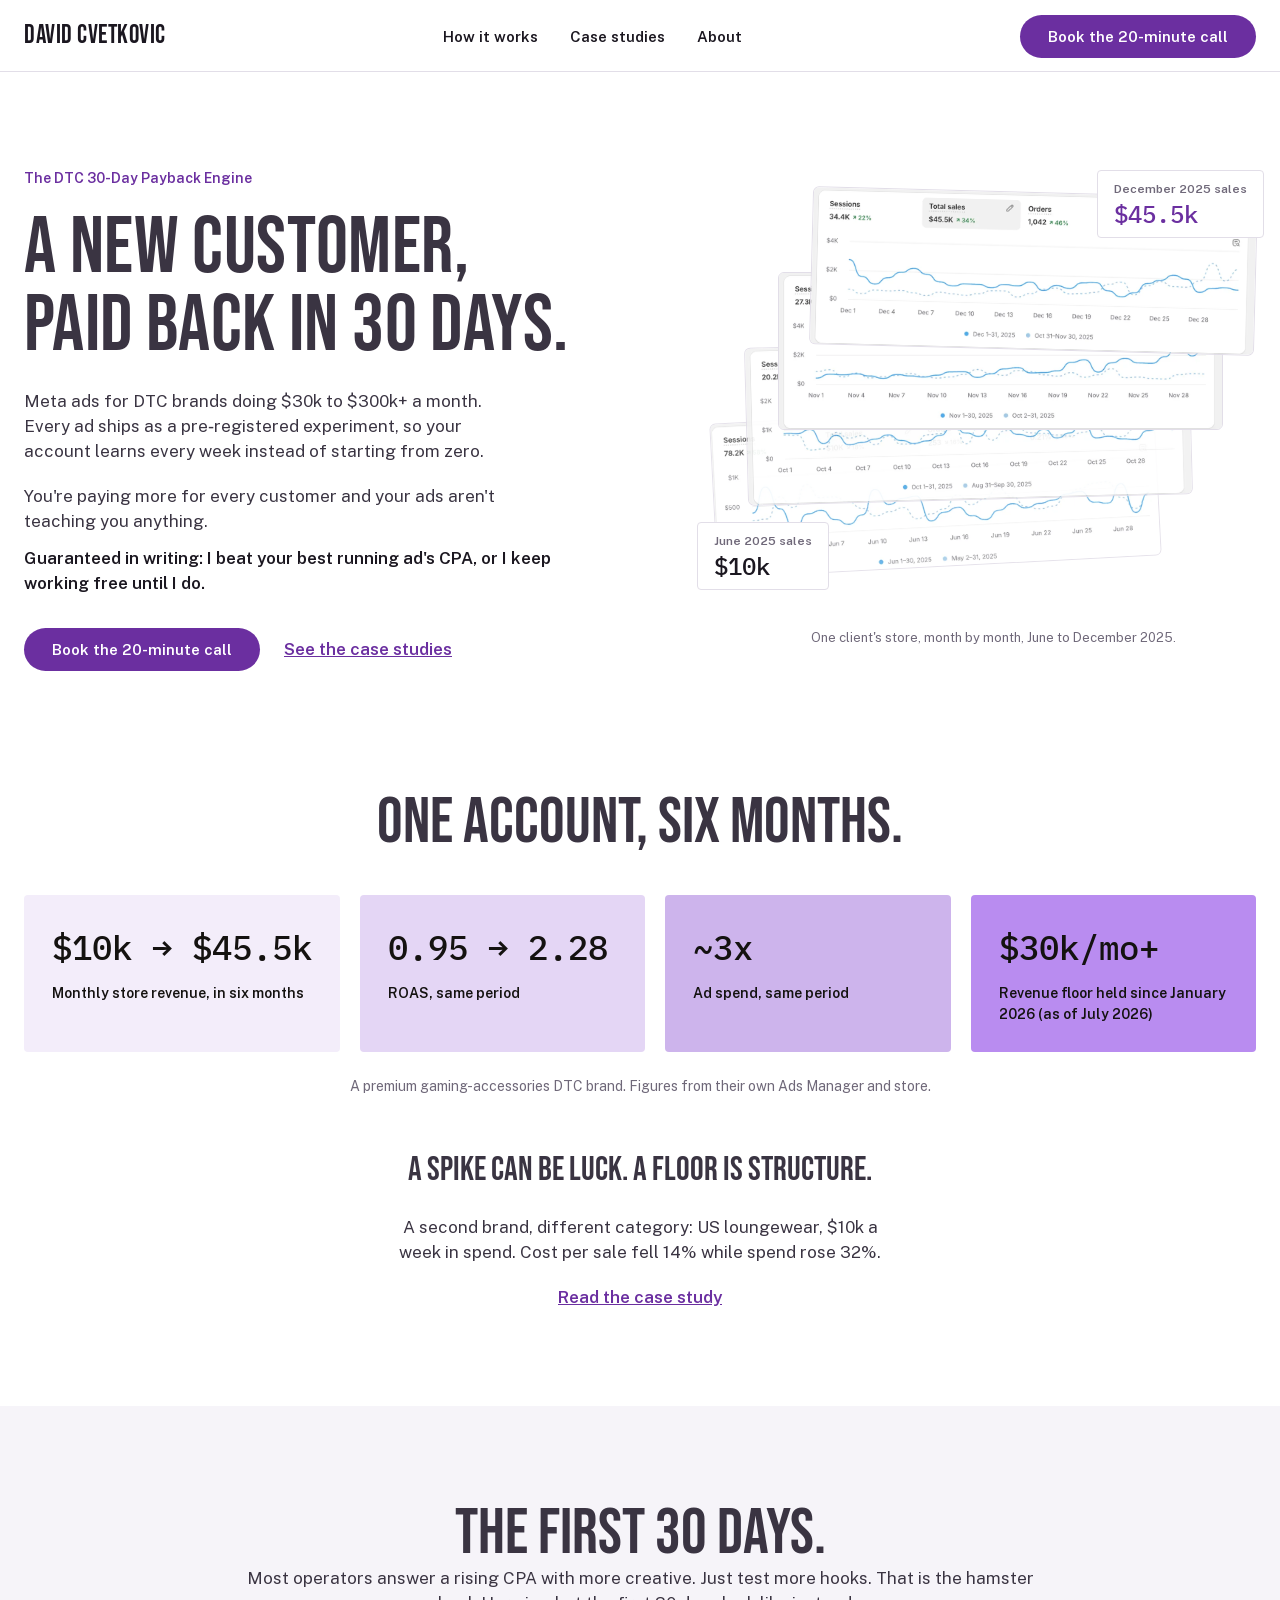
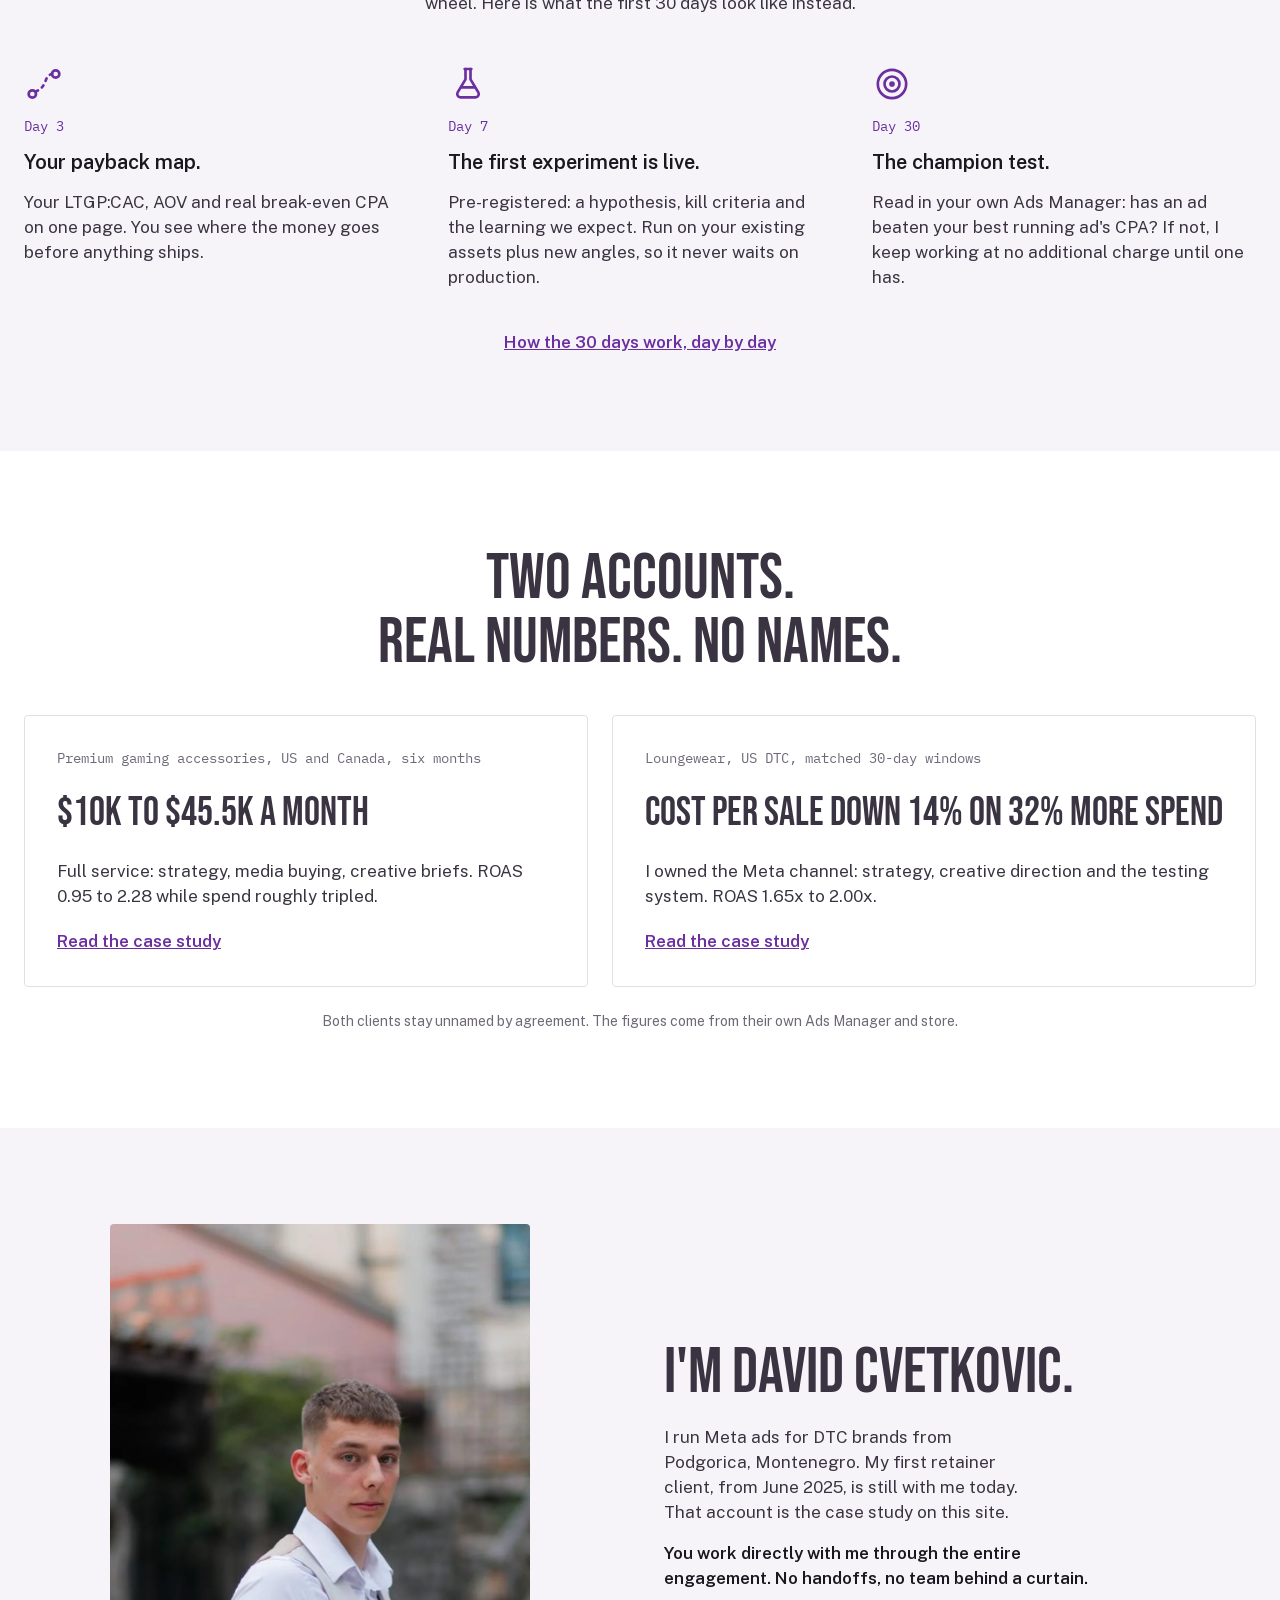
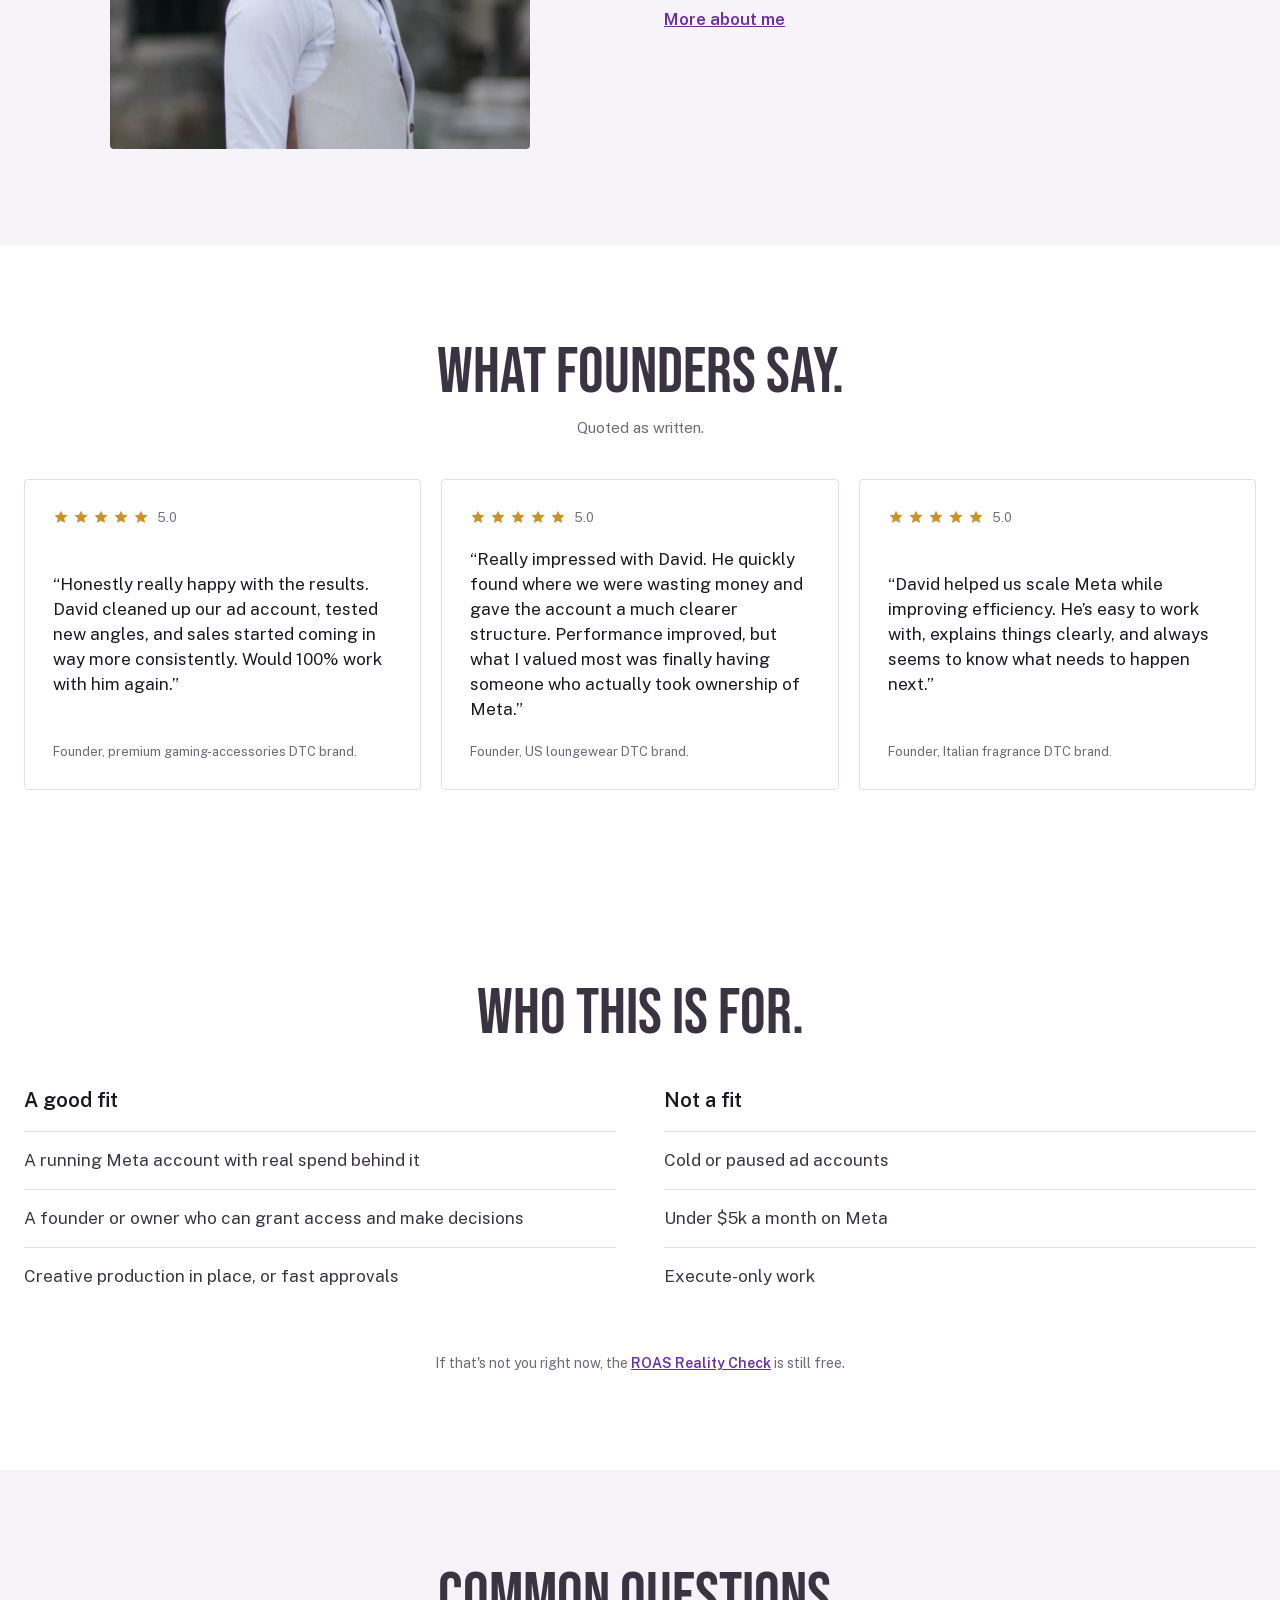
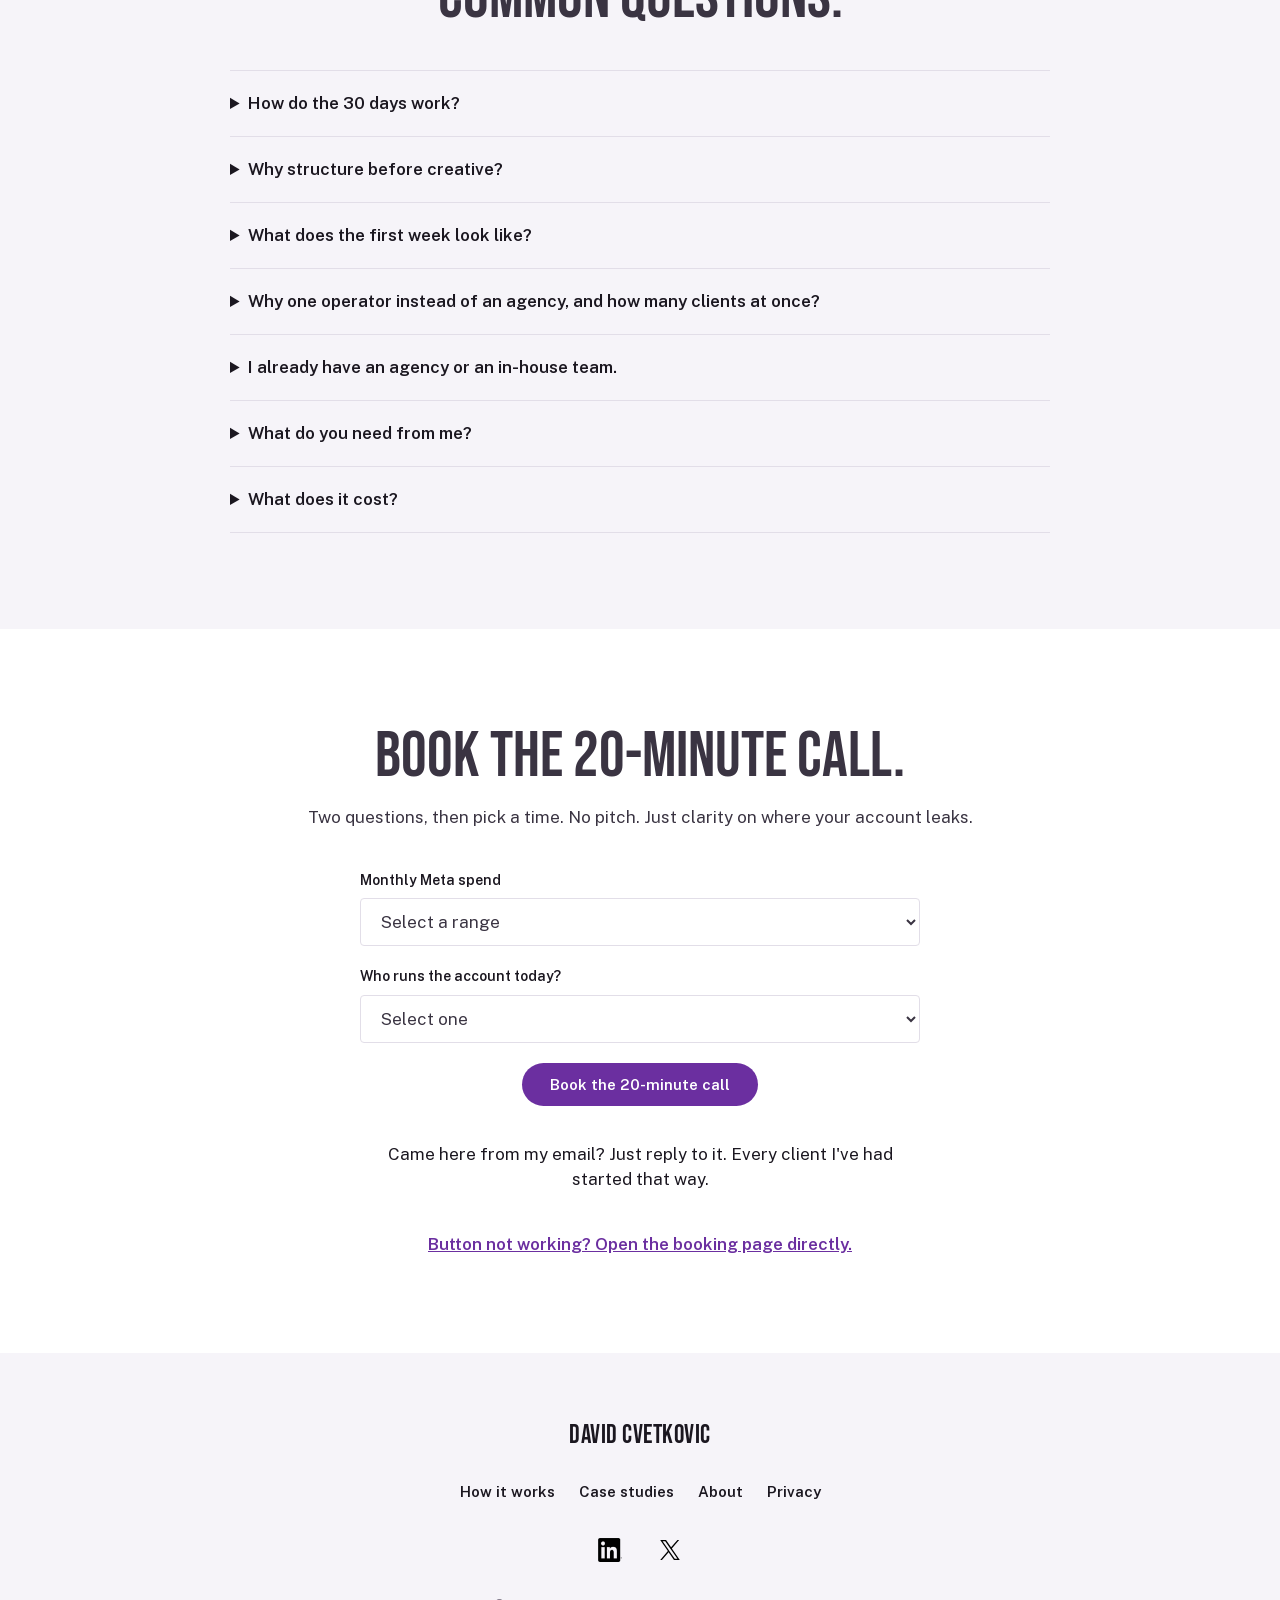
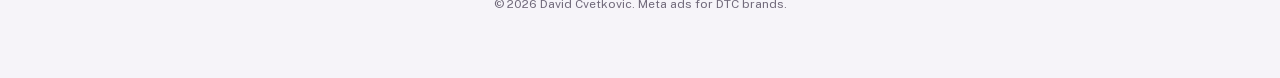
<file: index.html>
<!DOCTYPE html>
<html lang="en">
<head>
<meta charset="utf-8">
<meta name="viewport" content="width=device-width, initial-scale=1">
<title>David Cvetkovic · Meta ads for DTC brands, paid back in 30 days</title>
<meta name="description" content="Meta ads for DTC brands doing $30k to $300k+ a month. Guaranteed in writing: I beat your best running ad's CPA, or I keep working free until I do.">
<meta property="og:title" content="David Cvetkovic · Meta ads for DTC brands, paid back in 30 days">
<meta property="og:description" content="Meta ads for DTC brands doing $30k to $300k+ a month. Every ad ships as a pre-registered experiment. Guaranteed in writing: I beat your best running ad's CPA, or I keep working free until I do.">
<meta property="og:image" content="https://davidcvetko.com/og.png">
<meta property="og:type" content="website">
<meta property="og:url" content="https://davidcvetko.com/">
<meta name="twitter:card" content="summary_large_image">
<link rel="canonical" href="https://davidcvetko.com/">
<link rel="icon" href="favicon.png">
<link rel="apple-touch-icon" href="apple-touch-icon.png">
<link rel="stylesheet" href="fonts/fonts.css">
<link rel="stylesheet" href="css/site.css?v=20261011d">
<script type="application/ld+json">
{"@context":"https://schema.org","@graph":[
{"@type":"WebSite","name":"David Cvetkovic","url":"https://davidcvetko.com/"},
{"@type":"Person","name":"David Cvetkovic","url":"https://davidcvetko.com/","image":"https://davidcvetko.com/img/david-founder.webp","jobTitle":"Meta ads operator","address":{"@type":"PostalAddress","addressLocality":"Podgorica","addressCountry":"ME"},"sameAs":["https://www.linkedin.com/in/david-cvetkovic007","https://x.com/CvetkovicDavid"]}
]}
</script>
</head>
<body>

<a class="skip-link" href="#main">Skip to content</a>

<header class="site-header">
  <div class="wrap">
    <a class="wordmark" href="./">David Cvetkovic</a>
    <nav aria-label="Primary">
      <ul class="site-nav">
        <li><a href="/how-it-works/">How it works</a></li>
        <li><a href="/case-studies/">Case studies</a></li>
        <li><a href="/about/">About</a></li>
      </ul>
    </nav>
    <a class="btn" href="#contact">Book the 20-minute call</a>
  </div>
</header>

<main id="main">

  <!-- Hero -->
  <section class="hero">
    <div class="wrap">
      <div class="hero__split">
      <div class="hero__stack">
        <span class="kicker">The DTC 30-Day Payback Engine</span>
        <h1>A new customer,<br>paid back in 30 days.</h1>
        <div class="mproof">
          <p class="mproof__label">One client's store, monthly sales</p>
          <div class="mproof__row">
            <div><span class="mproof__fig">$10k</span><span class="mproof__when">June 2025</span></div>
            <span class="mproof__arrow">&#8594;</span>
            <div><span class="mproof__fig mproof__fig--end">$45.5k</span><span class="mproof__when">December 2025</span></div>
          </div>
          <img class="mproof__shot" src="/img/proof/store-2025-12-dec.webp" alt="Store dashboard, December 2025: total sales $45.5K, 1,042 orders" width="1200" height="422">
        </div>
        <p class="hero__subhead">Meta ads for DTC brands doing $30k to $300k+ a month. Every ad ships as a pre‑registered experiment, so your account learns every week instead of starting from zero.</p>
        <p class="hero__pain">You're paying more for every customer and your ads aren't teaching you anything.</p>
        <p class="hero__guarantee">Guaranteed in writing: I beat your best running ad's CPA, or I keep working free until I do.</p>
        <div class="cta-row">
          <a class="btn" href="#contact">Book the 20-minute call</a>
          <a class="text-link" href="/case-studies/">See the case studies</a>
        </div>
      </div>
      <div class="hero__proof" aria-label="Store dashboard, monthly total sales, June to December 2025, one client account">
        <div class="fan">
          <img class="fan__card" src="/img/proof/store-2025-06-jun.webp" alt="Store dashboard, June 2025: total sales $10K" width="1200" height="415">
          <img class="fan__card" src="/img/proof/store-2025-10-oct.webp" alt="Store dashboard, October 2025: total sales $20.4K" width="1200" height="422">
          <img class="fan__card" src="/img/proof/store-2025-11-nov.webp" alt="Store dashboard, November 2025: total sales $33.2K" width="1200" height="422">
          <img class="fan__card fan__card--top" src="/img/proof/store-2025-12-dec.webp" alt="Store dashboard, December 2025: total sales $45.5K, 1,042 orders" width="1200" height="422">
        <div class="fan__chip fan__chip--start" aria-hidden="true"><span class="fan__chip-label">June 2025 sales</span><span class="fan__chip-figure">$10k</span></div>
          <div class="fan__chip fan__chip--end" aria-hidden="true"><span class="fan__chip-label">December 2025 sales</span><span class="fan__chip-figure">$45.5k</span></div>
        </div>
        <p class="fan__caption">One client's store, month by month, June to December 2025.</p>
      </div>
      </div>
    </div>
  </section>

  <!-- Proof section -->
  <section class="section">
    <div class="wrap">
      <div class="text-col">
        <h2>One account, six months.</h2>
      </div>
      <div class="tile-grid">
        <div class="tile">
          <div class="tile__figure">$10k &#8594; $45.5k</div>
          <div class="tile__label">Monthly store revenue, in six months</div>
        </div>
        <div class="tile">
          <div class="tile__figure">0.95 &#8594; 2.28</div>
          <div class="tile__label">ROAS, same period</div>
        </div>
        <div class="tile">
          <div class="tile__figure">~3x</div>
          <div class="tile__label">Ad spend, same period</div>
        </div>
        <div class="tile">
          <div class="tile__figure">$30k/mo+</div>
          <div class="tile__label">Revenue floor held since January 2026 (as of July 2026)</div>
        </div>
      </div>
      <p class="attribution">A premium gaming-accessories DTC brand. Figures from their own Ads Manager and store.</p>
      <p class="closing-line">A spike can be luck. A floor is structure.</p>
      <p class="second-proof">A second brand, different category: US loungewear, $10k a week in spend. Cost per sale fell 14% while spend rose 32%.</p>
      <p class="closing-link"><a class="text-link" href="/case-studies/gaming-accessories/">Read the case study</a></p>
    </div>
  </section>

  <!-- How it works -->
  <section class="section section--alt">
    <div class="wrap">
      <div class="text-col">
        <h2>The first 30 days.</h2>
        <p>Most operators answer a rising CPA with more creative. Just test more hooks. That is the hamster wheel. Here is what the first 30 days look like instead.</p>
      </div>
      <div class="beats-grid">
        <div class="beat">
          <div class="icon-40" aria-hidden="true"><svg viewBox="0 0 24 24" fill="none" stroke="currentColor" stroke-width="1.6" stroke-linecap="round" stroke-linejoin="round"><circle cx="5" cy="18" r="2.2"/><circle cx="19" cy="6" r="2.2"/><path d="M7 16.5c3-1 5-3.5 6-6.5s3-4 4-4.2" stroke-dasharray="1.5 3"/></svg></div>
          <span class="beat__label">Day 3</span>
          <h3 class="beat__title">Your payback map.</h3>
          <p class="beat__body">Your LTGP:CAC, AOV and real break-even CPA on one page. You see where the money goes before anything ships.</p>
        </div>
        <div class="beat">
          <div class="icon-40" aria-hidden="true"><svg viewBox="0 0 24 24" fill="none" stroke="currentColor" stroke-width="1.6" stroke-linecap="round" stroke-linejoin="round"><path d="M10 3h4"/><path d="M10.5 3v6.2L5.8 17a2 2 0 0 0 1.7 3h9a2 2 0 0 0 1.7-3l-4.7-7.8V3"/><line x1="8" y1="14" x2="16" y2="14"/></svg></div>
          <span class="beat__label">Day 7</span>
          <h3 class="beat__title">The first experiment is live.</h3>
          <p class="beat__body">Pre-registered: a hypothesis, kill criteria and the learning we expect. Run on your existing assets plus new angles, so it never waits on production.</p>
        </div>
        <div class="beat">
          <div class="icon-40" aria-hidden="true"><svg viewBox="0 0 24 24" fill="none" stroke="currentColor" stroke-width="1.6" stroke-linecap="round" stroke-linejoin="round"><circle cx="12" cy="12" r="8.5"/><circle cx="12" cy="12" r="4.5"/><circle cx="12" cy="12" r="0.9"/></svg></div>
          <span class="beat__label">Day 30</span>
          <h3 class="beat__title">The champion test.</h3>
          <p class="beat__body">Read in your own Ads Manager: has an ad beaten your best running ad's CPA? If not, I keep working at no additional charge until one has.</p>
        </div>
      </div>
      <p class="beats-link"><a class="text-link" href="/how-it-works/">How the 30 days work, day by day</a></p>
    </div>
  </section>

  <!-- Case studies -->
  <section class="section">
    <div class="wrap">
      <div class="text-col">
        <h2>Two accounts.<br>Real numbers. No names.</h2>
      </div>
      <div class="case-grid">
        <div class="case-card">
          <p class="case-card__meta">Premium gaming accessories, US and Canada, six months</p>
          <p class="case-card__headline">$10k to $45.5k a month</p>
          <p class="case-card__body">Full service: strategy, media buying, creative briefs. ROAS 0.95 to 2.28 while spend roughly tripled.</p>
          <a class="text-link" href="/case-studies/gaming-accessories/">Read the case study</a>
        </div>
        <div class="case-card">
          <p class="case-card__meta">Loungewear, US DTC, matched 30-day windows</p>
          <p class="case-card__headline">Cost per sale down 14% on 32% more spend</p>
          <p class="case-card__body">I owned the Meta channel: strategy, creative direction and the testing system. ROAS 1.65x to 2.00x.</p>
          <a class="text-link" href="/case-studies/loungewear/">Read the case study</a>
        </div>
      </div>
      <p class="section-note">Both clients stay unnamed by agreement. The figures come from their own Ads Manager and store.</p>

    </div>
  </section>

  <!-- Founder -->
  <section class="section section--alt">
    <div class="wrap">
      <div class="founder-grid">
        <div class="founder__photo">
          <img src="/img/david-founder.webp" alt="David Cvetkovic, Meta ads operator, photographed in Podgorica" width="960" height="1200" loading="lazy">
        </div>
        <div class="founder__text">
          <h2>I'm David Cvetkovic.</h2>
          <p>I run Meta ads for DTC brands from Podgorica, Montenegro. My first retainer client, from June 2025, is still with me today. That account is the case study on this site.</p>
          <p class="strong">You work directly with me through the entire engagement. No handoffs, no team behind a curtain.</p>
          <a class="text-link" href="/about/">More about me</a>
        </div>
      </div>
    </div>
  </section>

  <section class="section testimonials" aria-labelledby="testimonials-h">
    <div class="wrap">
      <h2 id="testimonials-h">What founders say.</h2>
      <p class="section-intro">Quoted as written.</p>
      <div class="quote-grid">
        <blockquote class="quote">
          <div class="quote__rating" aria-hidden="true"><svg viewBox="0 0 24 24" fill="#C9922A"><path d="M12 2.5l2.9 6.3 6.9.7-5.2 4.6 1.6 6.8L12 17.6l-6.2 3.3 1.6-6.8-5.2-4.6 6.9-.7Z"/></svg><svg viewBox="0 0 24 24" fill="#C9922A"><path d="M12 2.5l2.9 6.3 6.9.7-5.2 4.6 1.6 6.8L12 17.6l-6.2 3.3 1.6-6.8-5.2-4.6 6.9-.7Z"/></svg><svg viewBox="0 0 24 24" fill="#C9922A"><path d="M12 2.5l2.9 6.3 6.9.7-5.2 4.6 1.6 6.8L12 17.6l-6.2 3.3 1.6-6.8-5.2-4.6 6.9-.7Z"/></svg><svg viewBox="0 0 24 24" fill="#C9922A"><path d="M12 2.5l2.9 6.3 6.9.7-5.2 4.6 1.6 6.8L12 17.6l-6.2 3.3 1.6-6.8-5.2-4.6 6.9-.7Z"/></svg><svg viewBox="0 0 24 24" fill="#C9922A"><path d="M12 2.5l2.9 6.3 6.9.7-5.2 4.6 1.6 6.8L12 17.6l-6.2 3.3 1.6-6.8-5.2-4.6 6.9-.7Z"/></svg><span>5.0</span></div>
          <p>&ldquo;Honestly really happy with the results. David cleaned up our ad account, tested new angles, and sales started coming in way more consistently. Would 100% work with him again.&rdquo;</p>
          <footer>Founder, premium gaming-accessories DTC brand.</footer>
        </blockquote>
        <blockquote class="quote">
          <div class="quote__rating" aria-hidden="true"><svg viewBox="0 0 24 24" fill="#C9922A"><path d="M12 2.5l2.9 6.3 6.9.7-5.2 4.6 1.6 6.8L12 17.6l-6.2 3.3 1.6-6.8-5.2-4.6 6.9-.7Z"/></svg><svg viewBox="0 0 24 24" fill="#C9922A"><path d="M12 2.5l2.9 6.3 6.9.7-5.2 4.6 1.6 6.8L12 17.6l-6.2 3.3 1.6-6.8-5.2-4.6 6.9-.7Z"/></svg><svg viewBox="0 0 24 24" fill="#C9922A"><path d="M12 2.5l2.9 6.3 6.9.7-5.2 4.6 1.6 6.8L12 17.6l-6.2 3.3 1.6-6.8-5.2-4.6 6.9-.7Z"/></svg><svg viewBox="0 0 24 24" fill="#C9922A"><path d="M12 2.5l2.9 6.3 6.9.7-5.2 4.6 1.6 6.8L12 17.6l-6.2 3.3 1.6-6.8-5.2-4.6 6.9-.7Z"/></svg><svg viewBox="0 0 24 24" fill="#C9922A"><path d="M12 2.5l2.9 6.3 6.9.7-5.2 4.6 1.6 6.8L12 17.6l-6.2 3.3 1.6-6.8-5.2-4.6 6.9-.7Z"/></svg><span>5.0</span></div>
          <p>“Really impressed with David. He quickly found where we were wasting money and gave the account a much clearer structure. Performance improved, but what I valued most was finally having someone who actually took ownership of Meta.”</p>
          <footer>Founder, US loungewear DTC brand.</footer>
        </blockquote>
        <blockquote class="quote">
          <div class="quote__rating" aria-hidden="true"><svg viewBox="0 0 24 24" fill="#C9922A"><path d="M12 2.5l2.9 6.3 6.9.7-5.2 4.6 1.6 6.8L12 17.6l-6.2 3.3 1.6-6.8-5.2-4.6 6.9-.7Z"/></svg><svg viewBox="0 0 24 24" fill="#C9922A"><path d="M12 2.5l2.9 6.3 6.9.7-5.2 4.6 1.6 6.8L12 17.6l-6.2 3.3 1.6-6.8-5.2-4.6 6.9-.7Z"/></svg><svg viewBox="0 0 24 24" fill="#C9922A"><path d="M12 2.5l2.9 6.3 6.9.7-5.2 4.6 1.6 6.8L12 17.6l-6.2 3.3 1.6-6.8-5.2-4.6 6.9-.7Z"/></svg><svg viewBox="0 0 24 24" fill="#C9922A"><path d="M12 2.5l2.9 6.3 6.9.7-5.2 4.6 1.6 6.8L12 17.6l-6.2 3.3 1.6-6.8-5.2-4.6 6.9-.7Z"/></svg><svg viewBox="0 0 24 24" fill="#C9922A"><path d="M12 2.5l2.9 6.3 6.9.7-5.2 4.6 1.6 6.8L12 17.6l-6.2 3.3 1.6-6.8-5.2-4.6 6.9-.7Z"/></svg><span>5.0</span></div>
          <p>“David helped us scale Meta while improving efficiency. He’s easy to work with, explains things clearly, and always seems to know what needs to happen next.”</p>
          <footer>Founder, Italian fragrance DTC brand.</footer>
        </blockquote>
      </div>
    </div>
  </section>

  <!-- Fit -->
  <section class="section">
    <div class="wrap">
      <div class="text-col">
        <h2>Who this is for.</h2>
      </div>
      <div class="fit-grid">
        <div class="fit-col">
          <h3>A good fit</h3>
          <ul class="fit-list">
            <li>A running Meta account with real spend behind it</li>
            <li>A founder or owner who can grant access and make decisions</li>
            <li>Creative production in place, or fast approvals</li>
          </ul>
        </div>
        <div class="fit-col">
          <h3>Not a fit</h3>
          <ul class="fit-list">
            <li>Cold or paused ad accounts</li>
            <li>Under $5k a month on Meta</li>
            <li>Execute-only work</li>
          </ul>
        </div>
      </div>
      <p class="fit-exit">If that's not you right now, the <a class="text-link" href="https://cvelq.github.io/roas-reality-check/?src=site" rel="noopener" target="_blank">ROAS Reality Check</a> is still free.</p>
    </div>
  </section>

  <!-- FAQ -->
  <section class="section section--alt">
    <div class="wrap">
      <div class="text-col">
        <h2>Common questions.</h2>
      </div>
      <div class="faq-list">
        <details class="faq-item">
          <summary>How do the 30 days work?</summary>
          <p>Day 3 you get your payback map. Day 7 the first pre-registered experiment is live. By day 30 the champion test has run in your own Ads Manager. If no ad has beaten your best running ad's CPA by then, I keep working at no additional charge until one has.</p>
        </details>
        <details class="faq-item">
          <summary>Why structure before creative?</summary>
          <p>Most Meta volatility is a structure problem, not a creative one. When every product has its own ad set, spend never pools, nothing gathers enough signal to scale, and every new test restarts the account from zero. Fix the structure and the same creative starts working.</p>
        </details>
        <details class="faq-item">
          <summary>What does the first week look like?</summary>
          <p>Access on day 1. I map where the money leaks: campaign structure, budget flow, which creatives have real signal behind them. Day 3 you see your numbers on one page. Nothing ships as a guess.</p>
        </details>
        <details class="faq-item">
          <summary>Why one operator instead of an agency, and how many clients at once?</summary>
          <p>You get me on every decision, and you keep everything I build: the payback math, the testing system, the experiment ledger. I cap at five clients total, two test seats at a time, one onboarding per cycle. If a seat is open when you're ready, it's yours. If not, you get the next start date.</p>
        </details>
        <details class="faq-item">
          <summary>I already have an agency or an in-house team.</summary>
          <p>Then I work beside them. The briefs go to whoever produces your creative, the debrief goes to whoever runs the account, and the experiment ledger is shared. What changes is that every test now ships with a hypothesis and a kill line, so the account learns instead of restarting.</p>
        </details>
        <details class="faq-item">
          <summary>What do you need from me?</summary>
          <p>Account access on day 1, answers within 48 hours, and someone who can approve. That is the whole list. The first experiment runs on assets you already have.</p>
        </details>
        <details class="faq-item">
          <summary>What does it cost?</summary>
          <p>It depends on the account, so I tell you the number on the call, after you have seen the guarantee in writing. No pricing pages, no packages.</p>
        </details>
      </div>
    </div>
  </section>

  <!-- Contact -->
  <section class="section" id="contact">
    <div class="wrap">
      <div class="contact-block">
        <h2>Book the 20-minute call.</h2>
        <p>Two questions, then pick a time. No pitch. Just clarity on where your account leaks.</p>

        <form class="contact-form" id="qualify-form">
          <div class="form-field">
            <label for="q1-spend">Monthly Meta spend</label>
            <select id="q1-spend" name="spend_range">
              <option value="">Select a range</option>
              <option value="Under $5k">Under $5k</option>
              <option value="$5k to $15k">$5k to $15k</option>
              <option value="$15k to $50k">$15k to $50k</option>
              <option value="$50k+">$50k+</option>
            </select>
          </div>
          <div class="form-field">
            <label for="q2-setup">Who runs the account today?</label>
            <select id="q2-setup" name="current_setup">
              <option value="">Select one</option>
              <option value="Me, the founder">Me, the founder</option>
              <option value="In-house team">In-house team</option>
              <option value="An agency">An agency</option>
              <option value="A freelancer">A freelancer</option>
            </select>
          </div>
          <button type="submit" class="btn" id="book-call">Book the 20-minute call</button>
          <p class="reply-path">Came here from my email? Just reply to it. Every client I've had started that way.</p>
          <p class="booking-fallback"><a class="text-link" id="calendly-direct" href="https://calendly.com/cvetkovicd050/20">Button not working? Open the booking page directly.</a></p>
        </form>

        <!-- The button redirects to the hosted Calendly booking page with
             the two answers + attribution as prefill params. Nothing from
             Calendly (script, iframe, preconnect) ever loads on this site. -->
      </div>
    </div>
  </section>

</main>

<footer class="site-footer">
  <div class="wrap">
    <a class="wordmark" href="./">David Cvetkovic</a>
    <ul class="footer-links">
      <li><a href="/how-it-works/">How it works</a></li>
      <li><a href="/case-studies/">Case studies</a></li>
      <li><a href="/about/">About</a></li>
      <li><a href="/privacy/">Privacy</a></li>
    </ul>
    <div class="social-row">
      <a class="social-linkedin" href="https://www.linkedin.com/in/david-cvetkovic007" rel="me noopener" target="_blank"><img src="img/linkedin-inbug-black.png" alt="David Cvetkovic on LinkedIn"></a>
      <a class="social-x" href="https://x.com/CvetkovicDavid" rel="me noopener" target="_blank"><img src="img/x-logo-black.svg" alt="David Cvetkovic on X"></a>
    </div>
    <p class="footer-note">&copy; 2026 David Cvetkovic. Meta ads for DTC brands.</p>
  </div>
</footer>

<!-- Cloudflare Web Analytics (cookieless) --><script type="module" src="https://static.cloudflareinsights.com/beacon.min.js" data-cf-beacon='{"token": "e290ee9acd9e40139a2e76483b6146a0"}'></script>
<script src="js/site.js"></script>
</body>
</html>
</file>
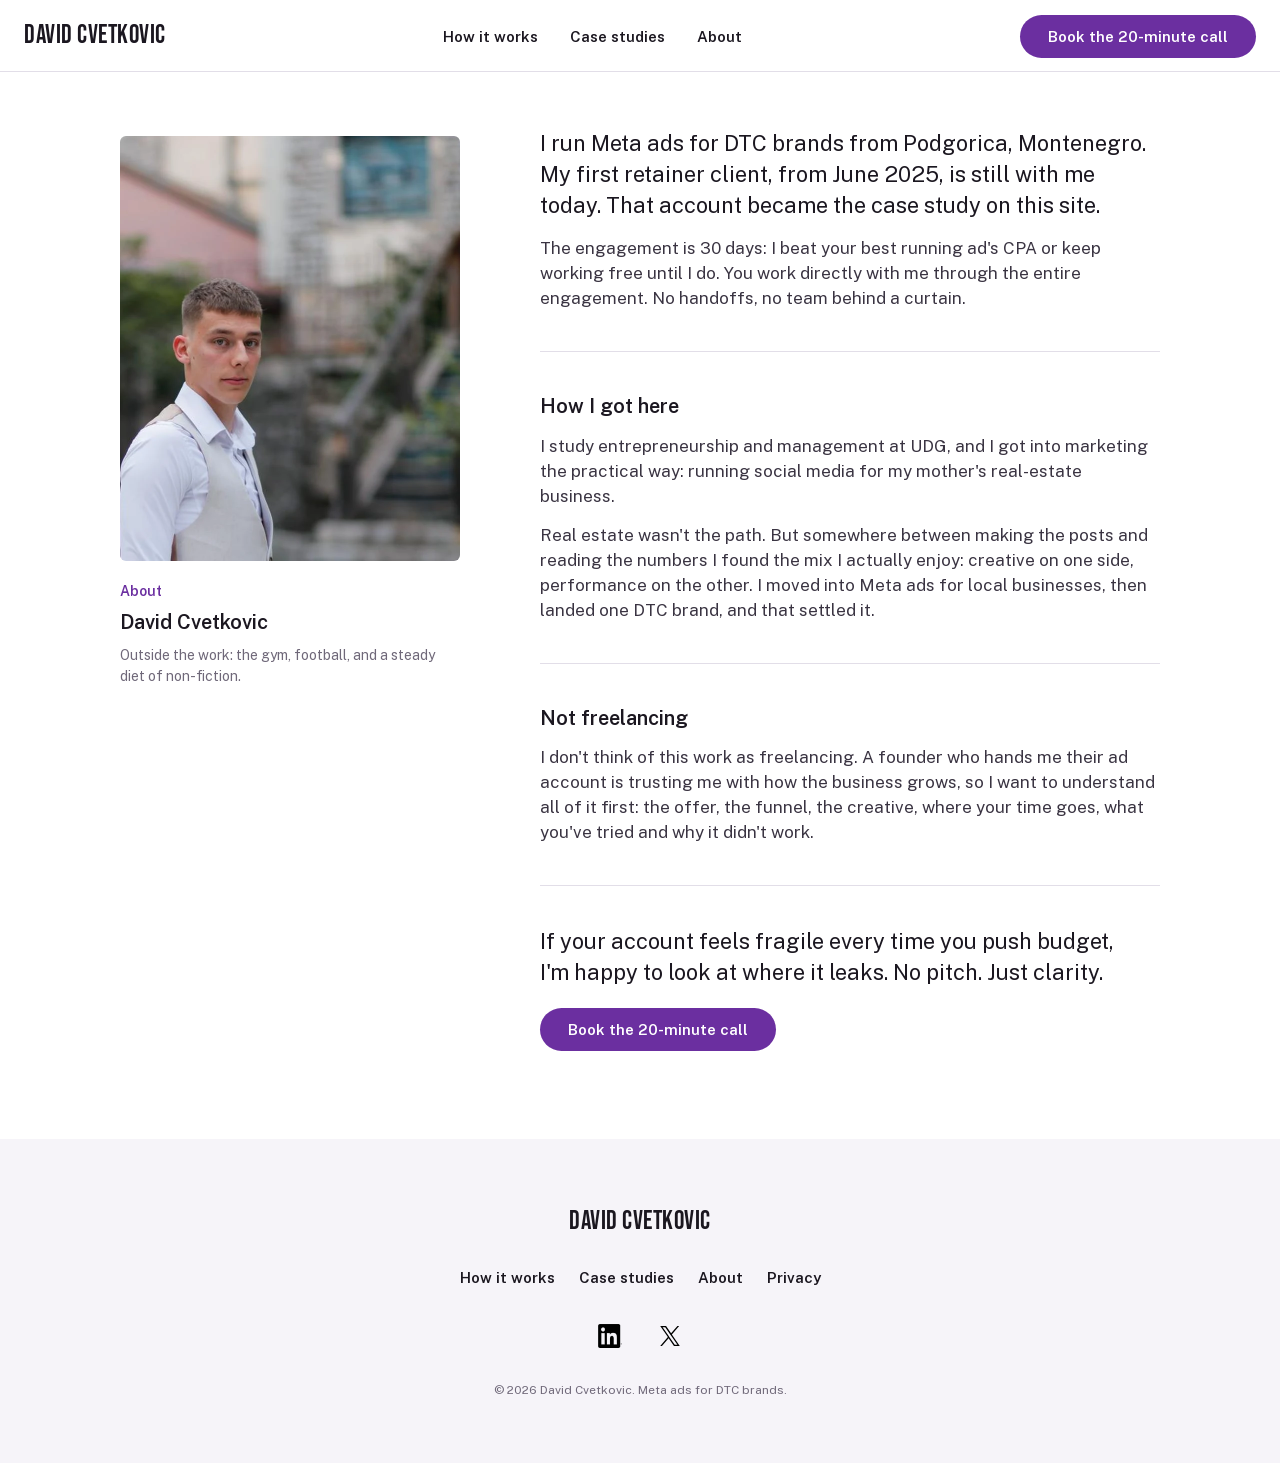
<file: about/index.html>
<!DOCTYPE html>
<html lang="en">
<head>
<meta charset="utf-8">
<meta name="viewport" content="width=device-width, initial-scale=1">
<title>About · David Cvetkovic</title>
<meta name="description" content="How I got here: from social posts for a family business to running Meta ad accounts for DTC brands as a growth partner.">
<meta property="og:title" content="About · David Cvetkovic">
<meta property="og:description" content="How I got here: from social posts for a family business to running Meta ad accounts for DTC brands as a growth partner.">
<meta property="og:image" content="https://davidcvetko.com/og.png">
<meta property="og:type" content="website">
<meta property="og:url" content="https://davidcvetko.com/about/">
<meta name="twitter:card" content="summary_large_image">
<link rel="canonical" href="https://davidcvetko.com/about/">
<link rel="icon" href="/favicon.png">
<link rel="apple-touch-icon" href="/apple-touch-icon.png">
<link rel="stylesheet" href="/fonts/fonts.css">
<link rel="stylesheet" href="/css/site.css?v=20261011d">
<script type="application/ld+json">
{"@context":"https://schema.org","@graph":[
{"@type":"WebSite","name":"David Cvetkovic","url":"https://davidcvetko.com/"},
{"@type":"Person","name":"David Cvetkovic","url":"https://davidcvetko.com/","image":"https://davidcvetko.com/img/david-founder.webp","jobTitle":"Meta ads operator","address":{"@type":"PostalAddress","addressLocality":"Podgorica","addressCountry":"ME"},"sameAs":["https://www.linkedin.com/in/david-cvetkovic007","https://x.com/CvetkovicDavid"]}
]}
</script>
</head>
<body>

<a class="skip-link" href="#main">Skip to content</a>

<header class="site-header">
  <div class="wrap">
    <a class="wordmark" href="/">David Cvetkovic</a>
    <nav aria-label="Primary">
      <ul class="site-nav">
        <li><a href="/how-it-works/">How it works</a></li>
        <li><a href="/case-studies/">Case studies</a></li>
        <li><a href="/about/" aria-current="page">About</a></li>
      </ul>
    </nav>
    <a class="btn" href="/#contact">Book the 20-minute call</a>
  </div>
</header>

<main id="main">

  <section class="section about-page">
    <div class="wrap">
      <div class="about-layout">

        <aside class="about-side">
          <div class="about-photo"><img src="/img/david-about.webp?v=6" alt="David Cvetkovic" width="880" loading="lazy"></div>
          <span class="kicker">About</span>
          <h1 class="about-name">David Cvetkovic</h1>
          <p class="text-small-muted">Outside the work: the gym, football, and a steady diet of non-fiction.</p>
        </aside>

        <div class="about-body">
          <div class="story-block about-lede">
            <p class="about-lede__p">I run Meta ads for DTC brands from Podgorica, Montenegro. My first retainer client, from June 2025, is still with me today. That account became the case study on this site.</p>
            <p>The engagement is 30 days: I beat your best running ad's CPA or keep working free until I do. You work directly with me through the entire engagement. No handoffs, no team behind a curtain.</p>
          </div>
          <div class="story-block">
            <h3>How I got here</h3>
            <p>I study entrepreneurship and management at UDG, and I got into marketing the practical way: running social media for my mother's real-estate business.</p>
            <p>Real estate wasn't the path. But somewhere between making the posts and reading the numbers I found the mix I actually enjoy: creative on one side, performance on the other. I moved into Meta ads for local businesses, then landed one DTC brand, and that settled it.</p>
          </div>
          <div class="story-block">
            <h3>Not freelancing</h3>
            <p>I don't think of this work as freelancing. A founder who hands me their ad account is trusting me with how the business grows, so I want to understand all of it first: the offer, the funnel, the creative, where your time goes, what you've tried and why it didn't work.</p>
          </div>
          <div class="story-block about-signoff" id="contact">
            <p class="about-lede__p">If your account feels fragile every time you push budget, I'm happy to look at where it leaks. No pitch. Just clarity.</p>
            <p style="margin-top: 20px;"><a class="btn" href="/#contact">Book the 20-minute call</a></p>
          </div>
        </div>

      </div>
    </div>
  </section>

</main>

<footer class="site-footer">
  <div class="wrap">
    <a class="wordmark" href="/">David Cvetkovic</a>
    <ul class="footer-links">
      <li><a href="/how-it-works/">How it works</a></li>
      <li><a href="/case-studies/">Case studies</a></li>
      <li><a href="/about/" aria-current="page">About</a></li>
      <li><a href="/privacy/">Privacy</a></li>
    </ul>
    <div class="social-row">
      <a class="social-linkedin" href="https://www.linkedin.com/in/david-cvetkovic007" rel="me noopener" target="_blank"><img src="/img/linkedin-inbug-black.png" alt="David Cvetkovic on LinkedIn"></a>
      <a class="social-x" href="https://x.com/CvetkovicDavid" rel="me noopener" target="_blank"><img src="/img/x-logo-black.svg" alt="David Cvetkovic on X"></a>
    </div>
    <p class="footer-note">&copy; 2026 David Cvetkovic. Meta ads for DTC brands.</p>
  </div>
</footer>

<!-- Cloudflare Web Analytics (cookieless) --><script type="module" src="https://static.cloudflareinsights.com/beacon.min.js" data-cf-beacon='{"token": "e290ee9acd9e40139a2e76483b6146a0"}'></script>
<script src="/js/site.js"></script>
</body>
</html>
</file>
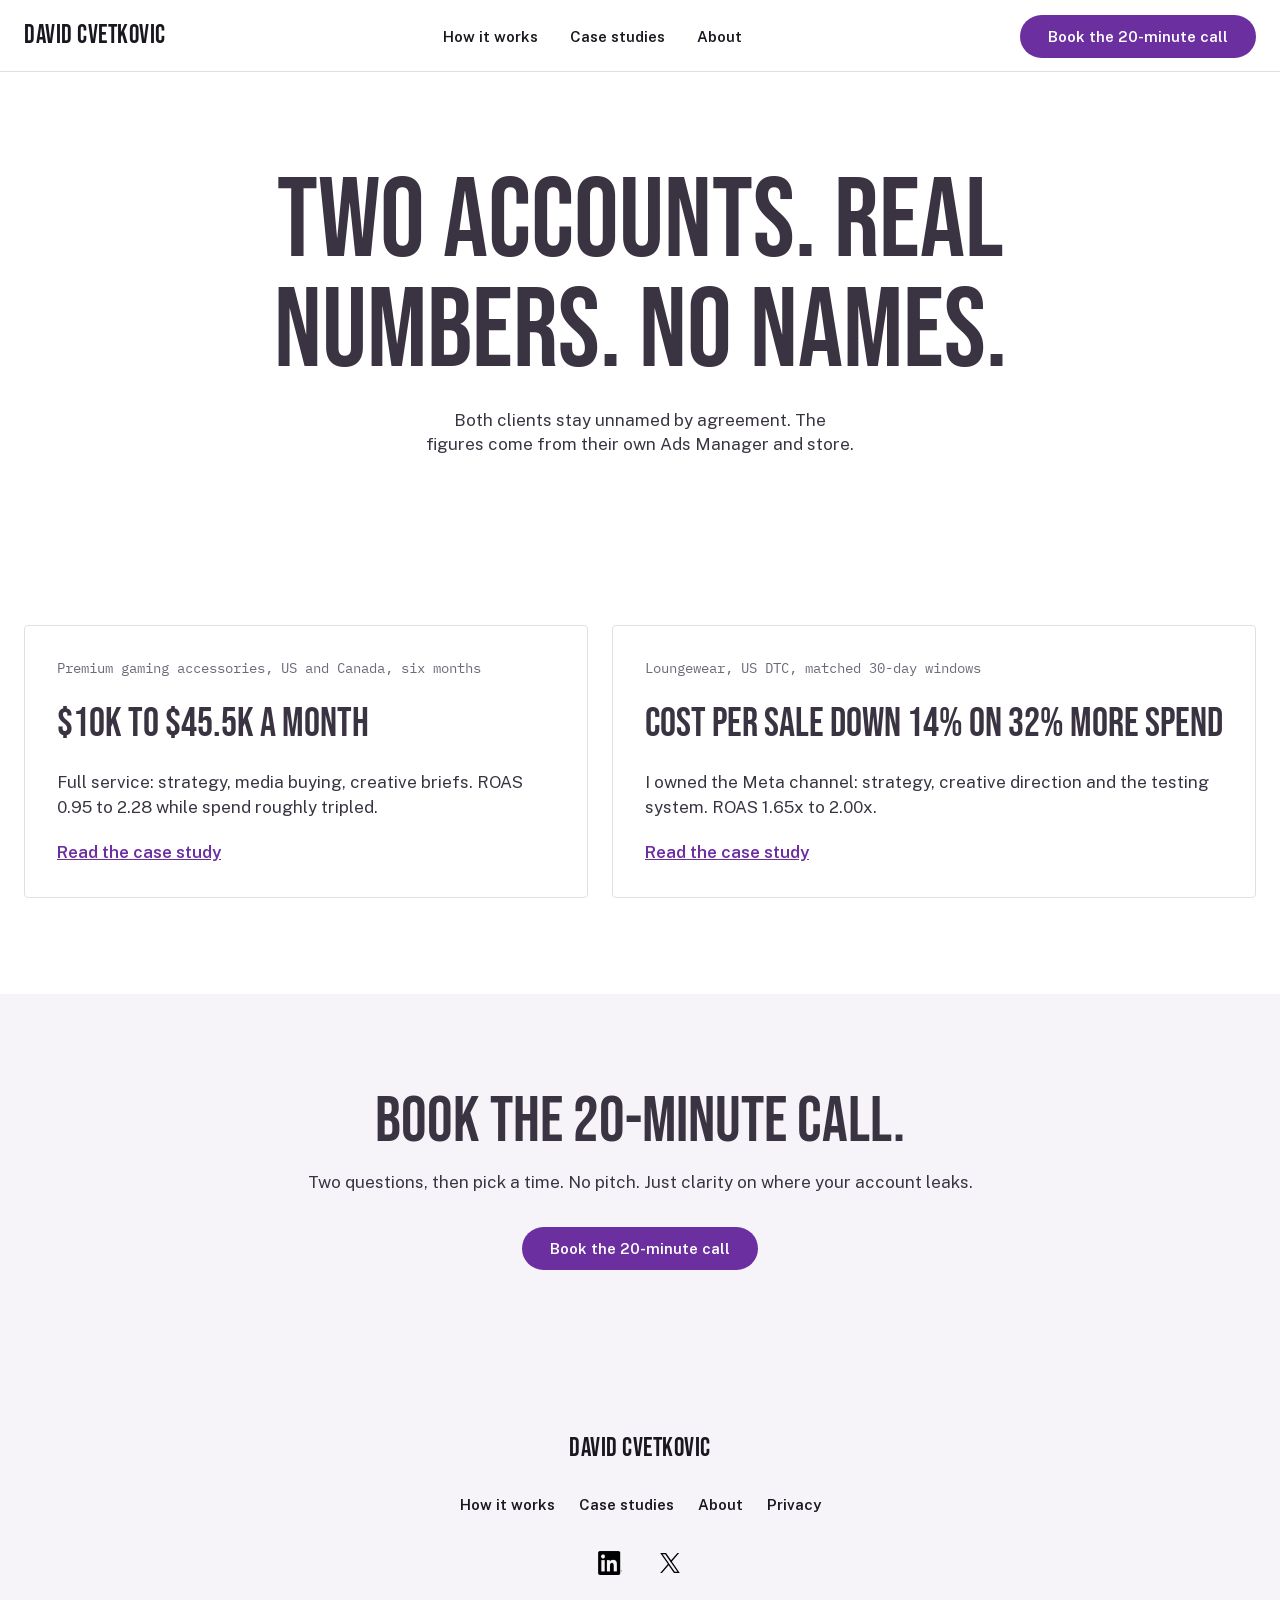
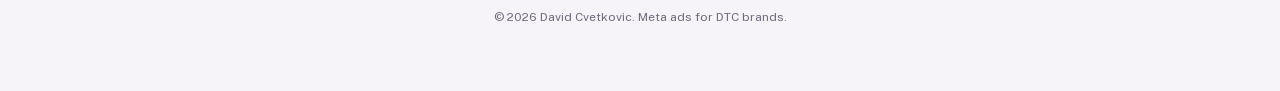
<file: case-studies/index.html>
<!DOCTYPE html>
<html lang="en">
<head>
<meta charset="utf-8">
<meta name="viewport" content="width=device-width, initial-scale=1">
<title>Case studies · David Cvetkovic</title>
<meta name="description" content="Two DTC accounts, real numbers, no names. Premium gaming accessories and loungewear, both with figures from their own Ads Manager and store.">
<meta property="og:title" content="Case studies · David Cvetkovic">
<meta property="og:description" content="Two DTC accounts, real numbers, no names. Premium gaming accessories and loungewear, both with figures from their own Ads Manager and store.">
<meta property="og:image" content="https://davidcvetko.com/og.png">
<meta property="og:type" content="website">
<meta property="og:url" content="https://davidcvetko.com/case-studies/">
<meta name="twitter:card" content="summary_large_image">
<link rel="canonical" href="https://davidcvetko.com/case-studies/">
<link rel="icon" href="/favicon.png">
<link rel="apple-touch-icon" href="/apple-touch-icon.png">
<link rel="stylesheet" href="/fonts/fonts.css">
<link rel="stylesheet" href="/css/site.css?v=20261011d">
</head>
<body>

<a class="skip-link" href="#main">Skip to content</a>

<header class="site-header">
  <div class="wrap">
    <a class="wordmark" href="/">David Cvetkovic</a>
    <nav aria-label="Primary">
      <ul class="site-nav">
        <li><a href="/how-it-works/">How it works</a></li>
        <li><a href="/case-studies/" aria-current="page">Case studies</a></li>
        <li><a href="/about/">About</a></li>
      </ul>
    </nav>
    <a class="btn" href="/#contact">Book the 20-minute call</a>
  </div>
</header>

<main id="main">

  <section class="page-hero">
    <div class="wrap">
      <div class="text-col">
        <h1>Two accounts. Real numbers. No names.</h1>
        <p>Both clients stay unnamed by agreement. The figures come from their own Ads Manager and store.</p>
      </div>
    </div>
  </section>

  <section class="section">
    <div class="wrap">
      <div class="case-grid">
        <div class="case-card">
          <p class="case-card__meta">Premium gaming accessories, US and Canada, six months</p>
          <p class="case-card__headline">$10k to $45.5k a month</p>
          <p class="case-card__body">Full service: strategy, media buying, creative briefs. ROAS 0.95 to 2.28 while spend roughly tripled.</p>
          <a class="text-link" href="/case-studies/gaming-accessories/">Read the case study</a>
        </div>
        <div class="case-card">
          <p class="case-card__meta">Loungewear, US DTC, matched 30-day windows</p>
          <p class="case-card__headline">Cost per sale down 14% on 32% more spend</p>
          <p class="case-card__body">I owned the Meta channel: strategy, creative direction and the testing system. ROAS 1.65x to 2.00x.</p>
          <a class="text-link" href="/case-studies/loungewear/">Read the case study</a>
        </div>
      </div>
    </div>
  </section>

  <section class="section section--alt" id="contact">
    <div class="wrap">
      <div class="contact-block">
        <h2>Book the 20-minute call.</h2>
        <p>Two questions, then pick a time. No pitch. Just clarity on where your account leaks.</p>
        <p style="margin-top: 32px;"><a class="btn" href="/#contact">Book the 20-minute call</a></p>
      </div>
    </div>
  </section>

</main>

<footer class="site-footer">
  <div class="wrap">
    <a class="wordmark" href="/">David Cvetkovic</a>
    <ul class="footer-links">
      <li><a href="/how-it-works/">How it works</a></li>
      <li><a href="/case-studies/" aria-current="page">Case studies</a></li>
      <li><a href="/about/">About</a></li>
      <li><a href="/privacy/">Privacy</a></li>
    </ul>
    <div class="social-row">
      <a class="social-linkedin" href="https://www.linkedin.com/in/david-cvetkovic007" rel="me noopener" target="_blank"><img src="/img/linkedin-inbug-black.png" alt="David Cvetkovic on LinkedIn"></a>
      <a class="social-x" href="https://x.com/CvetkovicDavid" rel="me noopener" target="_blank"><img src="/img/x-logo-black.svg" alt="David Cvetkovic on X"></a>
    </div>
    <p class="footer-note">&copy; 2026 David Cvetkovic. Meta ads for DTC brands.</p>
  </div>
</footer>

<!-- Cloudflare Web Analytics (cookieless) --><script type="module" src="https://static.cloudflareinsights.com/beacon.min.js" data-cf-beacon='{"token": "e290ee9acd9e40139a2e76483b6146a0"}'></script>
<script src="/js/site.js"></script>
</body>
</html>
</file>
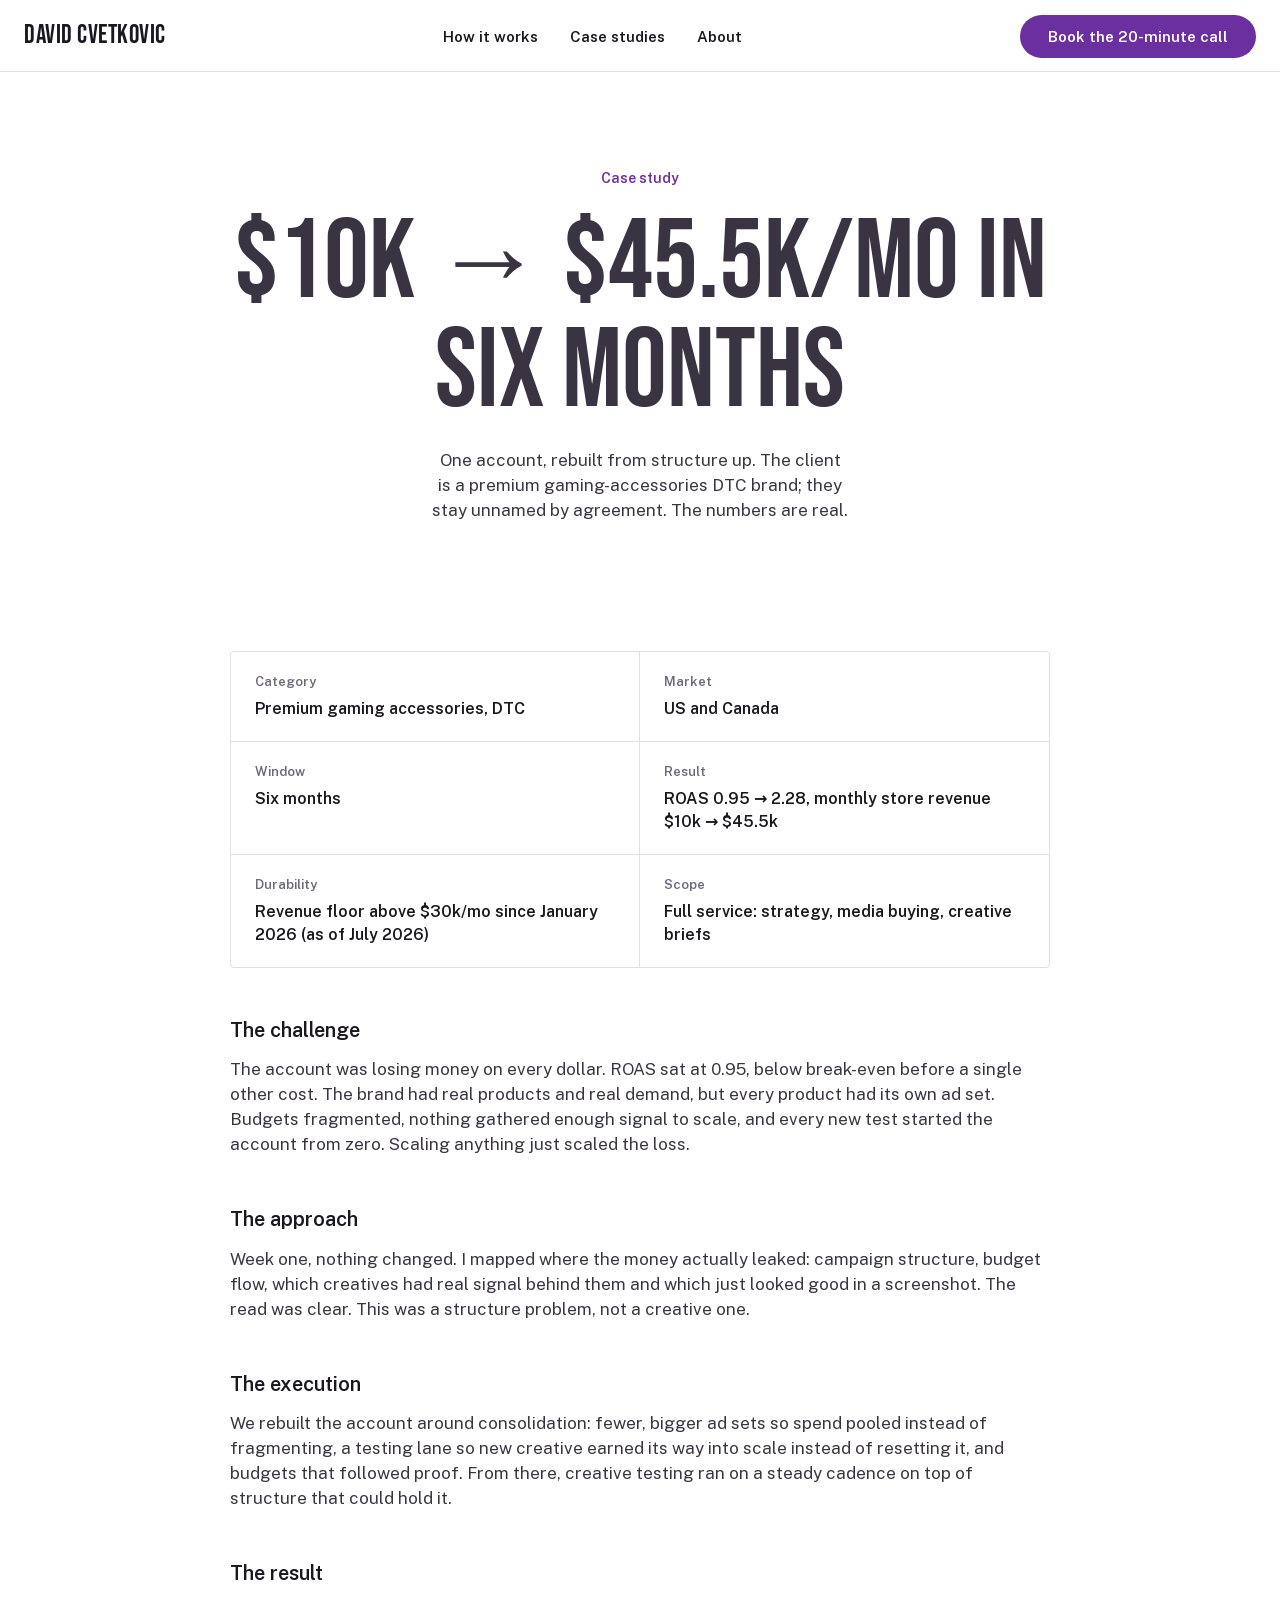
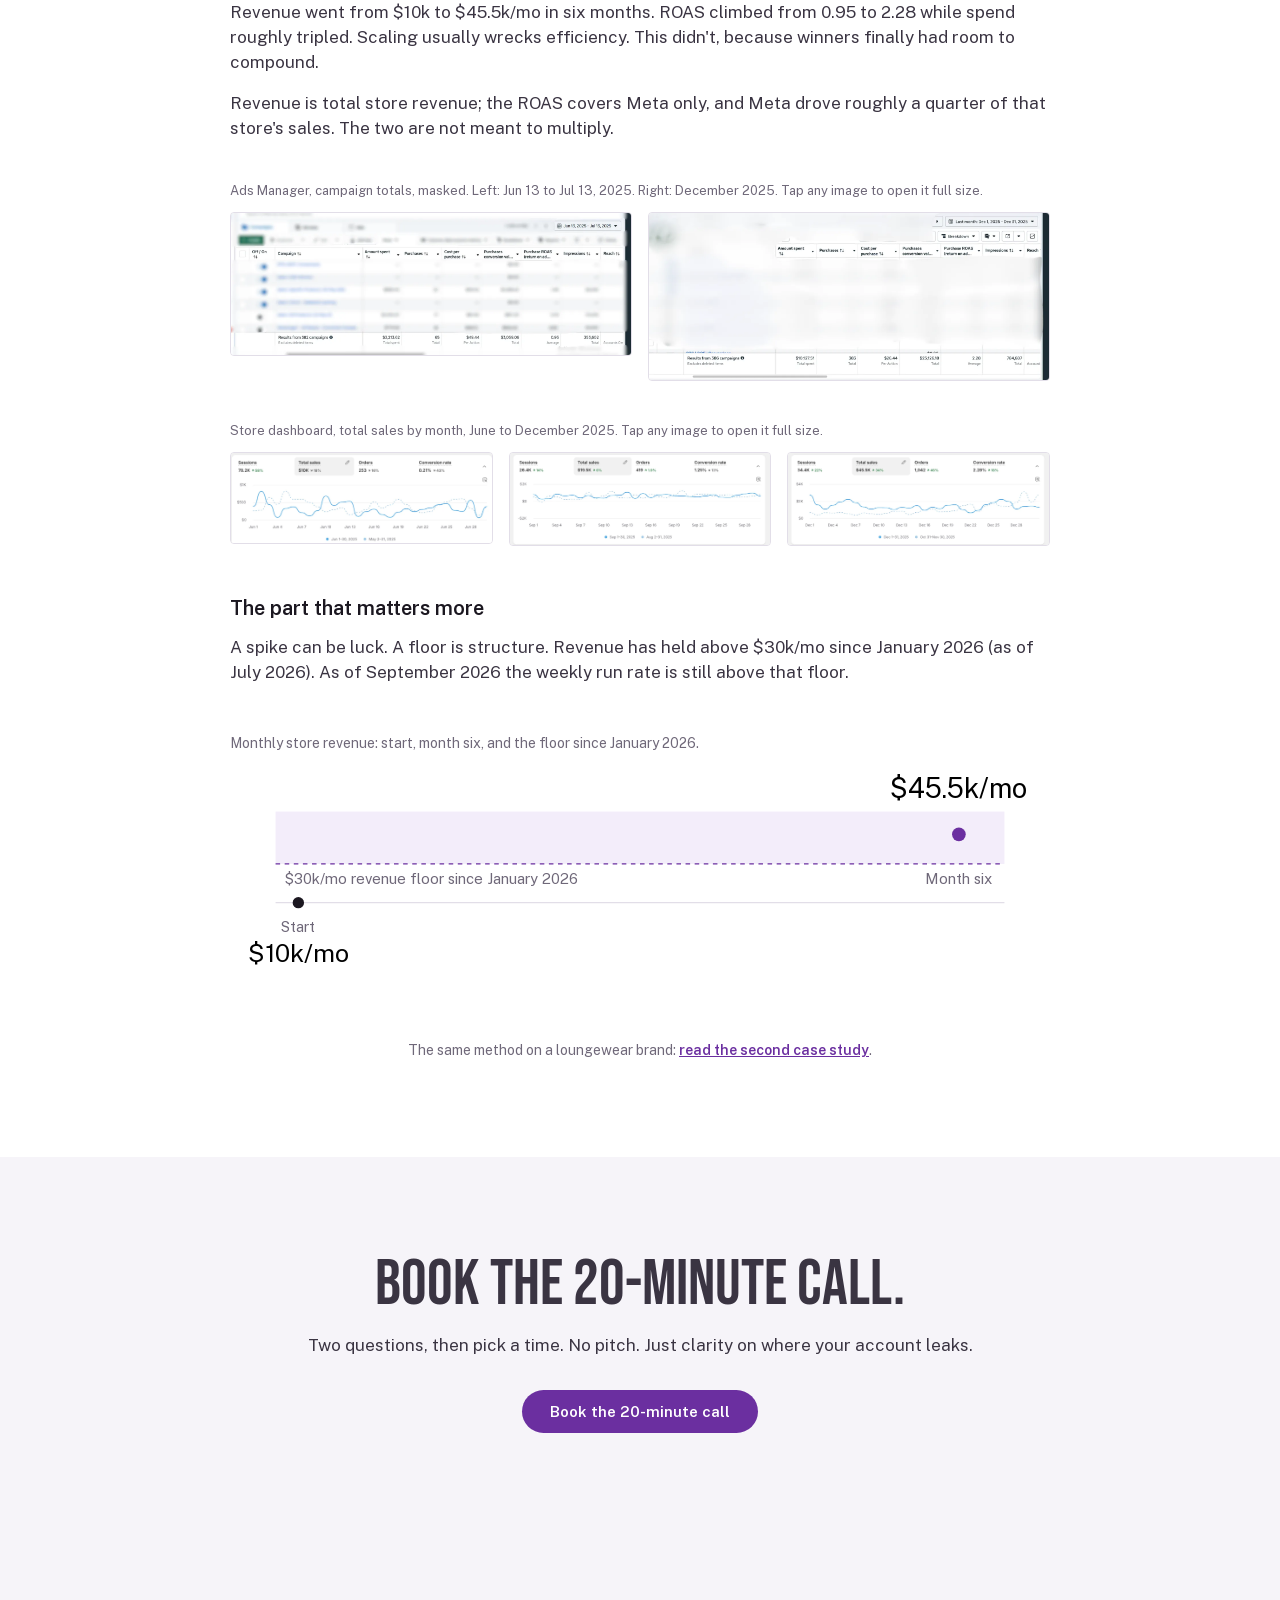
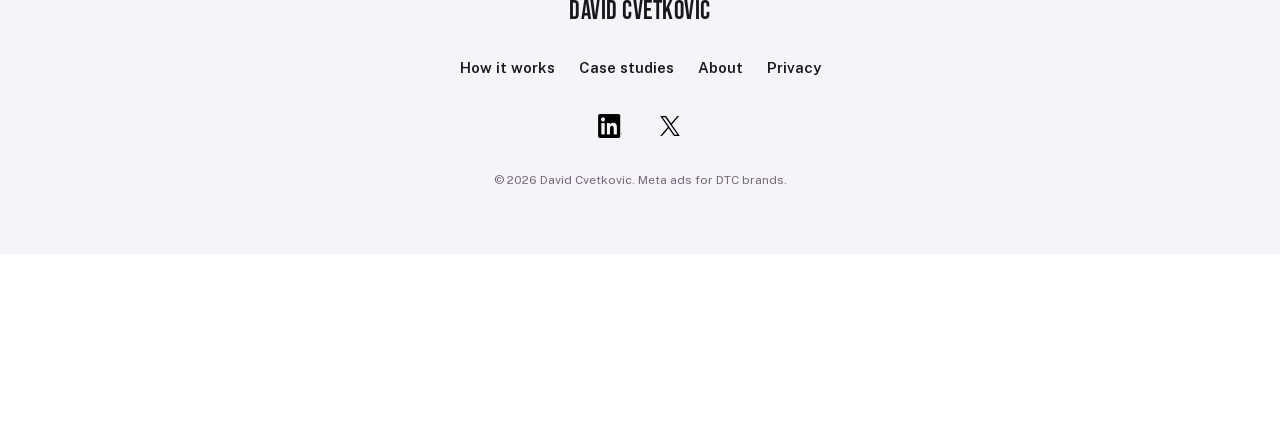
<file: case-study/index.html>
<!DOCTYPE html>
<html lang="en">
<head>
<meta charset="utf-8">
<meta http-equiv="refresh" content="0; url=/case-studies/gaming-accessories/">
<link rel="canonical" href="https://davidcvetko.com/case-studies/gaming-accessories/">
<title>Case Study · David Cvetkovic</title>
</head>
<body>
<p>This page moved. <a href="/case-studies/gaming-accessories/">Continue to the case study.</a></p>
</body>
</html>
</file>
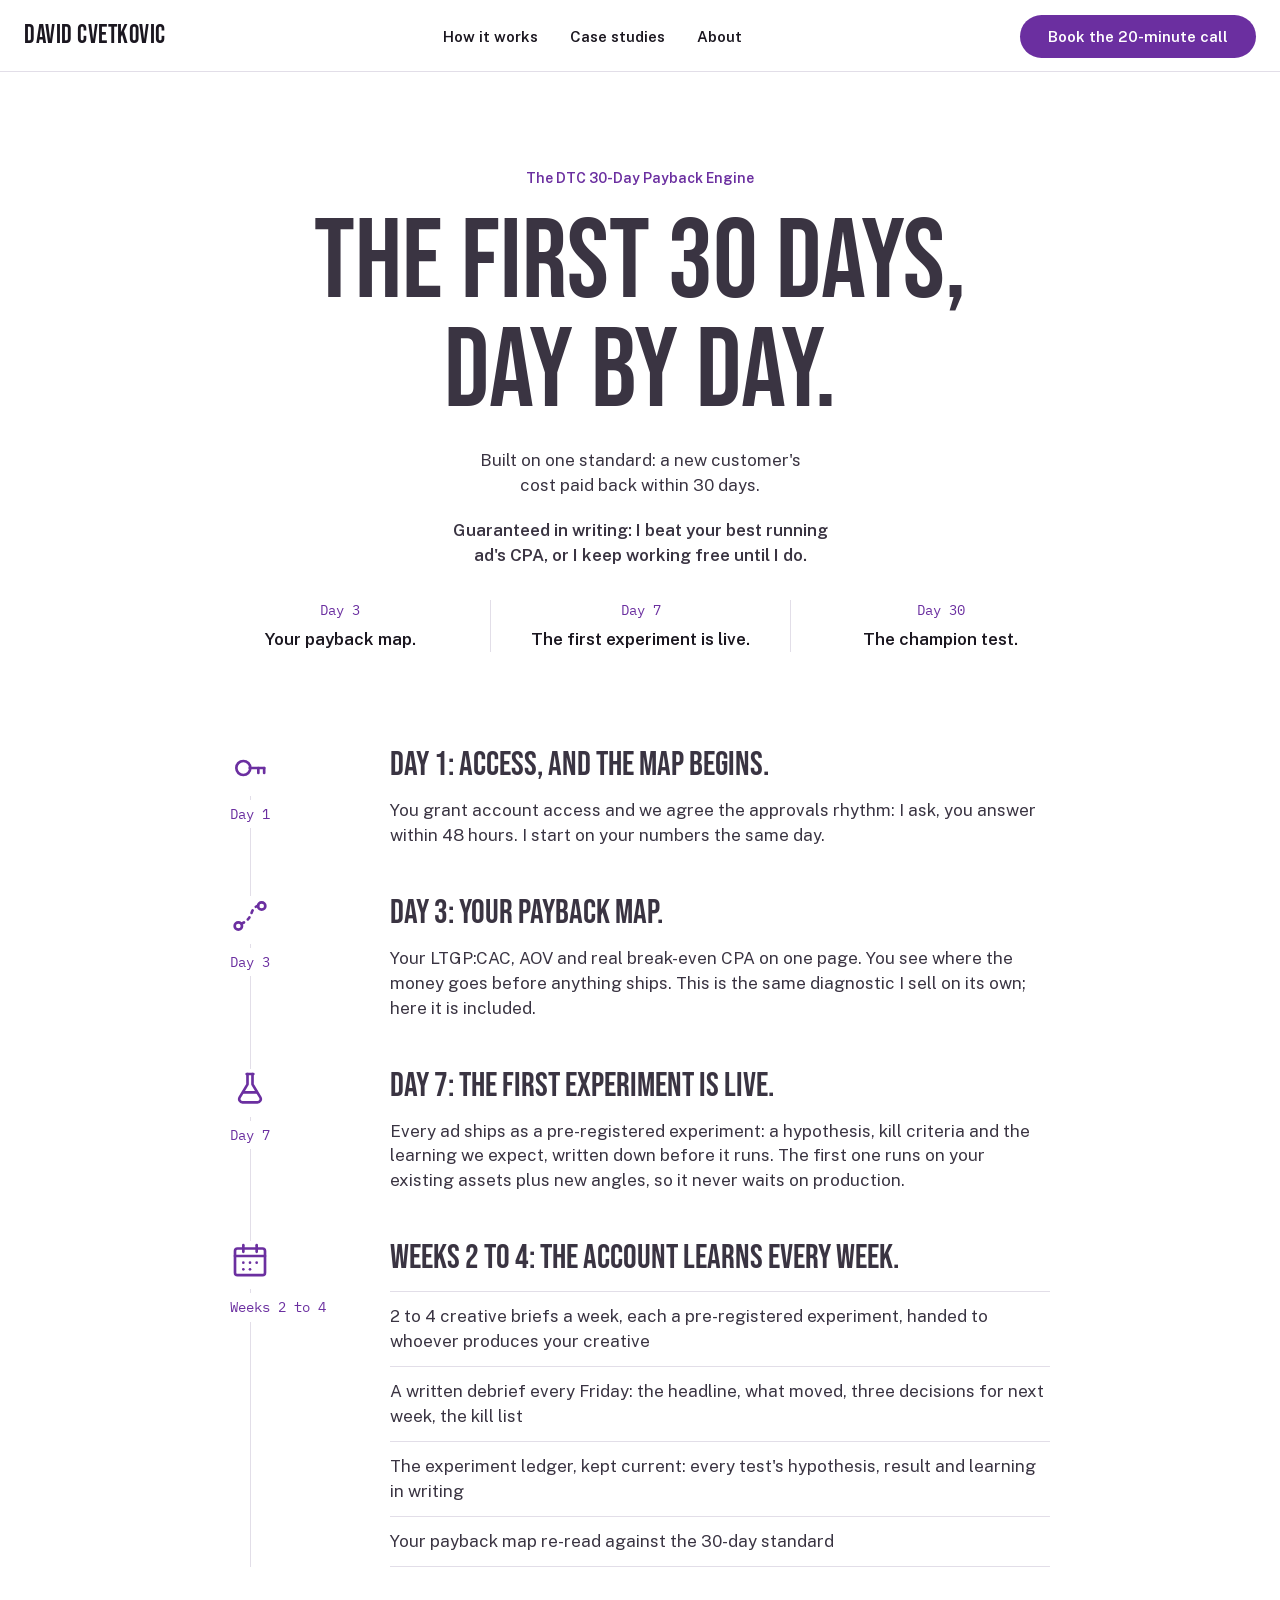
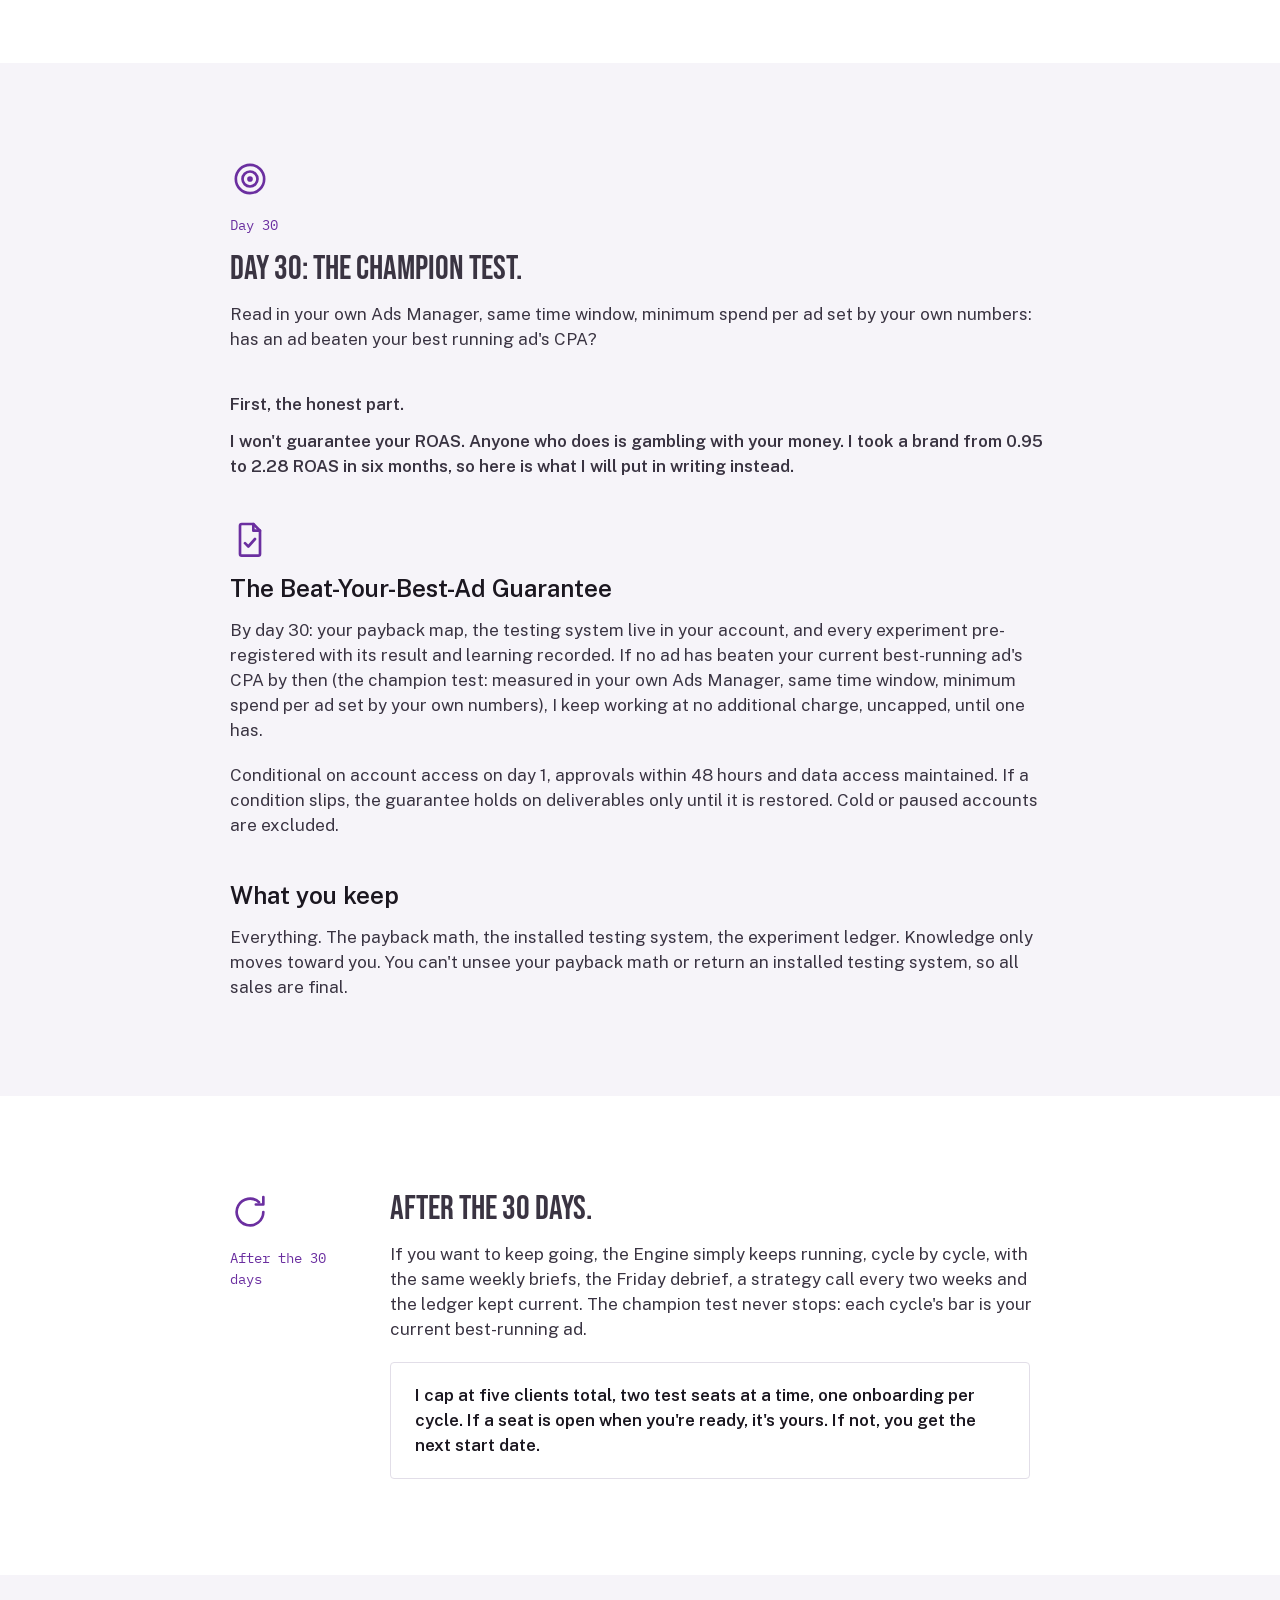
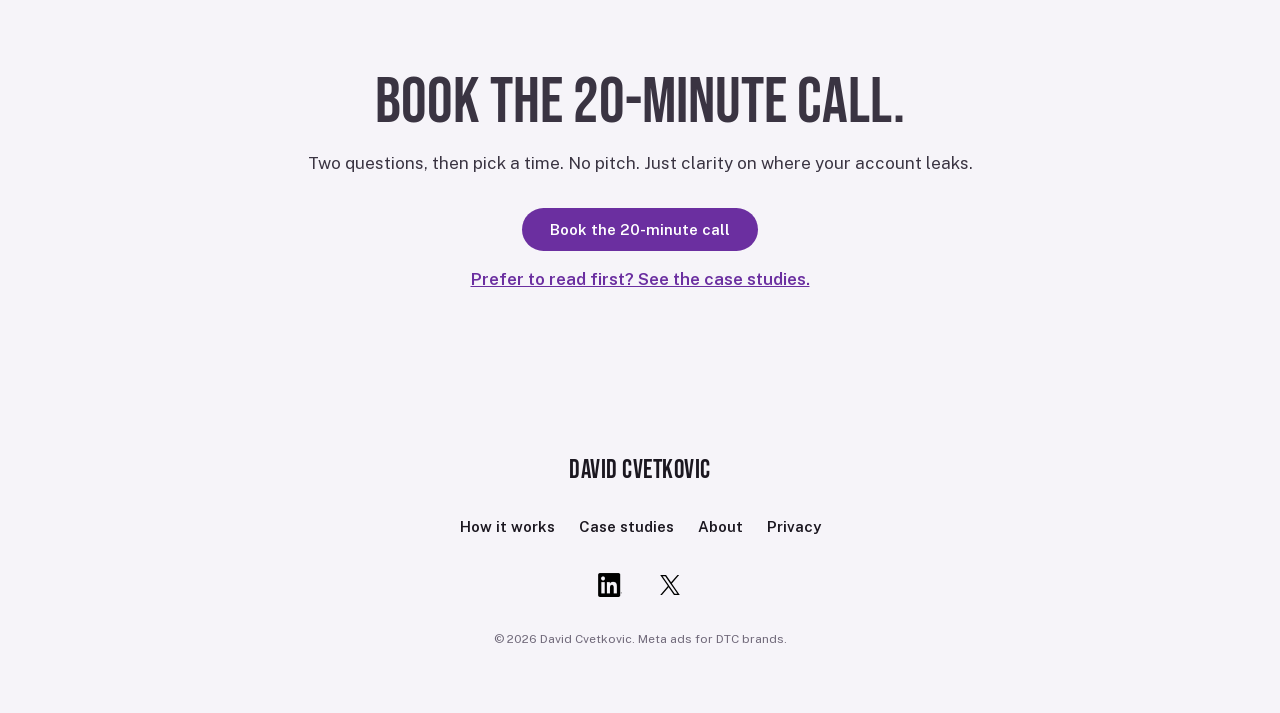
<file: how-it-works/index.html>
<!DOCTYPE html>
<html lang="en">
<head>
<meta charset="utf-8">
<meta name="viewport" content="width=device-width, initial-scale=1">
<title>How it works · David Cvetkovic · The DTC 30-Day Payback Engine</title>
<meta name="description" content="The first 30 days, day by day: the payback map, the first pre-registered experiment, the champion test, and the Beat-Your-Best-Ad Guarantee in writing.">
<meta property="og:title" content="How it works · David Cvetkovic · The DTC 30-Day Payback Engine">
<meta property="og:description" content="The first 30 days, day by day: the payback map, the first pre-registered experiment, the champion test, and the Beat-Your-Best-Ad Guarantee in writing.">
<meta property="og:image" content="https://davidcvetko.com/og.png">
<meta property="og:type" content="website">
<meta property="og:url" content="https://davidcvetko.com/how-it-works/">
<meta name="twitter:card" content="summary_large_image">
<link rel="canonical" href="https://davidcvetko.com/how-it-works/">
<link rel="icon" href="/favicon.png">
<link rel="apple-touch-icon" href="/apple-touch-icon.png">
<link rel="stylesheet" href="/fonts/fonts.css">
<link rel="stylesheet" href="/css/site.css?v=20261011d">
</head>
<body>

<a class="skip-link" href="#main">Skip to content</a>

<header class="site-header">
  <div class="wrap">
    <a class="wordmark" href="/">David Cvetkovic</a>
    <nav aria-label="Primary">
      <ul class="site-nav">
        <li><a href="/how-it-works/" aria-current="page">How it works</a></li>
        <li><a href="/case-studies/">Case studies</a></li>
        <li><a href="/about/">About</a></li>
      </ul>
    </nav>
    <a class="btn" href="/#contact">Book the 20-minute call</a>
  </div>
</header>

<main id="main">

  <section class="page-hero">
    <div class="wrap">
      <div class="text-col">
        <span class="kicker">The DTC 30-Day Payback Engine</span>
        <h1>The first 30 days, <br>day by day.</h1>
        <p>Built on one standard: a new customer's cost paid back within 30 days.</p>
        <p class="page-hero__guarantee">Guaranteed in writing: I beat your best running ad's CPA, or I keep working free until I do.</p>
      </div>
    </div>
  </section>

  <section class="section skimmer">
    <div class="wrap">
      <ul class="skimmer__grid">
        <li class="skimmer__cell">
          <span class="skimmer__day">Day 3</span>
          <span class="skimmer__label">Your payback map.</span>
        </li>
        <li class="skimmer__cell">
          <span class="skimmer__day">Day 7</span>
          <span class="skimmer__label">The first experiment is live.</span>
        </li>
        <li class="skimmer__cell">
          <span class="skimmer__day">Day 30</span>
          <span class="skimmer__label">The champion test.</span>
        </li>
      </ul>
    </div>
  </section>

  <section class="section">
    <div class="wrap">
      <ol class="timeline">

        <li class="timeline__step">
          <div class="timeline__rail">
            <div class="icon-40" aria-hidden="true"><svg viewBox="0 0 24 24" fill="none" stroke="currentColor" stroke-width="1.6" stroke-linecap="round" stroke-linejoin="round"><circle cx="8" cy="12" r="4.2"/><line x1="11.8" y1="12" x2="20.5" y2="12"/><line x1="17" y1="12" x2="17" y2="15"/><line x1="20.5" y1="12" x2="20.5" y2="15"/></svg></div>
            <span class="timeline__label">Day 1</span>
          </div>
          <div class="timeline__content">
            <h2>Day 1: access, and the map begins.</h2>
            <p>You grant account access and we agree the approvals rhythm: I ask, you answer within 48 hours. I start on your numbers the same day.</p>
          </div>
        </li>

        <li class="timeline__step">
          <div class="timeline__rail">
            <div class="icon-40" aria-hidden="true"><svg viewBox="0 0 24 24" fill="none" stroke="currentColor" stroke-width="1.6" stroke-linecap="round" stroke-linejoin="round"><circle cx="5" cy="18" r="2.2"/><circle cx="19" cy="6" r="2.2"/><path d="M7 16.5c3-1 5-3.5 6-6.5s3-4 4-4.2" stroke-dasharray="1.5 3"/></svg></div>
            <span class="timeline__label">Day 3</span>
          </div>
          <div class="timeline__content">
            <h2>Day 3: your payback map.</h2>
            <p>Your LTGP:CAC, AOV and real break-even CPA on one page. You see where the money goes before anything ships. This is the same diagnostic I sell on its own; here it is included.</p>
          </div>
        </li>

        <li class="timeline__step">
          <div class="timeline__rail">
            <div class="icon-40" aria-hidden="true"><svg viewBox="0 0 24 24" fill="none" stroke="currentColor" stroke-width="1.6" stroke-linecap="round" stroke-linejoin="round"><path d="M10 3h4"/><path d="M10.5 3v6.2L5.8 17a2 2 0 0 0 1.7 3h9a2 2 0 0 0 1.7-3l-4.7-7.8V3"/><line x1="8" y1="14" x2="16" y2="14"/></svg></div>
            <span class="timeline__label">Day 7</span>
          </div>
          <div class="timeline__content">
            <h2>Day 7: the first experiment is live.</h2>
            <p>Every ad ships as a pre-registered experiment: a hypothesis, kill criteria and the learning we expect, written down before it runs. The first one runs on your existing assets plus new angles, so it never waits on production.</p>
          </div>
        </li>

        <li class="timeline__step">
          <div class="timeline__rail">
            <div class="icon-40" aria-hidden="true"><svg viewBox="0 0 24 24" fill="none" stroke="currentColor" stroke-width="1.6" stroke-linecap="round" stroke-linejoin="round"><rect x="3" y="4.5" width="18" height="16" rx="1.5"/><line x1="3" y1="9" x2="21" y2="9"/><line x1="8" y1="2.5" x2="8" y2="6.5"/><line x1="16" y1="2.5" x2="16" y2="6.5"/><line x1="8" y1="13" x2="8" y2="13.01"/><line x1="12" y1="13" x2="12" y2="13.01"/><line x1="16" y1="13" x2="16" y2="13.01"/><line x1="8" y1="17" x2="8" y2="17.01"/><line x1="12" y1="17" x2="12" y2="17.01"/></svg></div>
            <span class="timeline__label">Weeks 2 to 4</span>
          </div>
          <div class="timeline__content">
            <h2>Weeks 2 to 4: the account learns every week.</h2>
            <ul class="fit-list timeline__weeks-list">
              <li>2 to 4 creative briefs a week, each a pre-registered experiment, handed to whoever produces your creative</li>
              <li>A written debrief every Friday: the headline, what moved, three decisions for next week, the kill list</li>
              <li>The experiment ledger, kept current: every test's hypothesis, result and learning in writing</li>
              <li>Your payback map re-read against the 30-day standard</li>
            </ul>
          </div>
        </li>

        

      </ol>
    </div>
  </section>

  <section class="section section--alt">
    <div class="wrap">
      <div class="story-block">

        <div class="icon-40" aria-hidden="true"><svg viewBox="0 0 24 24" fill="none" stroke="currentColor" stroke-width="1.6" stroke-linecap="round" stroke-linejoin="round"><circle cx="12" cy="12" r="8.5"/><circle cx="12" cy="12" r="4.5"/><circle cx="12" cy="12" r="0.9"/></svg></div>
        <span class="timeline__label" style="display: block; margin-bottom: 12px;">Day 30</span>
        <h2>Day 30: the champion test.</h2>
        <p>Read in your own Ads Manager, same time window, minimum spend per ad set by your own numbers: has an ad beaten your best running ad's CPA?</p>

        <p class="guarantee-kicker" style="margin-top: 40px;">First, the honest part.</p>
        <p class="p-strong" style="margin-top: 12px;">I won't guarantee your ROAS. Anyone who does is gambling with your money. I took a brand from 0.95 to 2.28 ROAS in six months, so here is what I will put in writing instead.</p>

        <div class="icon-40" style="margin-top: 40px;" aria-hidden="true"><svg viewBox="0 0 24 24" fill="none" stroke="currentColor" stroke-width="1.6" stroke-linecap="round" stroke-linejoin="round"><path d="M7 3h7l4 4v14a1 1 0 0 1-1 1H7a1 1 0 0 1-1-1V4a1 1 0 0 1 1-1Z"/><path d="M14 3v4h4"/><path d="M9 14.5l2 2 4-4.5"/></svg></div>
        <h3 style="font-size: 24px;">The Beat-Your-Best-Ad Guarantee</h3>
        <p style="margin-top: 12px;">By day 30: your payback map, the testing system live in your account, and every experiment pre-registered with its result and learning recorded. If no ad has beaten your current best-running ad's CPA by then (the champion test: measured in your own Ads Manager, same time window, minimum spend per ad set by your own numbers), I keep working at no additional charge, uncapped, until one has.</p>
        <p class="text-small-muted" style="margin-top: 20px;">Conditional on account access on day 1, approvals within 48 hours and data access maintained. If a condition slips, the guarantee holds on deliverables only until it is restored. Cold or paused accounts are excluded.</p>

        <h3 style="margin-top: 40px; font-size: 24px;">What you keep</h3>
        <p style="margin-top: 12px;">Everything. The payback math, the installed testing system, the experiment ledger. Knowledge only moves toward you. You can't unsee your payback math or return an installed testing system, so all sales are final.</p>
      </div>
    </div>
  </section>
  <section class="section after-section">
    <div class="wrap">
      <div class="timeline__step timeline__step--single">
          <div class="timeline__rail">
            <div class="icon-40" aria-hidden="true"><svg viewBox="0 0 24 24" fill="none" stroke="currentColor" stroke-width="1.6" stroke-linecap="round" stroke-linejoin="round"><path d="M20 12a8 8 0 1 1-2.6-5.9"/><polyline points="20 3 20 7.5 15.5 7.5"/></svg></div>
            <span class="timeline__label">After the 30 days</span>
          </div>
          <div class="timeline__content">
            <h2>After the 30 days.</h2>
            <p>If you want to keep going, the Engine simply keeps running, cycle by cycle, with the same weekly briefs, the Friday debrief, a strategy call every two weeks and the ledger kept current. The champion test never stops: each cycle's bar is your current best-running ad.</p>
            <div class="cap-tile">
              <p>I cap at five clients total, two test seats at a time, one onboarding per cycle. If a seat is open when you're ready, it's yours. If not, you get the next start date.</p>
            </div>
          </div>
        </div>
    </div>
  </section>


  <section class="section section--alt" id="contact">
    <div class="wrap">
      <div class="contact-block">
        <h2>Book the 20-minute call.</h2>
        <p>Two questions, then pick a time. No pitch. Just clarity on where your account leaks.</p>
        <p style="margin-top: 32px;"><a class="btn" href="/#contact">Book the 20-minute call</a></p>
        <p class="cta-secondary-link"><a class="text-link" href="/case-studies/">Prefer to read first? See the case studies.</a></p>
      </div>
    </div>
  </section>

</main>

<footer class="site-footer">
  <div class="wrap">
    <a class="wordmark" href="/">David Cvetkovic</a>
    <ul class="footer-links">
      <li><a href="/how-it-works/" aria-current="page">How it works</a></li>
      <li><a href="/case-studies/">Case studies</a></li>
      <li><a href="/about/">About</a></li>
      <li><a href="/privacy/">Privacy</a></li>
    </ul>
    <div class="social-row">
      <a class="social-linkedin" href="https://www.linkedin.com/in/david-cvetkovic007" rel="me noopener" target="_blank"><img src="/img/linkedin-inbug-black.png" alt="David Cvetkovic on LinkedIn"></a>
      <a class="social-x" href="https://x.com/CvetkovicDavid" rel="me noopener" target="_blank"><img src="/img/x-logo-black.svg" alt="David Cvetkovic on X"></a>
    </div>
    <p class="footer-note">&copy; 2026 David Cvetkovic. Meta ads for DTC brands.</p>
  </div>
</footer>

<!-- Cloudflare Web Analytics (cookieless) --><script type="module" src="https://static.cloudflareinsights.com/beacon.min.js" data-cf-beacon='{"token": "e290ee9acd9e40139a2e76483b6146a0"}'></script>
<script src="/js/site.js"></script>
</body>
</html>
</file>
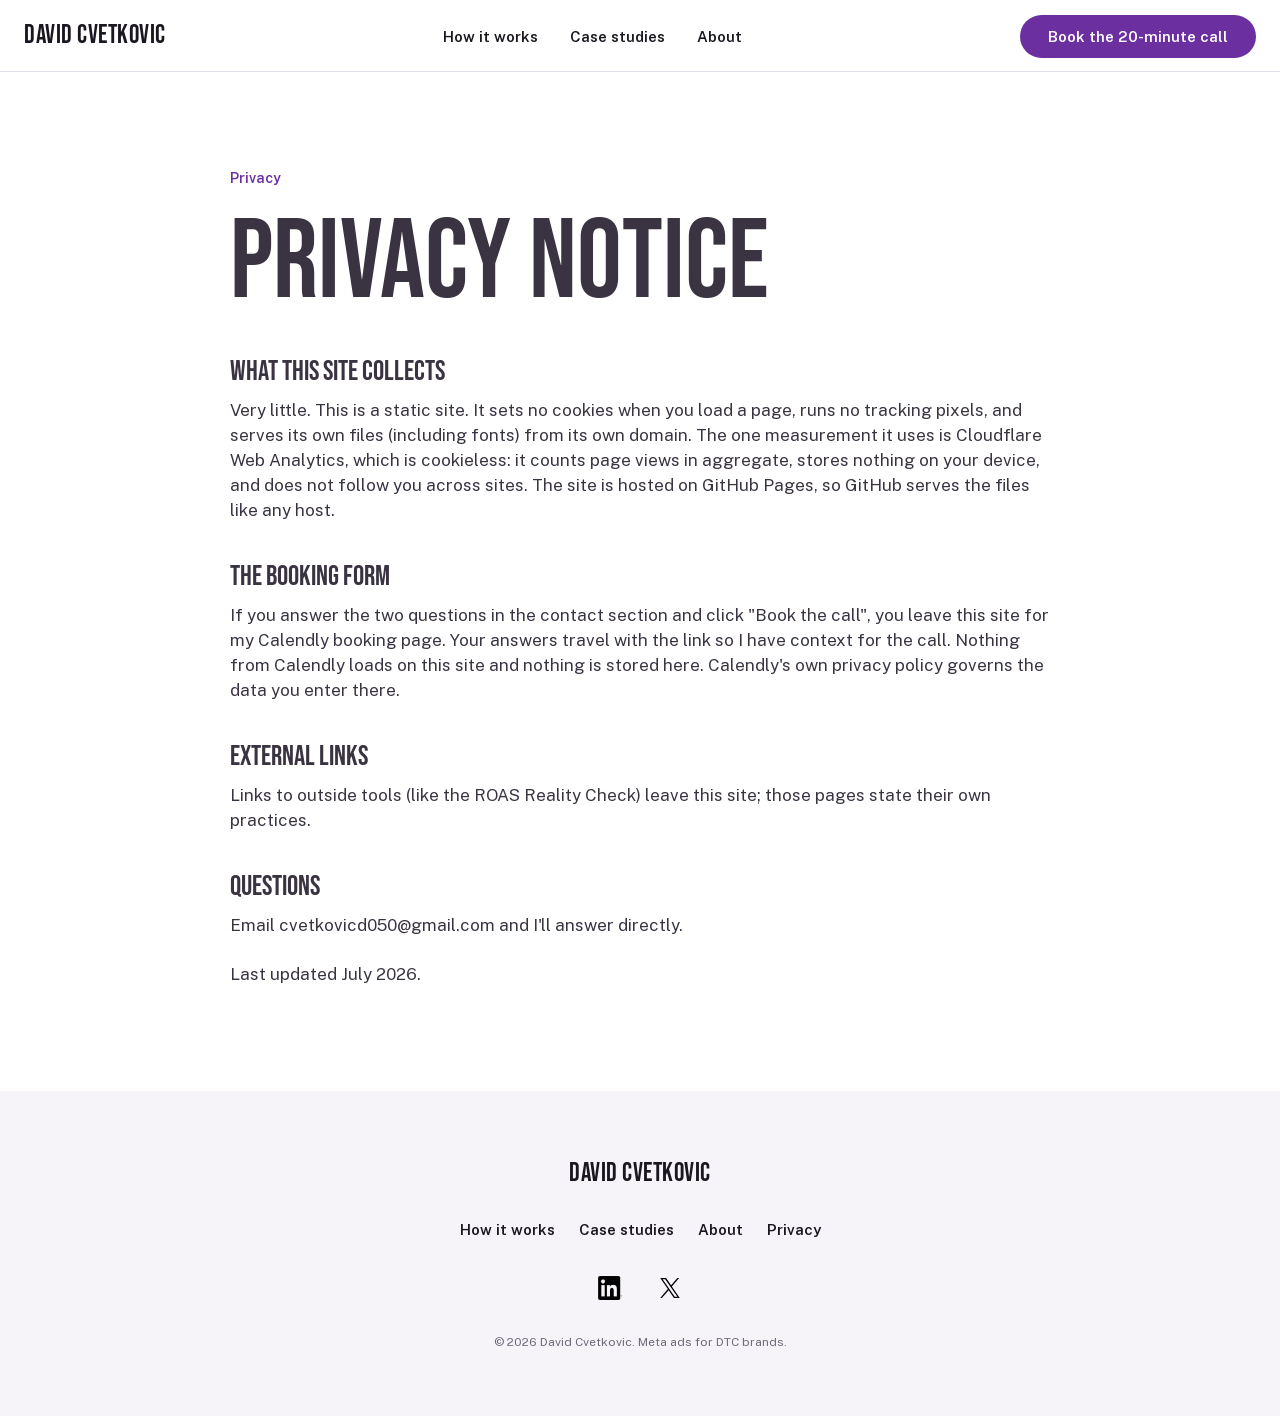
<file: privacy/index.html>
<!DOCTYPE html>
<html lang="en">
<head>
<meta charset="utf-8">
<meta name="viewport" content="width=device-width, initial-scale=1">
<title>Privacy · David Cvetkovic</title>
<meta name="description" content="Privacy notice for davidcvetko.com. Static site, no cookies on load, no tracking before you interact with the booking form.">
<meta property="og:title" content="Privacy · David Cvetkovic">
<meta property="og:description" content="Privacy notice for davidcvetko.com.">
<meta property="og:image" content="https://davidcvetko.com/og.png">
<meta property="og:type" content="website">
<meta property="og:url" content="https://davidcvetko.com/privacy/">
<meta name="twitter:card" content="summary_large_image">
<link rel="canonical" href="https://davidcvetko.com/privacy/">
<link rel="icon" href="/favicon.png">
<link rel="apple-touch-icon" href="/apple-touch-icon.png">
<link rel="stylesheet" href="/fonts/fonts.css">
<link rel="stylesheet" href="/css/site.css?v=20261011d">
</head>
<body>

<a class="skip-link" href="#main">Skip to content</a>

<header class="site-header">
  <div class="wrap">
    <a class="wordmark" href="/">David Cvetkovic</a>
    <nav aria-label="Primary">
      <ul class="site-nav">
        <li><a href="/how-it-works/">How it works</a></li>
        <li><a href="/case-studies/">Case studies</a></li>
        <li><a href="/about/">About</a></li>
      </ul>
    </nav>
    <a class="btn" href="/#contact">Book the 20-minute call</a>
  </div>
</header>

<main id="main">

  <section class="section">
    <div class="wrap">
      <div class="text-content">
        <span class="kicker">Privacy</span>
        <h1>Privacy notice</h1>

        <h2>What this site collects</h2>
        <p>Very little. This is a static site. It sets no cookies when you load a page, runs no tracking pixels, and serves its own files (including fonts) from its own domain. The one measurement it uses is Cloudflare Web Analytics, which is cookieless: it counts page views in aggregate, stores nothing on your device, and does not follow you across sites. The site is hosted on GitHub Pages, so GitHub serves the files like any host.</p>

        <h2>The booking form</h2>
        <p>If you answer the two questions in the contact section and click "Book the call", you leave this site for my Calendly booking page. Your answers travel with the link so I have context for the call. Nothing from Calendly loads on this site and nothing is stored here. Calendly's own privacy policy governs the data you enter there.</p>

        <h2>External links</h2>
        <p>Links to outside tools (like the ROAS Reality Check) leave this site; those pages state their own practices.</p>

        <h2>Questions</h2>
        <p>Email cvetkovicd050@gmail.com and I'll answer directly.</p>

        <p class="footer-note" style="margin-top: 24px;">Last updated July 2026.</p>
      </div>
    </div>
  </section>

</main>

<footer class="site-footer">
  <div class="wrap">
    <a class="wordmark" href="/">David Cvetkovic</a>
    <ul class="footer-links">
      <li><a href="/how-it-works/">How it works</a></li>
      <li><a href="/case-studies/">Case studies</a></li>
      <li><a href="/about/">About</a></li>
      <li><a href="/privacy/" aria-current="page">Privacy</a></li>
    </ul>
    <div class="social-row">
      <a class="social-linkedin" href="https://www.linkedin.com/in/david-cvetkovic007" rel="me noopener" target="_blank"><img src="/img/linkedin-inbug-black.png" alt="David Cvetkovic on LinkedIn"></a>
      <a class="social-x" href="https://x.com/CvetkovicDavid" rel="me noopener" target="_blank"><img src="/img/x-logo-black.svg" alt="David Cvetkovic on X"></a>
    </div>
    <p class="footer-note">&copy; 2026 David Cvetkovic. Meta ads for DTC brands.</p>
  </div>
</footer>

<!-- Cloudflare Web Analytics (cookieless) --><script type="module" src="https://static.cloudflareinsights.com/beacon.min.js" data-cf-beacon='{"token": "e290ee9acd9e40139a2e76483b6146a0"}'></script>
<script src="/js/site.js"></script>
</body>
</html>
</file>
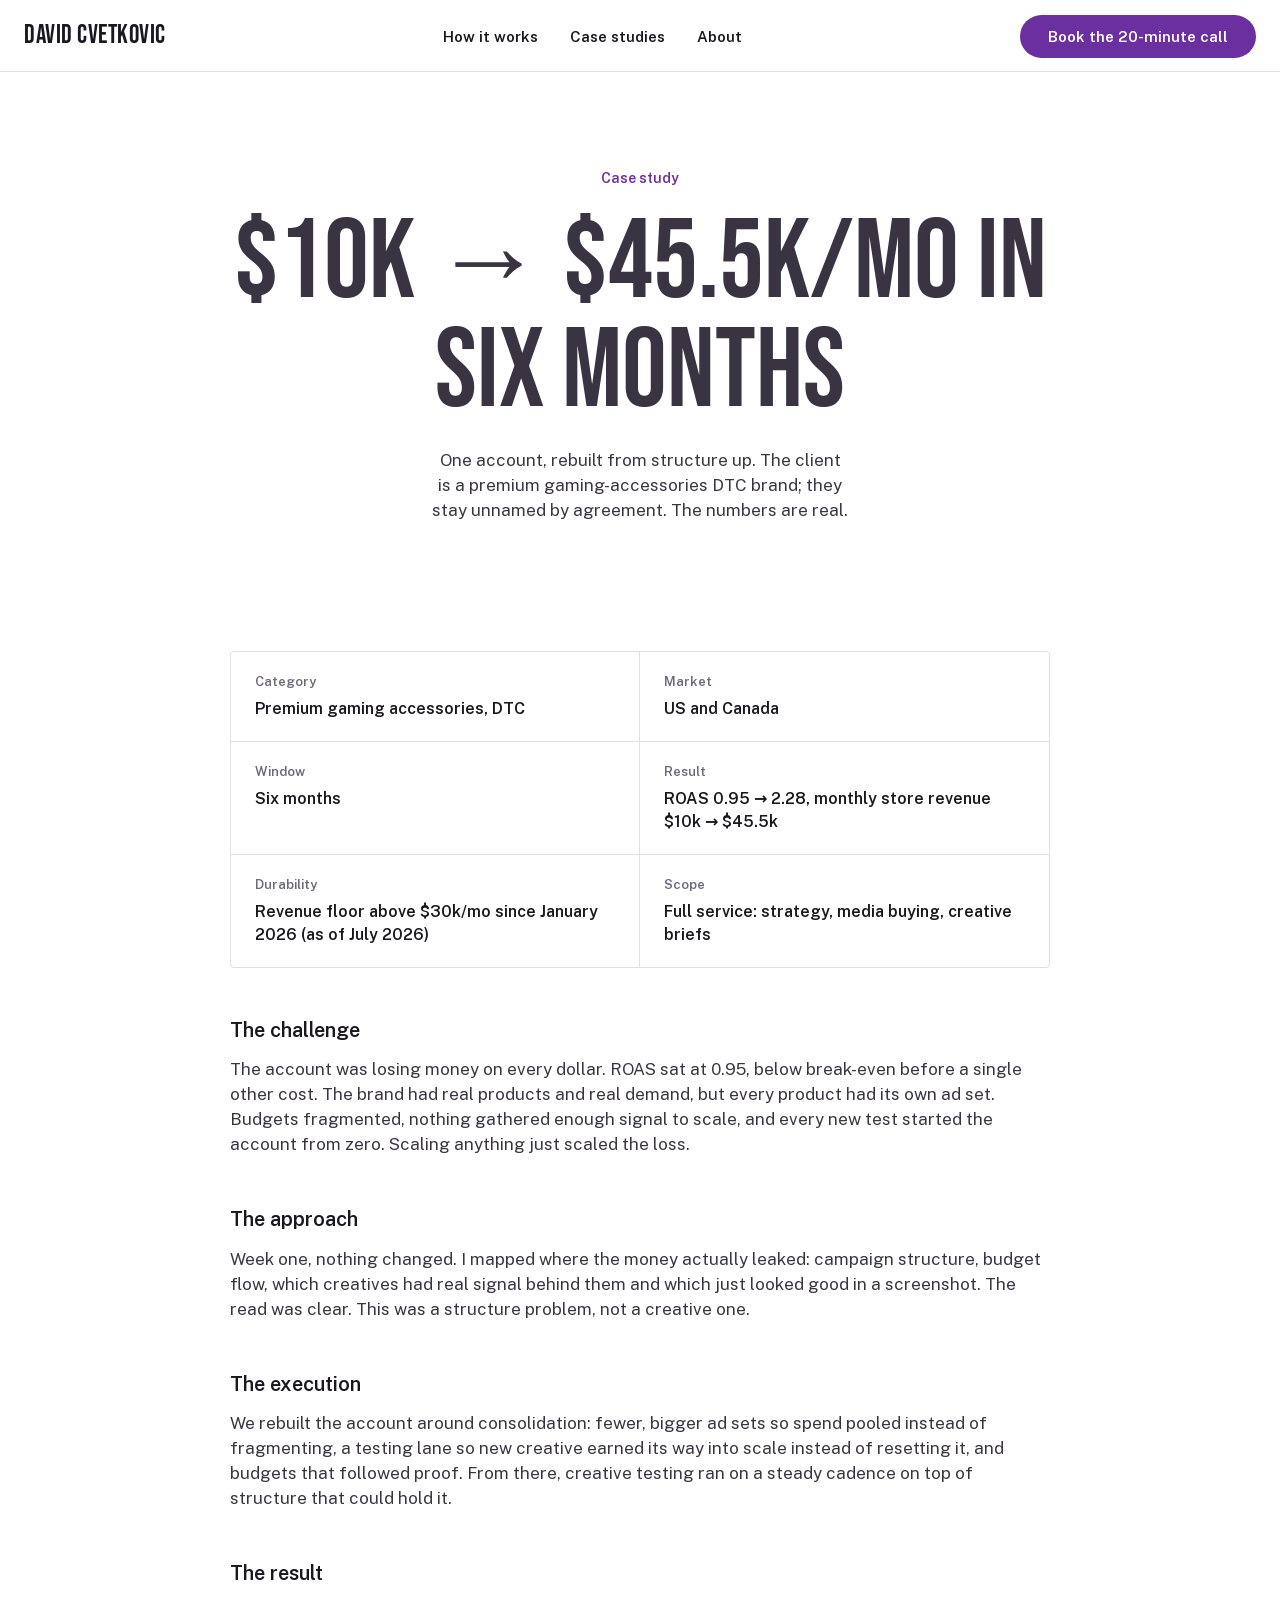
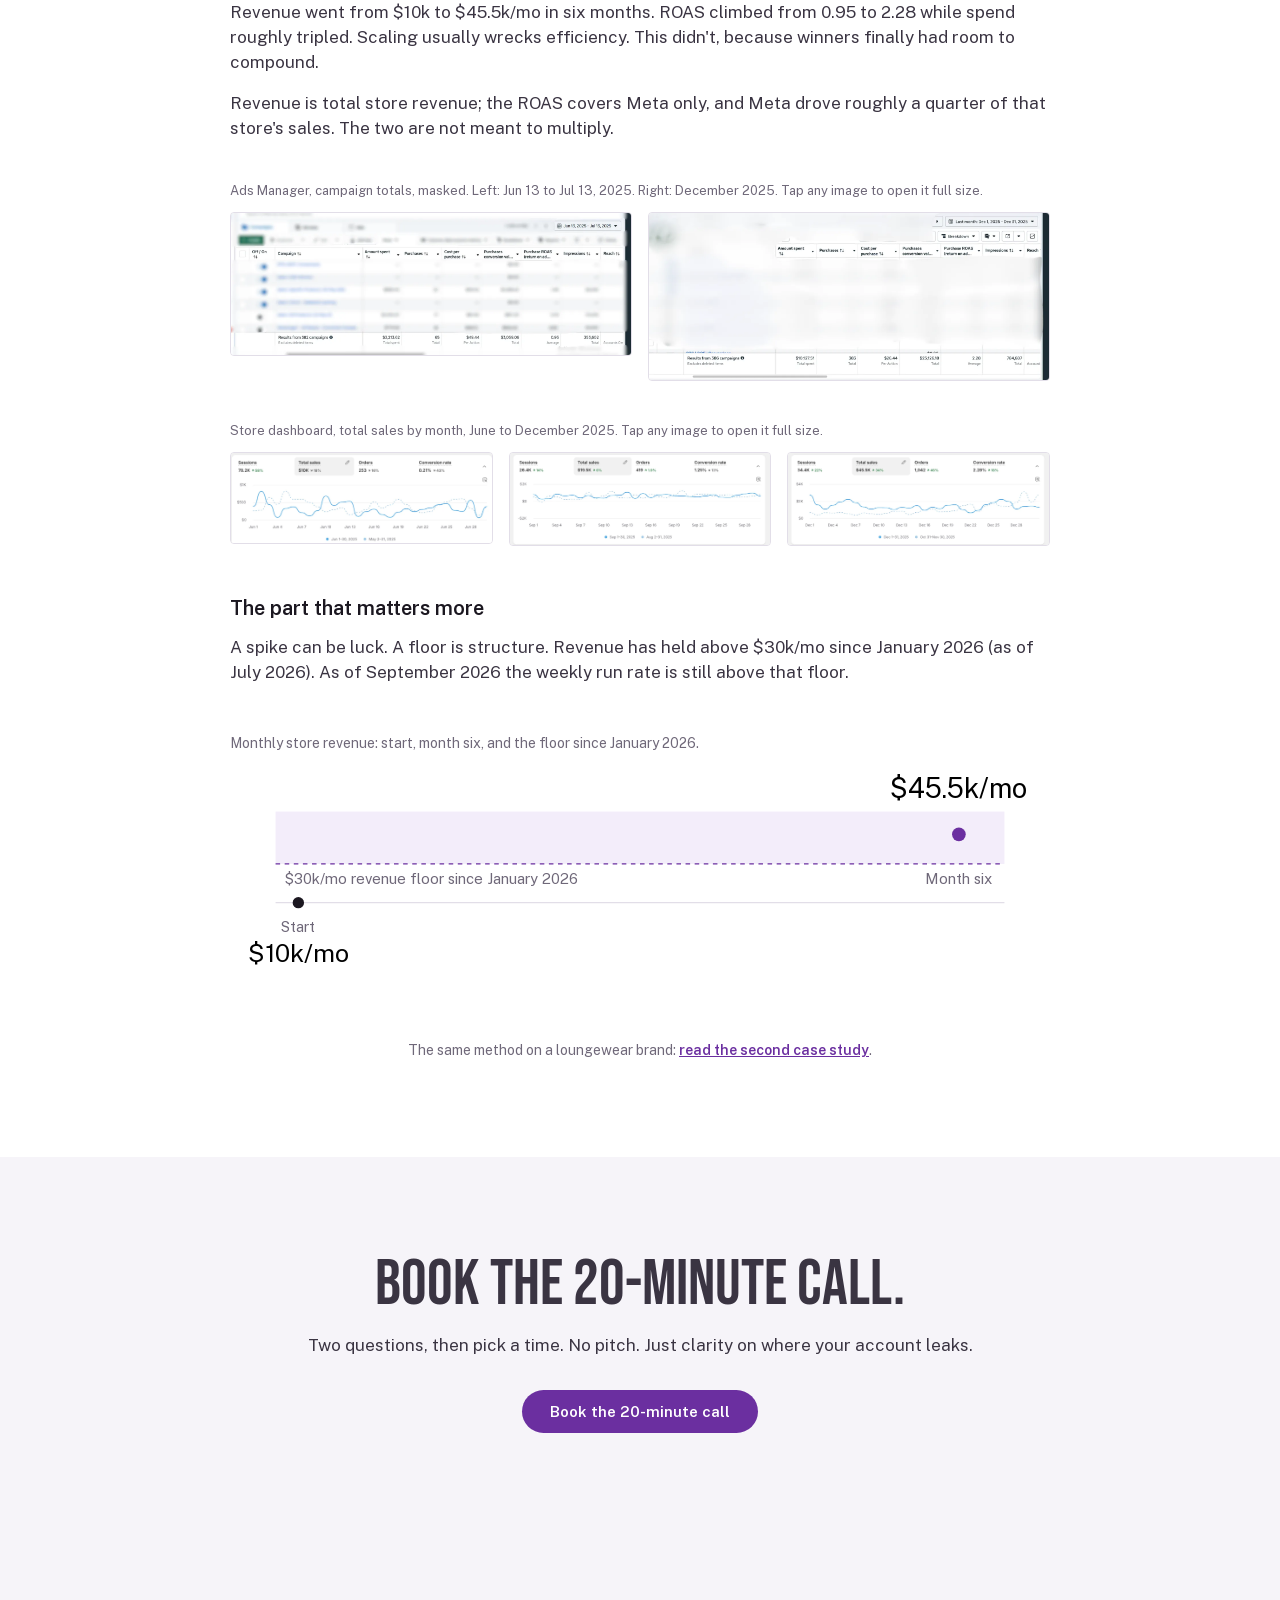
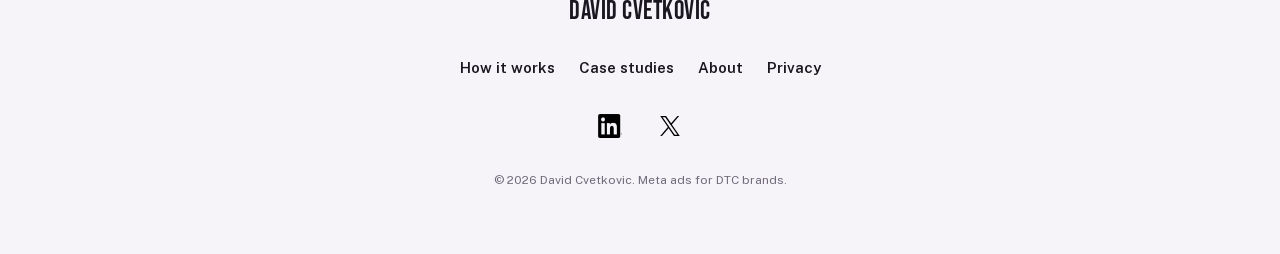
<file: case-studies/gaming-accessories/index.html>
<!DOCTYPE html>
<html lang="en">
<head>
<meta charset="utf-8">
<meta name="viewport" content="width=device-width, initial-scale=1">
<title>Case Study · $10k to $45.5k/mo in Six Months · David Cvetkovic</title>
<meta name="description" content="How a premium gaming-accessories DTC brand went from losing money on every dollar to $45.5k months. ROAS 0.95 to 2.28 while spend roughly tripled.">
<meta property="og:title" content="Case Study · $10k to $45.5k/mo in Six Months">
<meta property="og:description" content="From losing money on every dollar to a compounding ad account. ROAS 0.95 to 2.28, spend roughly tripled, revenue floor above $30k/mo since January 2026.">
<meta property="og:image" content="https://davidcvetko.com/og.png">
<meta property="og:type" content="website">
<meta property="og:url" content="https://davidcvetko.com/case-studies/gaming-accessories/">
<meta name="twitter:card" content="summary_large_image">
<link rel="canonical" href="https://davidcvetko.com/case-studies/gaming-accessories/">
<link rel="icon" href="/favicon.png">
<link rel="apple-touch-icon" href="/apple-touch-icon.png">
<link rel="stylesheet" href="/fonts/fonts.css">
<link rel="stylesheet" href="/css/site.css?v=20261011d">
</head>
<body>

<a class="skip-link" href="#main">Skip to content</a>

<header class="site-header">
  <div class="wrap">
    <a class="wordmark" href="/">David Cvetkovic</a>
    <nav aria-label="Primary">
      <ul class="site-nav">
        <li><a href="/how-it-works/">How it works</a></li>
        <li><a href="/case-studies/" aria-current="page">Case studies</a></li>
        <li><a href="/about/">About</a></li>
      </ul>
    </nav>
    <a class="btn" href="/#contact">Book the 20-minute call</a>
  </div>
</header>

<main id="main">

  <section class="page-hero">
    <div class="wrap">
      <div class="text-col">
        <span class="kicker">Case study</span>
        <h1>$10k &#8594; $45.5k/mo in six months</h1>
        <p>One account, rebuilt from structure up. The client is a premium gaming-accessories DTC brand; they stay unnamed by agreement. The numbers are real.</p>
      </div>
    </div>
  </section>

  <section class="section">
    <div class="wrap">
      <div class="client-meta">
        <dl>
          <div>
            <dt>Category</dt>
            <dd>Premium gaming accessories, DTC</dd>
          </div>
          <div>
            <dt>Market</dt>
            <dd>US and Canada</dd>
          </div>
          <div>
            <dt>Window</dt>
            <dd>Six months</dd>
          </div>
          <div>
            <dt>Result</dt>
            <dd>ROAS 0.95 &#8594; 2.28, monthly store revenue $10k &#8594; $45.5k</dd>
          </div>
          <div>
            <dt>Durability</dt>
            <dd>Revenue floor above $30k/mo since January 2026 (as of July 2026)</dd>
          </div>
          <div>
            <dt>Scope</dt>
            <dd>Full service: strategy, media buying, creative briefs</dd>
          </div>
        </dl>
      </div>

      <div class="story-block">
        <h3>The challenge</h3>
        <p>The account was losing money on every dollar. ROAS sat at 0.95, below break-even before a single other cost. The brand had real products and real demand, but every product had its own ad set. Budgets fragmented, nothing gathered enough signal to scale, and every new test started the account from zero. Scaling anything just scaled the loss.</p>
      </div>
      <div class="story-block">
        <h3>The approach</h3>
        <p>Week one, nothing changed. I mapped where the money actually leaked: campaign structure, budget flow, which creatives had real signal behind them and which just looked good in a screenshot. The read was clear. This was a structure problem, not a creative one.</p>
      </div>
      <div class="story-block">
        <h3>The execution</h3>
        <p>We rebuilt the account around consolidation: fewer, bigger ad sets so spend pooled instead of fragmenting, a testing lane so new creative earned its way into scale instead of resetting it, and budgets that followed proof. From there, creative testing ran on a steady cadence on top of structure that could hold it.</p>
      </div>
      <div class="story-block">
        <h3>The result</h3>
        <p>Revenue went from $10k to $45.5k/mo in six months. ROAS climbed from 0.95 to 2.28 while spend roughly tripled. Scaling usually wrecks efficiency. This didn't, because winners finally had room to compound.</p>
        <p class="text-small-muted" style="margin-top: 16px;">Revenue is total store revenue; the ROAS covers Meta only, and Meta drove roughly a quarter of that store's sales. The two are not meant to multiply.</p>
        <figure class="proof-figure">
  <figcaption>Ads Manager, campaign totals, masked. Left: Jun 13 to Jul 13, 2025. Right: December 2025. Tap any image to open it full size.</figcaption>
  <div class="proof-pair">
    <a href="/img/proof/meta-before-jun-jul-2025.webp" target="_blank" rel="noopener" aria-label="Open full size"><img src="/img/proof/meta-before-jun-jul-2025.webp" alt="Masked Ads Manager totals, Jun 13 to Jul 13 2025: $3,213.62 spent, 65 purchases, 0.95 ROAS" width="1400" height="488" loading="lazy"></a>
    <a href="/img/proof/meta-after-dec-2025.webp" target="_blank" rel="noopener" aria-label="Open full size"><img src="/img/proof/meta-after-dec-2025.webp" alt="Masked Ads Manager totals, December 2025: $10,127.51 spent, 383 purchases, 2.28 ROAS" width="1400" height="565" loading="lazy"></a>
  </div>
</figure>
<figure class="proof-figure">
  <figcaption>Store dashboard, total sales by month, June to December 2025. Tap any image to open it full size.</figcaption>
  <div class="proof-strip">
    <a href="/img/proof/store-2025-06-jun.webp" target="_blank" rel="noopener" aria-label="Open full size"><img src="/img/proof/store-2025-06-jun.webp" alt="Store dashboard, June 2025: total sales $10K, 253 orders" width="1200" height="415" loading="lazy"></a>
    <a href="/img/proof/store-2025-09-sep.webp" target="_blank" rel="noopener" aria-label="Open full size"><img src="/img/proof/store-2025-09-sep.webp" alt="Store dashboard, September 2025: total sales $19.5K, 419 orders" width="1200" height="422" loading="lazy"></a>
    <a href="/img/proof/store-2025-12-dec.webp" target="_blank" rel="noopener" aria-label="Open full size"><img src="/img/proof/store-2025-12-dec.webp" alt="Store dashboard, December 2025: total sales $45.5K, 1,042 orders" width="1200" height="422" loading="lazy"></a>
  </div>
</figure>
        
      </div>
      <div class="story-block">
        <h3>The part that matters more</h3>
        <p>A spike can be luck. A floor is structure. Revenue has held above $30k/mo since January 2026 (as of July 2026). As of September 2026 the weekly run rate is still above that floor.</p>
      </div>

      <!-- Durability chart: annotated three-point timeline only.
           HONESTY CONSTRAINT: never render an interpolated monthly curve.
           Only the three verified figures (start, six-month, floor) render. -->
      <div class="durability-chart">
        <p class="chart-caption">Monthly store revenue: start, month six, and the floor since January 2026.</p>
        <!-- Y-scale is consistent: y=120 is $10k, y=60 is $45.5k, so the
             $30k floor line sits at y=86, between the two verified points. -->
        <svg class="durability-chart__svg" viewBox="0 0 720 220" role="img" aria-label="Revenue timeline: $10k per month at the start, $45.5k per month at month six, and a floor above $30k per month held since January 2026.">
          <!-- Baseline at the $10k start level -->
          <line class="chart-baseline" x1="40" y1="120" x2="680" y2="120" />

          <!-- Floor line at the $30k level + shaded zone down to the start level -->
          <rect class="chart-floor" x="40" y="40" width="640" height="46" />
          <line class="chart-floorline" x1="40" y1="86" x2="680" y2="86" />
          <text class="chart-label" x="48" y="104">$30k/mo revenue floor since January 2026</text>

          <!-- Start point ($10k/mo) -->
          <circle class="chart-point" cx="60" cy="120" r="5" />
          <text class="chart-label" x="60" y="146" text-anchor="middle">Start</text>
          <text x="60" y="172" text-anchor="middle" font-size="22">$10k/mo</text>

          <!-- Six-month point ($45.5k/mo; carries the screen's single accent highlight) -->
          <circle class="chart-point chart-point--accent" cx="640" cy="60" r="6" />
          <text class="chart-label" x="640" y="104" text-anchor="middle">Month six</text>
          <text x="640" y="28" text-anchor="middle" font-size="24">$45.5k/mo</text>
        </svg>
      </div>
      <p class="section-note">The same method on a loungewear brand: <a class="text-link" href="/case-studies/loungewear/">read the second case study</a>.</p>
    </div>
  </section>

  <section class="section section--alt" id="contact">
    <div class="wrap">
      <div class="contact-block">
        <h2>Book the 20-minute call.</h2>
        <p>Two questions, then pick a time. No pitch. Just clarity on where your account leaks.</p>
        <p style="margin-top: 32px;"><a class="btn" href="/#contact">Book the 20-minute call</a></p>
      </div>
    </div>
  </section>

</main>

<footer class="site-footer">
  <div class="wrap">
    <a class="wordmark" href="/">David Cvetkovic</a>
    <ul class="footer-links">
      <li><a href="/how-it-works/">How it works</a></li>
      <li><a href="/case-studies/" aria-current="page">Case studies</a></li>
      <li><a href="/about/">About</a></li>
      <li><a href="/privacy/">Privacy</a></li>
    </ul>
    <div class="social-row">
      <a class="social-linkedin" href="https://www.linkedin.com/in/david-cvetkovic007" rel="me noopener" target="_blank"><img src="/img/linkedin-inbug-black.png" alt="David Cvetkovic on LinkedIn"></a>
      <a class="social-x" href="https://x.com/CvetkovicDavid" rel="me noopener" target="_blank"><img src="/img/x-logo-black.svg" alt="David Cvetkovic on X"></a>
    </div>
    <p class="footer-note">&copy; 2026 David Cvetkovic. Meta ads for DTC brands.</p>
  </div>
</footer>

<!-- Cloudflare Web Analytics (cookieless) --><script type="module" src="https://static.cloudflareinsights.com/beacon.min.js" data-cf-beacon='{"token": "e290ee9acd9e40139a2e76483b6146a0"}'></script>
<script src="/js/site.js"></script>
</body>
</html>
</file>
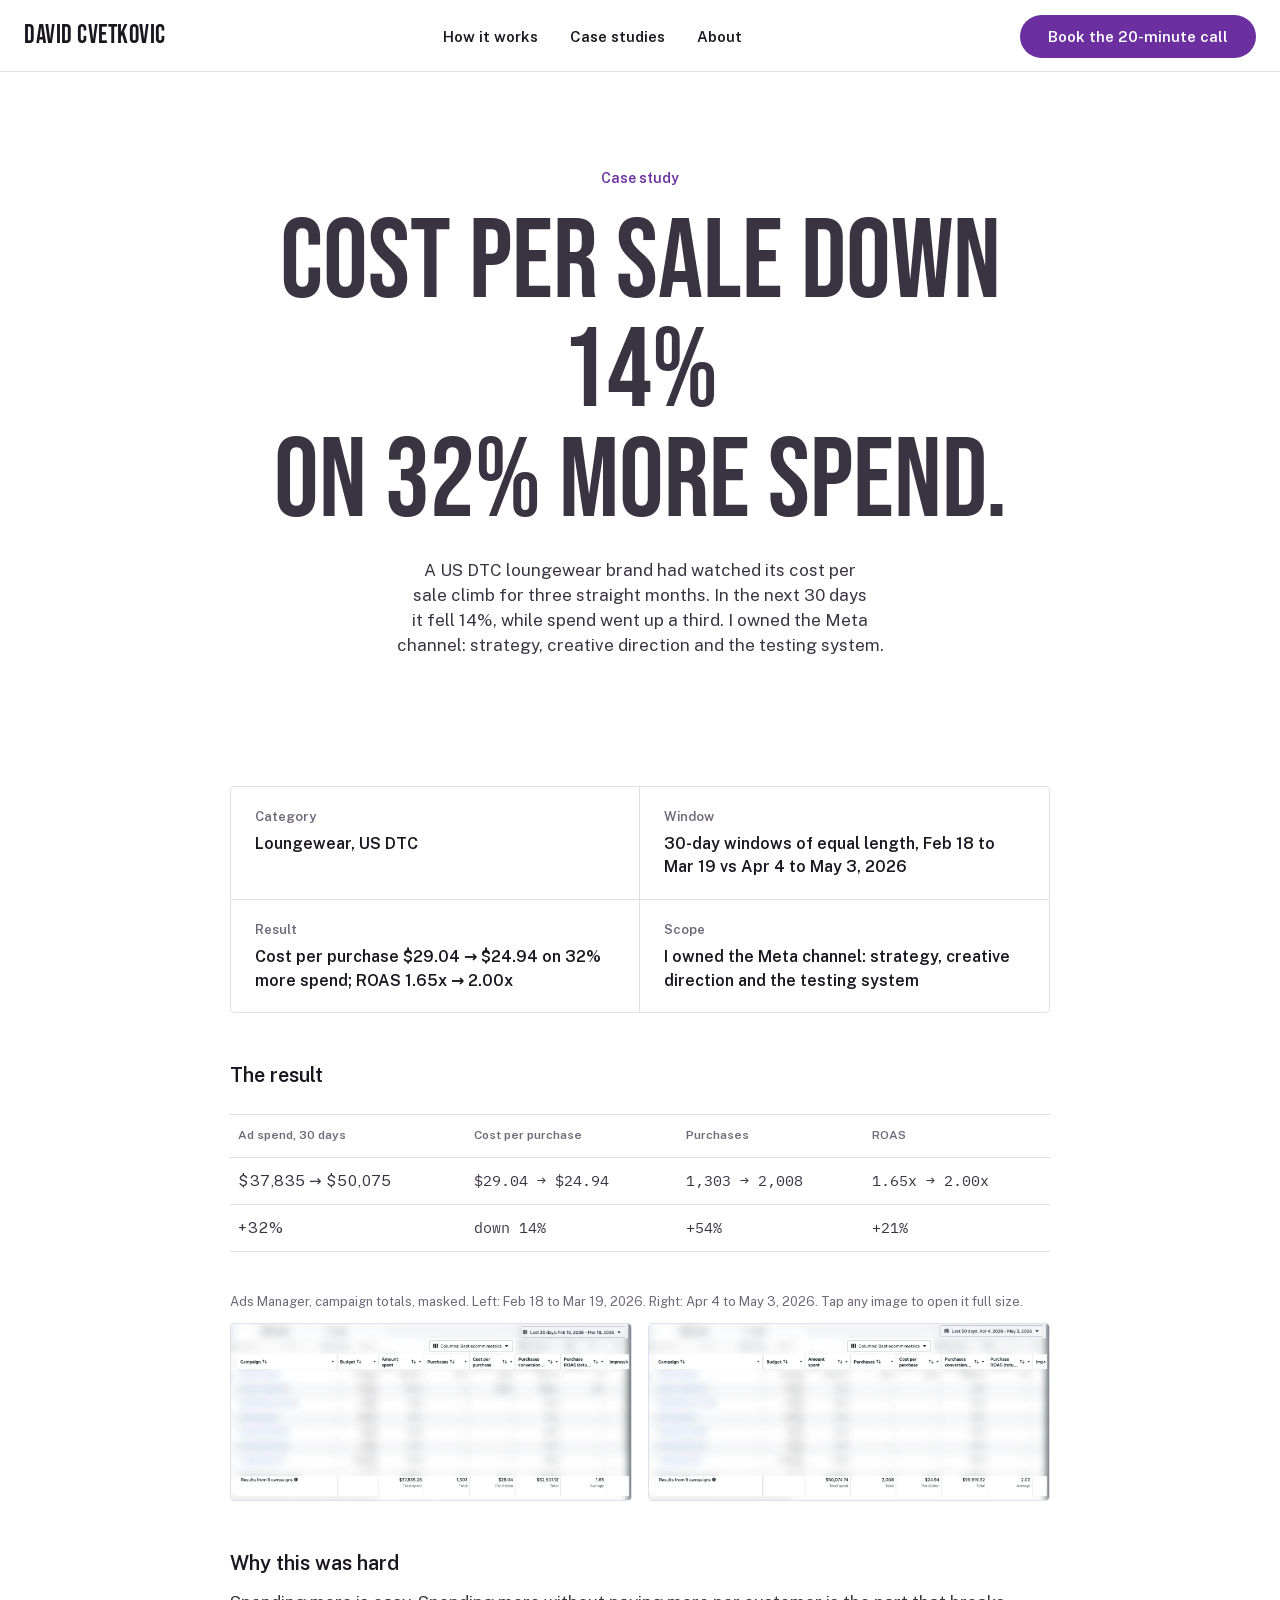
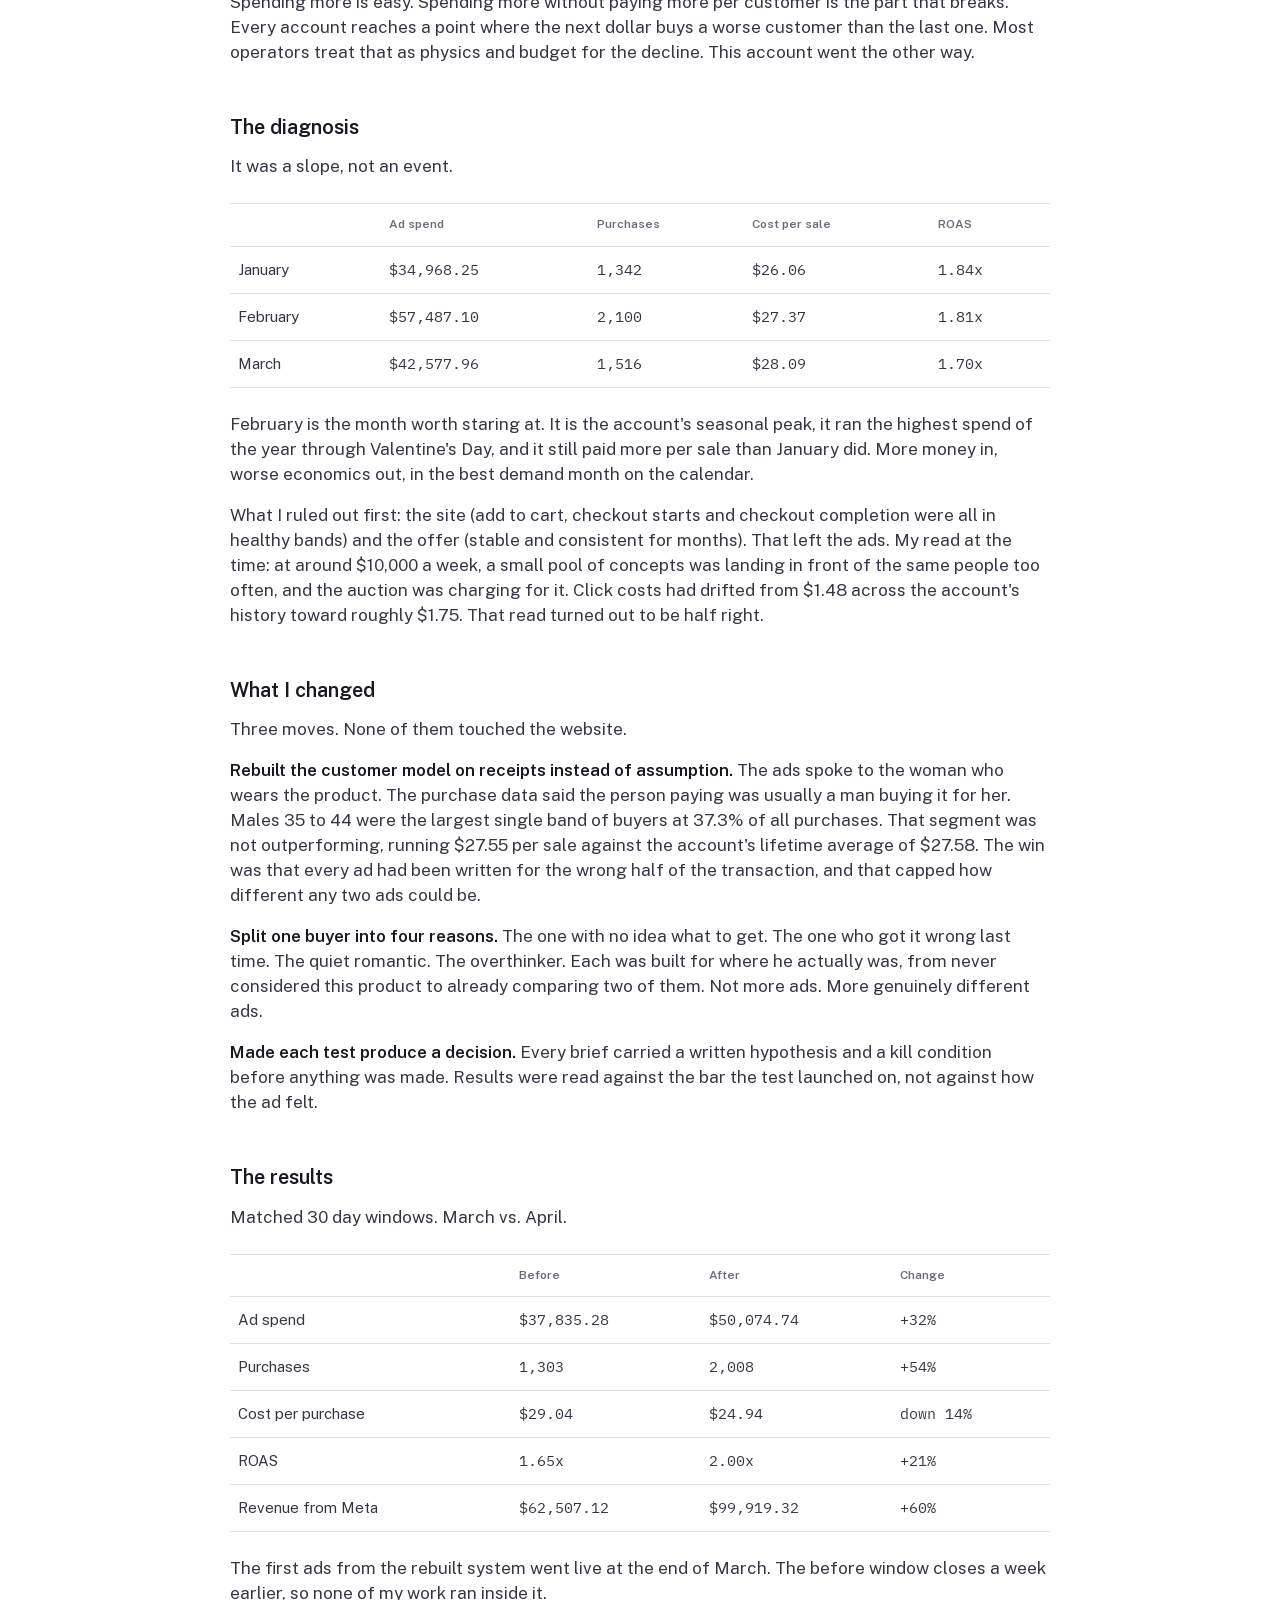
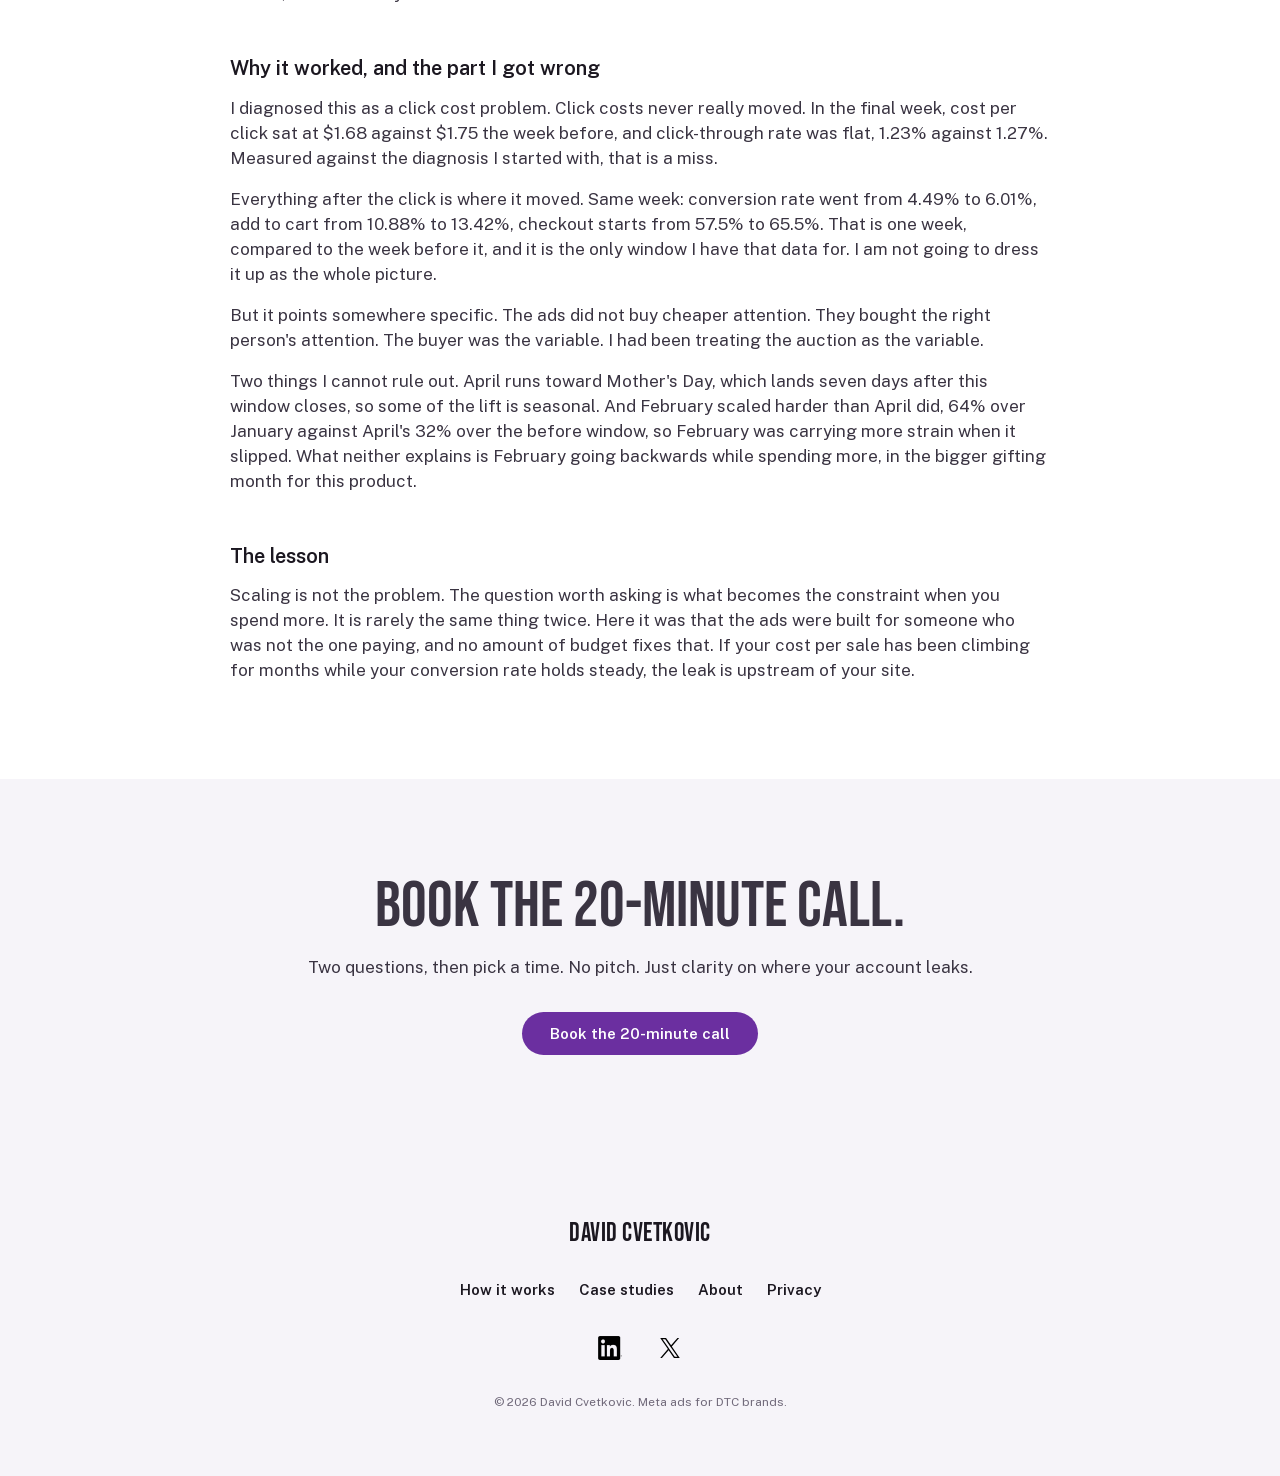
<file: case-studies/loungewear/index.html>
<!DOCTYPE html>
<html lang="en">
<head>
<meta charset="utf-8">
<meta name="viewport" content="width=device-width, initial-scale=1">
<title>Cost per sale down 14% on 32% more spend · David Cvetkovic</title>
<meta name="description" content="A US DTC loungewear brand cut cost per purchase 14% while spend rose 32%. I owned the Meta channel: strategy, creative direction and the testing system.">
<meta property="og:title" content="Case study · Cost per sale down 14% on 32% more spend">
<meta property="og:description" content="A US DTC loungewear brand cut cost per purchase 14% while spend rose 32%. I owned the Meta channel: strategy, creative direction and the testing system.">
<meta property="og:image" content="https://davidcvetko.com/og.png">
<meta property="og:type" content="website">
<meta property="og:url" content="https://davidcvetko.com/case-studies/loungewear/">
<meta name="twitter:card" content="summary_large_image">
<link rel="canonical" href="https://davidcvetko.com/case-studies/loungewear/">
<link rel="icon" href="/favicon.png">
<link rel="apple-touch-icon" href="/apple-touch-icon.png">
<link rel="stylesheet" href="/fonts/fonts.css">
<link rel="stylesheet" href="/css/site.css?v=20261011d">
</head>
<body>

<a class="skip-link" href="#main">Skip to content</a>

<header class="site-header">
  <div class="wrap">
    <a class="wordmark" href="/">David Cvetkovic</a>
    <nav aria-label="Primary">
      <ul class="site-nav">
        <li><a href="/how-it-works/">How it works</a></li>
        <li><a href="/case-studies/" aria-current="page">Case studies</a></li>
        <li><a href="/about/">About</a></li>
      </ul>
    </nav>
    <a class="btn" href="/#contact">Book the 20-minute call</a>
  </div>
</header>

<main id="main">

  <section class="page-hero">
    <div class="wrap">
      <div class="text-col">
        <span class="kicker">Case study</span>
        <h1>Cost per sale down 14% <br>on 32% more spend.</h1>
        <p>A US DTC loungewear brand had watched its cost per sale climb for three straight months. In the next 30 days it fell 14%, while spend went up a third. I owned the Meta channel: strategy, creative direction and the testing system.</p>
      </div>
    </div>
  </section>

  <section class="section">
    <div class="wrap">
      <div class="client-meta">
        <dl>
          <div>
            <dt>Category</dt>
            <dd>Loungewear, US DTC</dd>
          </div>
          <div>
            <dt>Window</dt>
            <dd>30-day windows of equal length, Feb 18 to Mar 19 vs Apr 4 to May 3, 2026</dd>
          </div>
          <div>
            <dt>Result</dt>
            <dd>Cost per purchase $29.04 &#8594; $24.94 on 32% more spend; ROAS 1.65x &#8594; 2.00x</dd>
          </div>
          <div>
            <dt>Scope</dt>
            <dd>I owned the Meta channel: strategy, creative direction and the testing system</dd>
          </div>
        </dl>
      </div>

      <div class="story-block">
        <h3>The result</h3>
        <div class="table-scroll"><table class="data-table">
          <thead>
            <tr><th>Ad spend, 30 days</th><th>Cost per purchase</th><th>Purchases</th><th>ROAS</th></tr>
          </thead>
          <tbody>
            <tr><td>$37,835 &#8594; $50,075</td><td>$29.04 &#8594; $24.94</td><td>1,303 &#8594; 2,008</td><td>1.65x &#8594; 2.00x</td></tr>
            <tr><td>+32%</td><td>down 14%</td><td>+54%</td><td>+21%</td></tr>
          </tbody>
        </table></div>
        <figure class="proof-figure">
  <figcaption>Ads Manager, campaign totals, masked. Left: Feb 18 to Mar 19, 2026. Right: Apr 4 to May 3, 2026. Tap any image to open it full size.</figcaption>
  <div class="proof-pair">
    <a href="/img/proof/lw-before-feb18-mar19-2026.webp" target="_blank" rel="noopener" aria-label="Open full size"><img src="/img/proof/lw-before-feb18-mar19-2026.webp" alt="Masked Ads Manager totals, Feb 18 to Mar 19 2026: $37,835.28 spent, 1,303 purchases, $29.04 per purchase, 1.65 ROAS" width="1400" height="614" loading="lazy"></a>
    <a href="/img/proof/lw-after-apr4-may3-2026.webp" target="_blank" rel="noopener" aria-label="Open full size"><img src="/img/proof/lw-after-apr4-may3-2026.webp" alt="Masked Ads Manager totals, Apr 4 to May 3 2026: $50,074.74 spent, 2,008 purchases, $24.94 per purchase, 2.00 ROAS" width="1400" height="614" loading="lazy"></a>
  </div>
</figure>
      </div>

      <div class="story-block">
        <h3>Why this was hard</h3>
        <p>Spending more is easy. Spending more without paying more per customer is the part that breaks. Every account reaches a point where the next dollar buys a worse customer than the last one. Most operators treat that as physics and budget for the decline. This account went the other way.</p>
      </div>

      <div class="story-block">
        <h3>The diagnosis</h3>
        <p>It was a slope, not an event.</p>
        <div class="table-scroll"><table class="data-table">
          <thead>
            <tr><th></th><th>Ad spend</th><th>Purchases</th><th>Cost per sale</th><th>ROAS</th></tr>
          </thead>
          <tbody>
            <tr><td>January</td><td>$34,968.25</td><td>1,342</td><td>$26.06</td><td>1.84x</td></tr>
            <tr><td>February</td><td>$57,487.10</td><td>2,100</td><td>$27.37</td><td>1.81x</td></tr>
            <tr><td>March</td><td>$42,577.96</td><td>1,516</td><td>$28.09</td><td>1.70x</td></tr>
          </tbody>
        </table></div>
        <p>February is the month worth staring at. It is the account's seasonal peak, it ran the highest spend of the year through Valentine's Day, and it still paid more per sale than January did. More money in, worse economics out, in the best demand month on the calendar.</p>
        <p style="margin-top: 16px;">What I ruled out first: the site (add to cart, checkout starts and checkout completion were all in healthy bands) and the offer (stable and consistent for months). That left the ads. My read at the time: at around $10,000 a week, a small pool of concepts was landing in front of the same people too often, and the auction was charging for it. Click costs had drifted from $1.48 across the account's history toward roughly $1.75. That read turned out to be half right.</p>
      </div>

      <div class="story-block">
        <h3>What I changed</h3>
        <p>Three moves. None of them touched the website.</p>
        <p style="margin-top: 16px;"><span class="p-strong">Rebuilt the customer model on receipts instead of assumption.</span> The ads spoke to the woman who wears the product. The purchase data said the person paying was usually a man buying it for her. Males 35 to 44 were the largest single band of buyers at 37.3% of all purchases. That segment was not outperforming, running $27.55 per sale against the account's lifetime average of $27.58. The win was that every ad had been written for the wrong half of the transaction, and that capped how different any two ads could be.</p>
        <p style="margin-top: 16px;"><span class="p-strong">Split one buyer into four reasons.</span> The one with no idea what to get. The one who got it wrong last time. The quiet romantic. The overthinker. Each was built for where he actually was, from never considered this product to already comparing two of them. Not more ads. More genuinely different ads.</p>
        <p style="margin-top: 16px;"><span class="p-strong">Made each test produce a decision.</span> Every brief carried a written hypothesis and a kill condition before anything was made. Results were read against the bar the test launched on, not against how the ad felt.</p>
      </div>

      <div class="story-block">
        <h3>The results</h3>
        <p>Matched 30 day windows. March vs. April.</p>
        <div class="table-scroll"><table class="data-table">
          <thead>
            <tr><th></th><th>Before</th><th>After</th><th>Change</th></tr>
          </thead>
          <tbody>
            <tr><td>Ad spend</td><td>$37,835.28</td><td>$50,074.74</td><td>+32%</td></tr>
            <tr><td>Purchases</td><td>1,303</td><td>2,008</td><td>+54%</td></tr>
            <tr><td>Cost per purchase</td><td>$29.04</td><td>$24.94</td><td>down 14%</td></tr>
            <tr><td>ROAS</td><td>1.65x</td><td>2.00x</td><td>+21%</td></tr>
            <tr><td>Revenue from Meta</td><td>$62,507.12</td><td>$99,919.32</td><td>+60%</td></tr>
          </tbody>
        </table></div>
        <p>The first ads from the rebuilt system went live at the end of March. The before window closes a week earlier, so none of my work ran inside it.</p>
        
      </div>

      <div class="story-block">
        <h3>Why it worked, and the part I got wrong</h3>
        <p>I diagnosed this as a click cost problem. Click costs never really moved. In the final week, cost per click sat at $1.68 against $1.75 the week before, and click-through rate was flat, 1.23% against 1.27%. Measured against the diagnosis I started with, that is a miss.</p>
        <p style="margin-top: 16px;">Everything after the click is where it moved. Same week: conversion rate went from 4.49% to 6.01%, add to cart from 10.88% to 13.42%, checkout starts from 57.5% to 65.5%. That is one week, compared to the week before it, and it is the only window I have that data for. I am not going to dress it up as the whole picture.</p>
        <p style="margin-top: 16px;">But it points somewhere specific. The ads did not buy cheaper attention. They bought the right person's attention. The buyer was the variable. I had been treating the auction as the variable.</p>
        <p style="margin-top: 16px;">Two things I cannot rule out. April runs toward Mother's Day, which lands seven days after this window closes, so some of the lift is seasonal. And February scaled harder than April did, 64% over January against April's 32% over the before window, so February was carrying more strain when it slipped. What neither explains is February going backwards while spending more, in the bigger gifting month for this product.</p>
      </div>

      <div class="story-block">
        <h3>The lesson</h3>
        <p>Scaling is not the problem. The question worth asking is what becomes the constraint when you spend more. It is rarely the same thing twice. Here it was that the ads were built for someone who was not the one paying, and no amount of budget fixes that. If your cost per sale has been climbing for months while your conversion rate holds steady, the leak is upstream of your site.</p>
      </div>
    </div>
  </section>

  <section class="section section--alt" id="contact">
    <div class="wrap">
      <div class="contact-block">
        <h2>Book the 20-minute call.</h2>
        <p>Two questions, then pick a time. No pitch. Just clarity on where your account leaks.</p>
        <p style="margin-top: 32px;"><a class="btn" href="/#contact">Book the 20-minute call</a></p>
      </div>
    </div>
  </section>

</main>

<footer class="site-footer">
  <div class="wrap">
    <a class="wordmark" href="/">David Cvetkovic</a>
    <ul class="footer-links">
      <li><a href="/how-it-works/">How it works</a></li>
      <li><a href="/case-studies/" aria-current="page">Case studies</a></li>
      <li><a href="/about/">About</a></li>
      <li><a href="/privacy/">Privacy</a></li>
    </ul>
    <div class="social-row">
      <a class="social-linkedin" href="https://www.linkedin.com/in/david-cvetkovic007" rel="me noopener" target="_blank"><img src="/img/linkedin-inbug-black.png" alt="David Cvetkovic on LinkedIn"></a>
      <a class="social-x" href="https://x.com/CvetkovicDavid" rel="me noopener" target="_blank"><img src="/img/x-logo-black.svg" alt="David Cvetkovic on X"></a>
    </div>
    <p class="footer-note">&copy; 2026 David Cvetkovic. Meta ads for DTC brands.</p>
  </div>
</footer>

<!-- Cloudflare Web Analytics (cookieless) --><script type="module" src="https://static.cloudflareinsights.com/beacon.min.js" data-cf-beacon='{"token": "e290ee9acd9e40139a2e76483b6146a0"}'></script>
<script src="/js/site.js"></script>
</body>
</html>
</file>
<file: fonts/fonts.css>
/* Self-hosted, subset webfonts. Sources: google/fonts repo (OFL-licensed) */
/* Fraunces: github.com/google/fonts/tree/main/ofl/fraunces (upstream github.com/undercasetype/Fraunces) */
/* Public Sans: github.com/google/fonts/tree/main/ofl/publicsans (upstream github.com/uswds/public-sans) */
/* IBM Plex Mono: github.com/google/fonts/tree/main/ofl/ibmplexmono (upstream github.com/IBM/plex) */

@font-face {
  font-family: 'Fraunces';
  font-style: normal;
  font-weight: 100 900;
  font-display: swap;
  src: url('fraunces-var.woff2') format('woff2');
}

@font-face {
  font-family: 'Fraunces';
  font-style: italic;
  font-weight: 100 900;
  font-display: swap;
  src: url('fraunces-italic-var.woff2') format('woff2');
}

@font-face {
  font-family: 'Public Sans';
  font-style: normal;
  font-weight: 400;
  font-display: swap;
  src: url('public-sans-400.woff2') format('woff2');
}

@font-face {
  font-family: 'Public Sans';
  font-style: normal;
  font-weight: 600;
  font-display: swap;
  src: url('public-sans-600.woff2') format('woff2');
}

@font-face {
  font-family: 'IBM Plex Mono';
  font-style: normal;
  font-weight: 400;
  font-display: swap;
  src: url('plex-mono-400.woff2') format('woff2');
}

@font-face {
  font-family: 'IBM Plex Mono';
  font-style: normal;
  font-weight: 500;
  font-display: swap;
  src: url('plex-mono-500.woff2') format('woff2');
}

/* Bebas Neue: github.com/google/fonts/tree/main/ofl/bebasneue, OFL */
@font-face {
  font-family: 'Bebas Neue';
  font-style: normal;
  font-weight: 400;
  font-display: swap;
  src: url('bebas-neue-400.woff2') format('woff2');
}
</file>
<file: css/site.css>
/* ==========================================================================
   David Cvetkovic - site.css
   Foundation rebuild, 2026-09-16. Token block below is the only place
   colour lives on this site. Reference tokens with var() everywhere.
   ========================================================================== */

:root {
  --ground: #ffffff;
  --ink: #1B1720;
  --body: #3A3442;
  --muted: #6F6879;
  --hairline: #E2DEE8;
  --accent: #6B2FA0;
  --accent-focus: #7A38B5;
  --accent-ink: #ffffff;
  --tile-1: #F3EDFA;
  --tile-2: #E4D6F5;
  --tile-3: #CDB4EC;
  --tile-4: #B98CF0;
  --tile-ink: #141210;
  --canvas-alt: #F6F4F9;

  --font-display: 'Bebas Neue', Impact, 'Arial Narrow', sans-serif;
  --font-body: 'Public Sans', system-ui, sans-serif;
  --font-mono: 'IBM Plex Mono', 'SF Mono', Menlo, monospace;

  --wrap: 1312px;
  --text-col: 820px;
  --section-pad: 96px;
  --section-pad-phone: 64px;
}

/* ==========================================================================
   Reset
   ========================================================================== */

*,
*::before,
*::after {
  box-sizing: border-box;
}

html {
  -webkit-text-size-adjust: 100%;
}

body {
  margin: 0;
  background: var(--ground);
  color: var(--body);
  font-family: var(--font-body);
  font-weight: 400;
  font-size: 17px;
  line-height: 1.47;
  -webkit-font-smoothing: antialiased;
}

img,
svg {
  max-width: 100%;
  display: block;
}

a {
  color: var(--accent);
  text-decoration: underline;
}

a:hover {
  color: #5A2588;
}

button {
  font-family: inherit;
}

h1, h2 {
  font-family: var(--font-display);
  font-weight: 400;
  text-transform: uppercase;
  letter-spacing: 0;
  margin: 0;
}

h3 {
  font-family: var(--font-body);
  font-weight: 600;
  font-size: 20px;
  margin: 0;
  color: var(--ink);
}

p {
  margin: 0;
}

ul, ol {
  margin: 0;
  padding: 0;
  list-style: none;
}

h1 {
  font-size: 112px;
  line-height: 0.98;
}

h2 {
  font-size: 64px;
  line-height: 1.0;
}

/* ==========================================================================
   Focus styles
   ========================================================================== */

a:focus-visible,
button:focus-visible,
select:focus-visible,
summary:focus-visible {
  outline: 2px solid var(--accent-focus);
  outline-offset: 2px;
}

/* ==========================================================================
   Skip link
   ========================================================================== */

.skip-link {
  position: absolute;
  left: -9999px;
  top: 0;
  background: var(--ink);
  color: var(--ground);
  padding: 12px 20px;
  z-index: 100;
  font-weight: 600;
  text-decoration: none;
}

.skip-link:focus {
  left: 16px;
  top: 16px;
}

/* ==========================================================================
   Layout helpers
   ========================================================================== */

.wrap {
  max-width: var(--wrap);
  margin: 0 auto;
  padding: 0 24px;
}

.text-col {
  max-width: var(--text-col);
  margin: 0 auto;
  text-align: center;
}

.section {
  padding: var(--section-pad) 0;
}

.section--alt {
  background: var(--canvas-alt);
}

.section__head {
  text-align: center;
  margin-bottom: 48px;
}

/* ==========================================================================
   Nav
   ========================================================================== */

.site-header {
  position: sticky;
  top: 0;
  z-index: 50;
  height: 72px;
  background: var(--ground);
  border-bottom: 1px solid var(--hairline);
}

.site-header .wrap {
  height: 72px;
  display: flex;
  align-items: center;
  justify-content: space-between;
  gap: 16px;
}

.wordmark {
  font-family: var(--font-display);
  font-size: 26px;
  text-transform: uppercase;
  letter-spacing: 0.02em;
  color: var(--ink);
  text-decoration: none;
}

.site-nav {
  display: flex;
  gap: 32px;
  flex: 1;
  justify-content: center;
}

.site-nav a {
  color: var(--ink);
  text-decoration: none;
  font-weight: 600;
  font-size: 15px;
}

.site-nav a:hover {
  color: var(--accent);
}

/* ==========================================================================
   Buttons / links
   ========================================================================== */

.btn {
  display: inline-block;
  background: var(--accent);
  color: var(--accent-ink);
  font-size: 15px;
  font-weight: 600;
  padding: 14px 28px;
  border-radius: 9999px;
  border: none;
  text-decoration: none;
  cursor: pointer;
  line-height: 1;
}

.btn:hover {
  background: #5A2588;
  color: var(--accent-ink);
}

.btn:active {
  transform: scale(0.97);
}

.text-link {
  color: var(--accent);
  text-decoration: underline;
  font-weight: 600;
}

.text-link:hover {
  color: #5A2588;
}

/* ==========================================================================
   Hero
   ========================================================================== */

.hero {
  padding: var(--section-pad) 0 64px;
}

.hero__stack {
  max-width: var(--text-col);
  margin: 0 auto;
  text-align: center;
}

.kicker {
  display: block;
  font-size: 14px;
  font-weight: 600;
  color: var(--accent);
  margin-bottom: 20px;
}

.hero__stack h1 {
  margin-bottom: 24px;
}

.hero__subhead {
  font-size: 17px;
  line-height: 1.47;
  color: var(--body);
  margin-bottom: 20px;
}

.hero__guarantee {
  font-weight: 600;
  color: var(--ink);
  margin-bottom: 32px;
}

.cta-row {
  display: flex;
  align-items: center;
  justify-content: center;
  gap: 24px;
  flex-wrap: wrap;
}

.hero__photo-slot {
  margin-top: 48px;
}

/* ==========================================================================
   Proof section
   ========================================================================== */

.tile-grid {
  display: grid;
  grid-template-columns: repeat(4, 1fr);
  gap: 20px;
  margin-top: 40px;
}

.tile {
  padding: 28px;
  border-radius: 4px;
  display: flex;
  flex-direction: column;
  justify-content: flex-start;
  gap: 10px;
}

.tile:nth-child(1) { background: var(--tile-1); }
.tile:nth-child(2) { background: var(--tile-2); }
.tile:nth-child(3) { background: var(--tile-3); }
.tile:nth-child(4) { background: var(--tile-4); }

.tile__figure {
  font-family: var(--font-mono);
  font-weight: 500;
  font-size: 34px;
  font-variant-numeric: tabular-nums;
  color: var(--tile-ink);
  white-space: nowrap;
}

.tile__label {
  font-size: 14px;
  font-weight: 600;
  color: var(--tile-ink);
}

.attribution {
  font-size: 14px;
  color: var(--muted);
  text-align: center;
  margin-top: 24px;
}

.closing-line {
  font-family: var(--font-display);
  font-size: 34px;
  text-transform: uppercase;
  text-align: center;
  margin-top: 48px;
}

.closing-link {
  text-align: center;
  margin-top: 20px;
}

/* ==========================================================================
   How it works
   ========================================================================== */

.beats-grid {
  display: grid;
  grid-template-columns: repeat(3, 1fr);
  gap: 40px;
  margin-top: 48px;
}

.beat__label {
  display: block;
  font-family: var(--font-mono);
  font-size: 14px;
  color: var(--accent);
  margin-bottom: 12px;
}

.beat__title {
  font-size: 20px;
  font-weight: 600;
  color: var(--ink);
  margin-bottom: 12px;
}

.beat__body {
  font-size: 17px;
  color: var(--body);
}

.beats-link {
  text-align: center;
  margin-top: 40px;
}

/* ==========================================================================
   Case studies
   ========================================================================== */

.case-grid {
  display: grid;
  grid-template-columns: 1fr 1fr;
  gap: 24px;
  margin-top: 40px;
}

.case-card {
  border: 1px solid var(--hairline);
  border-radius: 4px;
  padding: 32px;
}

.case-card__meta {
  font-family: var(--font-mono);
  font-size: 14px;
  color: var(--muted);
  margin-bottom: 16px;
}

.case-card__headline {
  font-family: var(--font-display);
  font-size: 40px;
  text-transform: uppercase;
  margin-bottom: 16px;
}

.case-card__body {
  font-size: 17px;
  color: var(--body);
  margin-bottom: 20px;
}

/* Edit pass 1: case cards structurally identical, equal height */
.case-grid {
  align-items: stretch;
}

.case-card {
  display: flex;
  flex-direction: column;
  height: 100%;
}

.case-card__headline {
  white-space: nowrap;
}

.case-card > .text-link {
  margin-top: auto;
}

@media (max-width: 640px) {
  .case-card__headline {
    white-space: normal;
  }
}

/* Edit pass 1: icon system, inline stroke SVGs */
.icon-40 {
  width: 40px;
  height: 40px;
  color: var(--accent);
  margin-bottom: 12px;
}

.icon-40 svg {
  width: 100%;
  height: 100%;
  display: block;
}

/* ==========================================================================
   Founder
   ========================================================================== */

.founder-grid {
  display: grid;
  grid-template-columns: 1fr 1fr;
  gap: 48px;
  align-items: center;
}

.founder__text h2 {
  margin-bottom: 20px;
}

.founder__text p {
  font-size: 17px;
  margin-bottom: 16px;
}

.founder__text p.strong {
  font-weight: 600;
  color: var(--ink);
}

/* ==========================================================================
   Fit
   ========================================================================== */

.fit-grid {
  display: grid;
  grid-template-columns: 1fr 1fr;
  gap: 48px;
  margin-top: 40px;
}

.fit-col h3 {
  margin-bottom: 16px;
}

.fit-list li {
  border-top: 1px solid var(--hairline);
  padding: 16px 0;
  font-size: 17px;
  color: var(--body);
}

.fit-exit {
  font-size: 14px;
  color: var(--muted);
  text-align: center;
  margin-top: 48px;
}

/* ==========================================================================
   FAQ
   ========================================================================== */

.faq-list {
  margin-top: 40px;
  max-width: var(--text-col);
  margin-left: auto;
  margin-right: auto;
}

.faq-item {
  border-top: 1px solid var(--hairline);
  padding: 20px 0;
}

.faq-item:last-child {
  border-bottom: 1px solid var(--hairline);
}

.faq-item summary {
  font-size: 17px;
  font-weight: 600;
  color: var(--ink);
  cursor: pointer;
}

.faq-item p {
  margin-top: 16px;
  font-size: 17px;
  color: var(--body);
}

/* ==========================================================================
   Contact
   ========================================================================== */

.contact-block {
  max-width: var(--text-col);
  margin: 0 auto;
  text-align: center;
}

.contact-block p {
  font-size: 17px;
  margin-top: 16px;
}

.contact-form {
  margin-top: 40px;
  text-align: left;
  display: grid;
  gap: 20px;
}

.form-field {
  display: grid;
  gap: 8px;
}

.form-field label {
  font-size: 14px;
  font-weight: 600;
  color: var(--ink);
}

.form-field select {
  font-family: var(--font-body);
  font-size: 17px;
  padding: 12px 16px;
  border: 1px solid var(--hairline);
  border-radius: 4px;
  background: var(--ground);
  color: var(--body);
}

.contact-form .btn {
  justify-self: start;
}

.booking-fallback {
  font-size: 14px;
  color: var(--muted);
}

/* Edit pass 1: centre the form column, centre the pill and fallback link under it */
.contact-form {
  max-width: 560px;
  margin-left: auto;
  margin-right: auto;
}

.contact-form .btn {
  justify-self: center;
}

.contact-form .booking-fallback {
  text-align: center;
}

/* ==========================================================================
   Footer
   ========================================================================== */

.site-footer {
  background: var(--canvas-alt);
  padding: 64px 0;
}

.site-footer .wrap {
  display: flex;
  flex-direction: column;
  align-items: center;
  gap: 24px;
  text-align: center;
}

.footer-links {
  display: flex;
  gap: 24px;
  flex-wrap: wrap;
  justify-content: center;
}

.footer-links a {
  color: var(--ink);
  text-decoration: none;
  font-weight: 600;
  font-size: 15px;
}

.footer-links a:hover {
  color: var(--accent);
}

.social-row {
  display: flex;
  gap: 16px;
}

.social-row a {
  width: 44px;
  height: 44px;
  display: flex;
  align-items: center;
  justify-content: center;
}

.social-row img {
  filter: none;
}

.social-row .social-linkedin img {
  width: 24px;
  height: 24px;
}

.social-row .social-x img {
  width: 20px;
  height: 20px;
}

.footer-note {
  font-size: 12px;
  color: var(--muted);
}

/* ==========================================================================
   Responsive
   ========================================================================== */

@media (max-width: 1100px) {
  .tile-grid {
    grid-template-columns: repeat(2, 1fr);
  }
}

@media (max-width: 900px) {
  .founder-grid {
    grid-template-columns: 1fr;
  }

  .case-grid {
    grid-template-columns: 1fr;
  }
}

@media (max-width: 640px) {
  :root {
    --section-pad: var(--section-pad-phone);
  }

  h1 {
    font-size: 56px;
  }

  h2 {
    font-size: 40px;
  }

  .beats-grid {
    grid-template-columns: 1fr;
    gap: 32px;
  }

  .fit-grid {
    grid-template-columns: 1fr;
    gap: 32px;
  }

  .site-header .wrap {
    flex-wrap: wrap;
    height: auto;
    padding-top: 12px;
    padding-bottom: 12px;
  }

  .site-header {
    height: auto;
  }

  .site-nav {
    order: 3;
    flex-basis: 100%;
    justify-content: flex-start;
    gap: 16px;
    flex-wrap: wrap;
  }

  .site-nav a {
    font-size: 14px;
  }
}

@media (max-width: 560px) {
  .tile-grid {
    grid-template-columns: 1fr;
  }
  .tile {
    height: auto;
    min-height: 150px;
    gap: 24px;
  }
}

/* Founder module: until the photo lands, the empty slot collapses and the text centres. */
.founder__photo:empty { display: none; }
.founder-grid:has(.founder__photo:empty) { grid-template-columns: 1fr; text-align: center; }
.founder-grid:has(.founder__photo:empty) .founder__text { max-width: 640px; margin: 0 auto; }

@media (max-width: 400px) {
  h1 {
    font-size: 44px;
  }
}

@media (prefers-reduced-motion: reduce) {
  * {
    animation-duration: 0.01ms !important;
    animation-iteration-count: 1 !important;
    transition-duration: 0.01ms !important;
  }
}

/* ==========================================================================
   Added for interior pages (how-it-works, case studies, about, privacy)
   ========================================================================== */

.page-hero {
  padding: var(--section-pad) 0 32px;
}

.page-hero .text-col p {
  font-size: 17px;
  color: var(--body);
  margin-top: 20px;
}

.story-block {
  max-width: var(--text-col);
  margin: 0 auto;
}

.story-block + .story-block {
  margin-top: 48px;
}

.story-block h2 {
  font-size: 34px;
  margin-bottom: 16px;
}

.story-block h3 {
  margin-bottom: 12px;
}

.story-block p {
  font-size: 17px;
  color: var(--body);
}

.story-block ul.fit-list {
  margin-top: 8px;
}

.p-strong {
  font-weight: 600;
  color: var(--ink);
}

.text-small-muted {
  font-size: 14px;
  color: var(--muted);
}

/* Client-meta panel: bordered card, two-column definition list on desktop */
.client-meta {
  max-width: var(--text-col);
  margin: 0 auto 48px;
  border: 1px solid var(--hairline);
  border-radius: 4px;
  padding: 32px;
}

.client-meta dl {
  display: grid;
  grid-template-columns: 1fr 1fr;
  gap: 20px 32px;
  margin: 0;
}

.client-meta dt {
  font-size: 13px;
  font-weight: 600;
  color: var(--muted);
  text-transform: uppercase;
  letter-spacing: 0.03em;
  margin-bottom: 6px;
}

.client-meta dd {
  margin: 0;
  font-size: 16px;
  color: var(--ink);
  font-weight: 600;
}

@media (max-width: 640px) {
  .client-meta dl {
    grid-template-columns: 1fr;
  }
}

/* Durability chart (verbatim three-point timeline, honesty constraint: no interpolated curve) */
.durability-chart {
  max-width: var(--text-col);
  margin: 48px auto 0;
}

.durability-chart .eyebrow {
  display: block;
  font-size: 14px;
  font-weight: 600;
  color: var(--accent);
  margin-bottom: 16px;
}

.durability-chart__svg {
  width: 100%;
  height: auto;
}

.chart-baseline {
  stroke: var(--hairline);
  stroke-width: 1;
}

.chart-floor {
  fill: var(--tile-1);
}

.chart-floorline {
  stroke: var(--accent);
  stroke-width: 1;
  stroke-dasharray: 4 4;
}

.chart-point {
  fill: var(--ink);
}

.chart-point--accent {
  fill: var(--accent);
}

.chart-label {
  font-family: var(--font-body);
  font-size: 13px;
  fill: var(--muted);
}

/* Simple data tables (loungewear case study) */
.data-table {
  width: 100%;
  border-collapse: collapse;
  margin: 24px 0;
  font-size: 15px;
}

.data-table th,
.data-table td {
  border-top: 1px solid var(--hairline);
  padding: 12px 8px;
  text-align: left;
}

.data-table th {
  font-weight: 600;
  color: var(--ink);
  font-size: 13px;
  text-transform: uppercase;
  letter-spacing: 0.02em;
}

.data-table td {
  color: var(--body);
}

.data-table tr:last-child td {
  border-bottom: 1px solid var(--hairline);
}

/* Privacy / long-form left-aligned text pages */
.text-content {
  max-width: var(--text-col);
  margin: 0 auto;
  text-align: left;
}

.text-content h1 {
  margin-bottom: 24px;
}

.text-content h2 {
  font-size: 28px;
  margin-top: 40px;
  margin-bottom: 12px;
}

.text-content p {
  font-size: 17px;
  color: var(--body);
  margin-bottom: 8px;
}

/* Screenshot slot placeholders (comments only in markup; no visual footprint) */


/* Testimonials: verbatim Upwork feedback, quoted as written. */
.section-intro { text-align: center; color: var(--muted); font-size: 15px; margin: -32px auto 40px; max-width: 640px; }
.quote-grid { display: grid; grid-template-columns: repeat(3, minmax(0, 1fr)); gap: 20px; max-width: 1312px; margin: 0 auto; }
.quote { margin: 0; padding: 28px; border: 1px solid var(--hairline); border-radius: 4px; display: flex; flex-direction: column; justify-content: space-between; gap: 20px; }
.quote p { margin: 0; font-size: 17px; line-height: 1.47; color: var(--ink); }
.quote footer { font-size: 13px; color: var(--muted); }
.founder__photo img { width: 100%; max-width: 420px; height: auto; border-radius: 4px; display: block; margin: 0 auto; }
.about-photo img { width: 100%; max-width: 360px; height: auto; border-radius: 4px; display: block; margin: 0 auto 40px; }
@media (max-width: 900px) { .quote-grid { grid-template-columns: 1fr; } }

/* Proof figures: masked dashboard captures, hairline frame, no shadow. */
.proof-figure { margin: 32px 0; }
.proof-figure figcaption { font-size: 13px; color: var(--muted); margin-bottom: 12px; }
.proof-pair, .proof-strip { display: grid; gap: 16px; }
.proof-pair { grid-template-columns: repeat(2, minmax(0, 1fr)); }
.proof-strip { grid-template-columns: repeat(3, minmax(0, 1fr)); }
.proof-figure img { width: 100%; height: auto; display: block; border: 1px solid var(--hairline); border-radius: 4px; }
@media (max-width: 720px) { .proof-pair, .proof-strip { grid-template-columns: 1fr; } }

/* Fixes after the first full render: centred testimonial heading, larger proof figures. */
.testimonials h2 { text-align: center; }
.section-intro { margin: 12px auto 40px; }
.proof-figure { max-width: 1100px; margin: 40px auto; }

/* Edit pass 1: proof images open full size */
.proof-figure a {
  display: block;
}

/* Edit pass 1: testimonial star row */
.quote__rating {
  display: flex;
  align-items: center;
  gap: 4px;
}

.quote__rating svg {
  width: 16px;
  height: 16px;
  display: block;
}

.quote__rating span {
  font-size: 13px;
  color: var(--muted);
  margin-left: 4px;
}

/* Edit pass 1: mobile header nav becomes a second row instead of hiding */
@media (max-width: 768px) {
  .site-header {
    height: auto;
  }

  .site-header .wrap {
    flex-wrap: wrap;
    height: auto;
    padding-top: 12px;
    padding-bottom: 0;
  }

  .site-nav {
    order: 3;
    flex-basis: 100%;
    justify-content: center;
    gap: 24px;
    padding: 8px 0;
    margin-top: 12px;
    border-top: 1px solid var(--hairline);
  }

  .site-nav a {
    font-size: 14px;
  }
}

/* Edit pass 1: mobile footer links wrap evenly */
@media (max-width: 640px) {
  .footer-links {
    gap: 12px 20px;
  }
}

/* Edit pass 1: about hero, photo moved inside the page hero */
.about-hero-grid {
  display: grid;
  grid-template-columns: 1fr 360px;
  gap: 48px;
  align-items: center;
}

.about-hero-grid .about-hero-text {
  text-align: left;
  max-width: none;
  margin: 0;
}

.about-hero-grid .about-photo img {
  max-width: 360px;
  margin: 0;
}

@media (max-width: 900px) {
  .about-hero-grid {
    grid-template-columns: 1fr;
  }

  .about-hero-grid .about-hero-text {
    text-align: center;
    margin: 0 auto;
  }

  .about-hero-grid .about-photo img {
    margin: 0 auto;
  }
}

/* Edit pass 2: pain line, second proof line, reply path. */
.hero__pain { font-size: 17px; line-height: 1.47; color: var(--body); max-width: 560px; margin: 0 auto 12px; }
.second-proof { text-align: center; color: var(--body); font-size: 17px; line-height: 1.47; max-width: 520px; margin: 20px auto 16px; }
.closing-line, .closing-link, .attribution { text-align: center; }
.reply-path { text-align: center; color: var(--ink); font-size: 15px; margin: 16px 0 4px; }

/* Split hero: text left, the real monthly store cards fanned on the right. */
.hero__split { display: grid; grid-template-columns: minmax(0, 7fr) minmax(0, 6fr); gap: 56px; align-items: center; max-width: 1312px; margin: 0 auto; }
.hero__split .hero__stack { text-align: left; margin: 0; max-width: 640px; }
.hero__split .cta-row { justify-content: flex-start; }
.hero__split .hero__pain, .hero__split .hero__subhead { margin-left: 0; margin-right: 0; }
.hero__split h1 { font-size: 96px; }
.hero__proof { position: relative; }
.fan { position: relative; height: 420px; }
.fan__card { position: absolute; left: 0; width: 82%; height: auto; border: 1px solid var(--hairline); border-radius: 6px; background: #fff; }
.fan__card:nth-child(1) { top: 220px; transform: rotate(-3deg); opacity: .85; }
.fan__card:nth-child(2) { top: 150px; left: 6%; transform: rotate(-1.5deg); opacity: .92; }
.fan__card:nth-child(3) { top: 80px; left: 12%; transform: rotate(0deg); }
.fan__card--top { top: 0; left: 18%; transform: rotate(1.5deg); }
.fan__caption { font-size: 13px; color: var(--muted); margin: 16px 0 0; text-align: right; }
@media (max-width: 1100px) { .hero__split { grid-template-columns: 1fr; gap: 40px; } .hero__split .hero__stack { text-align: center; margin: 0 auto; } .hero__split .cta-row { justify-content: center; } .hero__split h1 { font-size: 72px; } .fan { height: 430px; max-width: 640px; margin: 0 auto; } .fan__caption { text-align: center; } }
@media (max-width: 640px) { .hero__split h1 { font-size: 56px; } .fan { height: 330px; } .fan__caption { margin-top: 24px; } .fan__card:nth-child(1) { top: 150px; } .fan__card:nth-child(2) { top: 100px; } .fan__card:nth-child(3) { top: 50px; } }
@media (max-width: 400px) { .hero__split h1 { font-size: 44px; } }

/* Hero copy rhythm: two-line headline, even rags. */
.hero__split h1 { font-size: 80px; white-space: nowrap; letter-spacing: 0.005em; }
.hero__split .hero__stack { max-width: 700px; }
.hero__split .hero__subhead, .hero__split .hero__pain, .hero__split .hero__guarantee { max-width: 540px; text-wrap: pretty; }
@media (max-width: 1250px) { .hero__split h1 { font-size: 68px; } }
@media (max-width: 1100px) { .hero__split h1 { font-size: 64px; white-space: normal; } }
@media (max-width: 640px) { .hero__split h1 { font-size: 52px; } }
@media (max-width: 400px) { .hero__split h1 { font-size: 42px; } }

/* Hero polish: balanced subhead, caption under the cards, tighter bottom. */
.hero__split .hero__subhead { text-wrap: balance; }
.fan__caption { text-align: left; padding-left: 18%; }
.hero { padding-bottom: 24px; }
@media (max-width: 1100px) { .fan__caption { text-align: center; padding-left: 0; } }

.section-note { text-align: center; color: var(--muted); font-size: 14px; margin: 24px auto 0; max-width: 640px; }

/* Founder module: balanced rags, no single-word turnover. */
.founder__text p { max-width: 520px; text-wrap: pretty; }
.founder__text p { max-width: 460px; text-wrap: balance; }

/* Edit pass: how-it-works hero guarantee line */
.page-hero__guarantee {
  font-size: 17px;
  font-weight: 600;
  color: var(--ink);
  max-width: 620px;
  margin: 20px auto 0;
  text-align: center;
}

/* Edit pass: skimmer strip under the hero */
.skimmer {
  padding-top: 0;
  padding-bottom: 0;
}

.skimmer__grid {
  display: grid;
  grid-template-columns: repeat(3, 1fr);
  max-width: 900px;
  margin: 0 auto;
}

.skimmer__cell {
  padding: 0 24px;
  text-align: center;
  border-left: 1px solid var(--hairline);
}

.skimmer__cell:first-child {
  border-left: none;
}

.skimmer__day {
  display: block;
  font-family: var(--font-mono);
  font-size: 14px;
  color: var(--accent);
  margin-bottom: 6px;
}

.skimmer__label {
  display: block;
  font-size: 17px;
  font-weight: 600;
  color: var(--ink);
}

@media (max-width: 640px) {
  .skimmer__grid {
    grid-template-columns: 1fr;
    gap: 24px;
  }

  .skimmer__cell {
    border-left: none;
    border-top: 1px solid var(--hairline);
    padding: 24px 0 0;
  }

  .skimmer__cell:first-child {
    border-top: none;
    padding-top: 0;
  }
}

/* Edit pass: timeline layout, replaces the six full-band day sections */
.timeline {
  position: relative;
  max-width: var(--text-col);
  margin: 0 auto;
}

.timeline__step {
  display: grid;
  grid-template-columns: 120px 1fr;
  gap: 0 40px;
  align-items: start;
}

.timeline__step + .timeline__step {
  margin-top: 48px;
}

.timeline__rail {
  position: relative;
  padding-left: 0;
}

.timeline__rail::before {
  content: "";
  position: absolute;
  left: 20px;
  top: 48px;
  bottom: -48px;
  width: 1px;
  background: var(--hairline);
}

.timeline__step:last-child .timeline__rail::before {
  display: none;
}

.timeline__rail .icon-40 {
  position: relative;
  z-index: 1;
  margin-bottom: 12px;
}

.timeline__label {
  display: block;
  font-family: var(--font-mono);
  font-size: 14px;
  color: var(--accent);
}

.timeline__content h2 {
  font-size: 34px;
  margin-bottom: 16px;
}

.timeline__content p {
  font-size: 17px;
  color: var(--body);
}

.timeline__weeks-list li {
  padding: 12px 0;
}

.timeline__weeks-list li:last-child {
  border-bottom: 1px solid var(--hairline);
}

@media (max-width: 640px) {
  .timeline__step {
    grid-template-columns: 1fr;
    gap: 8px;
  }

  .timeline__rail {
    display: flex;
    align-items: center;
    gap: 12px;
  }

  .timeline__rail::before {
    display: none;
  }

  .timeline__rail .icon-40 {
    margin-bottom: 0;
  }
}

/* Edit pass: cap tile in the After-the-30-days step */
.cap-tile {
  border: 1px solid var(--hairline);
  border-radius: 4px;
  padding: 20px 24px;
  max-width: 640px;
  margin-top: 20px;
}

.cap-tile p {
  font-size: 17px;
  font-weight: 600;
  color: var(--ink);
}

/* Edit pass: guarantee band kicker (Day 30 merged in) */
.guarantee-kicker {
  font-size: 14px;
  font-weight: 600;
  color: var(--accent);
}

/* Edit pass: secondary CTA link under the booking pill */
.cta-secondary-link {
  font-size: 16px;
  text-align: center;
  margin-top: 16px;
}

.after-section .timeline__step--single { list-style: none; max-width: 900px; margin: 0 auto; }
.after-section .timeline__rail::before { display: none; }

/* Client-meta panel as a cell grid: hairline dividers, sentence-case labels, mono figures. */
.client-meta { padding: 0; overflow: hidden; }
.client-meta dl { gap: 0; }
.client-meta dl > div { padding: 20px 24px; border-bottom: 1px solid var(--hairline); }
.client-meta dl > div:nth-child(odd) { border-right: 1px solid var(--hairline); }
.client-meta dl > div:nth-last-child(-n+2) { border-bottom: 0; }
.client-meta dt { text-transform: none; letter-spacing: 0; font-size: 13px; }
.client-meta dd { font-size: 16px; }
@media (max-width: 640px) { .client-meta dl > div { border-right: 0 !important; } .client-meta dl > div:nth-last-child(-n+2) { border-bottom: 1px solid var(--hairline); } .client-meta dl > div:last-child { border-bottom: 0; } }

/* Timeline rail: the hairline starts below the label, never through it. */
.timeline__rail::before { top: 84px; }
.timeline__label { position: relative; z-index: 1; display: inline-block; background: var(--ground); padding-right: 6px; }
.section--alt .timeline__label, .after-section .timeline__label { background: inherit; }
/* How-it-works hero copy: balanced rags. */
.page-hero p { max-width: 560px; margin-left: auto; margin-right: auto; text-wrap: balance; }
.page-hero__guarantee { max-width: 520px; }

/* Timeline rail: one continuous hairline from the first icon to the last, drawn on the step so it spans the step's full height. */
.timeline__rail::before { display: none; }
.timeline__step { position: relative; }
.timeline__step::before { content: ""; position: absolute; left: 20px; top: 48px; bottom: -48px; width: 1px; background: var(--hairline); }
.timeline__step:last-child::before { bottom: 0; }
.timeline__label { background: var(--ground); padding: 4px 6px 4px 0; white-space: nowrap; }
.after-section .timeline__step::before { display: none; }
.after-section .timeline__label { white-space: nowrap; }
.after-section .timeline__step--single { grid-template-columns: 160px minmax(0, 1fr); }

.chart-caption { font-size: 14px; color: var(--muted); margin: 0 0 12px; }

/* Loungewear tables: figures in mono, tabular; labels stay in the body face. */
.data-table td { font-family: var(--font-mono); font-variant-numeric: tabular-nums; font-size: 15px; }
.data-table td:first-child { font-family: var(--font-body); }
.data-table th { font-family: var(--font-body); font-size: 12px; text-transform: none; letter-spacing: 0; color: var(--muted); }

/* About pass 3: compact intro, story-block scale throughout. */
.about-intro { padding-top: 48px; }
.about-intro-grid { display: grid; grid-template-columns: 220px 1fr; gap: 40px; align-items: start; max-width: 760px; margin: 0 auto; }
.about-intro-grid .about-photo img { max-width: 220px; margin: 0; border-radius: 6px; }
.about-intro-grid .story-block { margin: 0; max-width: none; }
.about-intro-grid .kicker { display: block; margin-bottom: 8px; }
.about-intro-grid .story-block p + p { margin-top: 14px; }
.story-block .text-small-muted { margin-top: 14px; }
@media (max-width: 640px) {
  .about-intro-grid { grid-template-columns: 1fr; gap: 24px; }
  .about-intro-grid .about-photo img { margin: 0 auto; }
}
.story-block p + p { margin-top: 14px; }

/* About pass 4: one measure, no banding, tighter rhythm. */
.about-intro { padding: 48px 0 8px; }
.about-intro-grid { grid-template-columns: 220px 640px; gap: 40px; max-width: 900px; justify-content: center; }
.about-intro-grid .story-block { max-width: 640px; }
.about-outside { max-width: none; }
.about-story { padding: 40px 0 72px; background: var(--ground); }
.about-column { max-width: 900px; margin: 0 auto; padding-left: 260px; }
.about-column .story-block { max-width: 640px; margin: 0; }
.about-column .story-block + .story-block { margin-top: 40px; padding-top: 40px; border-top: 1px solid var(--hairline); }
.about-signoff p:first-child { color: var(--ink); }
@media (max-width: 960px) {
  .about-intro-grid { grid-template-columns: 220px 1fr; max-width: none; }
  .about-column { padding-left: 0; max-width: 640px; }
}
@media (max-width: 640px) {
  .about-intro-grid { grid-template-columns: 1fr; }
}

/* About pass 5: two-column desktop layout, sticky photo column. */
.about-page { padding: 56px 0 88px; }
.about-layout { display: grid; grid-template-columns: 340px minmax(0, 620px); gap: 80px; justify-content: center; align-items: start; }
.about-side { position: sticky; top: 112px; }
.about-side .about-photo img { max-width: 340px; width: 100%; margin: 0 0 20px; border-radius: 6px; }
.about-side .kicker { display: block; margin-bottom: 6px; }
.about-side h3 { margin-bottom: 8px; }
.about-side .text-small-muted { margin-top: 6px; }
.about-body .story-block { max-width: none; margin: 0; }
.about-body .story-block + .story-block { margin-top: 40px; padding-top: 40px; border-top: 1px solid var(--hairline); }
.about-lede__p { font-size: 22px; line-height: 1.4; color: var(--ink); }
.about-lede p + p { margin-top: 16px; }
.about-signoff p:first-child { color: var(--ink); }
@media (max-width: 900px) {
  .about-page { padding: 32px 0 64px; }
  .about-layout { grid-template-columns: 1fr; gap: 32px; max-width: 620px; margin: 0 auto; }
  .about-side { position: static; }
  .about-side .about-photo img { max-width: 260px; }
}
.about-body .story-block .about-lede__p { font-size: 22px; line-height: 1.4; color: var(--ink); }
.about-side { top: 136px; }

/* Mobile pass 1 (site-wide): compact two-row header, not sticky on phones. */
@media (max-width: 768px) {
  .site-header { position: static; height: auto; }
  .site-header .wrap {
    display: grid;
    grid-template-columns: 1fr auto;
    align-items: center;
    column-gap: 12px;
    height: auto;
    padding-top: 12px;
    padding-bottom: 0;
  }
  .site-header .wordmark { font-size: 20px; grid-column: 1; grid-row: 1; }
  .site-header .wrap > .btn {
    grid-column: 2; grid-row: 1;
    font-size: 13px; padding: 10px 16px; white-space: nowrap;
  }
  .site-header nav { grid-column: 1 / -1; grid-row: 2; }
  .site-nav {
    order: 0; flex-basis: auto;
    justify-content: center; gap: 20px;
    padding: 10px 0; margin-top: 12px;
    border-top: 1px solid var(--hairline);
  }
  .site-nav a { font-size: 14px; }
}

/* Mobile pass 1 (About): centred photo block and sign-off; footer links fit one row. */
.about-signoff .about-lede__p { text-wrap: balance; }
@media (max-width: 900px) {
  .about-side { text-align: center; }
  .about-side .about-photo img { margin: 0 auto 20px; }
  .about-side .kicker { display: block; }
  .about-signoff { text-align: center; }
  .about-signoff .about-lede__p { margin-left: auto; margin-right: auto; }
}
@media (max-width: 640px) {
  .footer-links { gap: 10px 16px; }
  .footer-links a { font-size: 14px; }
}

/* Mobile pass 2 (Home): single hero card, 2x2 tiles, balanced headlines, wrapping card kickers. */
h2 { text-wrap: balance; }
@media (max-width: 640px) {
  h2 { font-size: 36px; }
  .fan { height: auto; max-width: none; }
  .fan__card { display: none; }
  .fan__card--top { display: block; position: static; width: 100%; transform: none; opacity: 1; }
  .fan__caption { margin-top: 12px; text-align: center; }
}
@media (max-width: 560px) {
  .tile-grid { grid-template-columns: repeat(2, 1fr); gap: 12px; }
  .tile { min-height: 132px; padding: 18px; gap: 16px; }
  .tile__figure { font-size: 24px; }
  .tile__label { font-size: 12px; }
  .case-card__meta { font-size: 12px; overflow-wrap: normal; word-break: keep-all; hyphens: none; }
}

/* Mobile pass 3: kill horizontal scroll, proof rows instead of tiles, slimmer header. */
html, body { overflow-x: clip; }
@media (max-width: 640px) {
  .hero__split h1 { font-size: 52px; white-space: normal; letter-spacing: 0; }
  .site-header .wrap { padding-top: 10px; padding-bottom: 0; column-gap: 10px; }
  .site-header .wordmark { font-size: 19px; }
  .site-header .wrap > .btn { font-size: 12px; padding: 9px 14px; }
  .site-nav { margin-top: 8px; padding: 8px 0; border-top: 0; gap: 18px; }
  .site-nav a { font-size: 13px; font-weight: 500; color: var(--body); }
  .site-nav a[aria-current="page"] { color: var(--ink); font-weight: 600; }
  .case-card__headline { font-size: 28px; line-height: 1.05; }
  .founder__photo img, .founder img { max-width: 280px; margin-left: auto; margin-right: auto; }
}
@media (max-width: 560px) {
  .tile-grid { grid-template-columns: 1fr; gap: 8px; margin-top: 24px; }
  .tile { min-height: 0; height: auto; padding: 14px 16px; flex-direction: row; align-items: center; justify-content: space-between; gap: 16px; }
  .tile__figure { font-size: 22px; white-space: nowrap; }
  .tile__label { font-size: 12px; text-align: right; max-width: 46%; line-height: 1.3; }
}
@media (max-width: 400px) { .hero__split h1 { font-size: 44px; } }
@media (max-width: 640px) { .closing-line { line-height: 1.05; font-size: 30px; text-wrap: balance; } }
@media (max-width: 640px) {
  .hero__split .hero__stack { text-align: left; }
  .hero__split .hero__stack p, .hero__split .page-hero__guarantee { margin-left: 0; margin-right: 0; text-wrap: pretty; }
  .hero__split .cta-row { justify-content: flex-start; }
  .hero__split .kicker { display: block; }
  .hero__pain { display: none; }
  .faq-list { padding: 0 8px; }
}
/* Mobile pass 4: sticky compact header, founder photo left, wider proof labels. */
@media (max-width: 768px) {
  .site-header { position: sticky; top: 0; z-index: 50; }
}
@media (max-width: 640px) {
  .founder__photo img { margin-left: 0; }
  .founder-grid { text-align: left; }
}
@media (max-width: 560px) {
  .tile__label { max-width: 56%; }
}

/* Mobile pass 5 (How it works): hero left-aligned, skimmer hidden, timeline as stacked steps, After section single column. */
@media (max-width: 640px) {
  .page-hero .text-col { text-align: left; }
  .page-hero .text-col .kicker { display: block; }
  .page-hero p, .page-hero__guarantee { margin-left: 0; margin-right: 0; text-wrap: pretty; }
  .skimmer { display: none; }
  .timeline__step::before { display: none; }
  .timeline__step + .timeline__step { margin-top: 32px; padding-top: 32px; border-top: 1px solid var(--hairline); }
  .timeline__rail { display: flex; align-items: center; gap: 12px; margin-bottom: 12px; }
  .timeline__rail .icon-40 { margin-bottom: 0; }
  .timeline__label { padding: 0; }
  .timeline__content h2 { font-size: 30px; }
  .after-section .timeline__step--single { grid-template-columns: 1fr; }
  .after-section .timeline__rail { margin-bottom: 8px; }
  .after-section .timeline__content h2 { font-size: 30px; }
  .cap-tile { padding: 20px; margin-top: 20px; }
  .cap-tile p { font-size: 16px; }
}
@media (max-width: 640px) { .page-hero .page-hero__guarantee { text-align: left; } }
@media (max-width: 640px) {
  .section--alt .story-block .icon-40 + h3, .section--alt .story-block h3 { margin-top: 32px; }
  .section--alt .story-block .icon-40:not(:first-child) { display: none; }
  .timeline__weeks-list li:last-child { border-bottom: 0; }
}

/* Mobile pass 6 (case studies): tables scroll sideways instead of clipping or breaking figures; headline break removed. */
@media (max-width: 640px) {
  .data-table { display: block; overflow-x: auto; -webkit-overflow-scrolling: touch; max-width: 100%; }
  .data-table th, .data-table td { white-space: nowrap; }
  .data-table td { font-size: 14px; }
  .data-table th { font-size: 11px; }
  .page-hero h1 br { display: none; }
  .page-hero h1 { font-size: 44px; text-wrap: balance; }
}

/* Mobile pass 7 (case studies): tighter meta cells, scroll fade on tables, larger chart labels. */
.table-scroll { position: relative; }
@media (max-width: 640px) {
  .client-meta dl > div { padding: 14px 18px; }
  .client-meta dt { margin-bottom: 4px; }
  .table-scroll::after { content: ""; position: absolute; top: 0; right: 0; bottom: 0; width: 36px; pointer-events: none; background: linear-gradient(to right, rgba(255,255,255,0), var(--ground)); }
  .durability-chart .chart-label { font-size: 16px; }
}

/* After the 30 days: share the timeline's column and rail width so the icon lines up with the steps above. */
@media (min-width: 641px) {
  .after-section .timeline__step--single { max-width: var(--text-col); grid-template-columns: 120px minmax(0, 1fr); gap: 0 40px; }
  .after-section .timeline__rail { text-align: left; }
  .after-section .timeline__label { white-space: normal; }
}

/* About: the name is the page H1 for search, styled exactly as the h3 it replaced (2026-10-11) */
.about-side h1.about-name { font-family: var(--font-body); font-weight: 600; font-size: 20px; line-height: inherit; text-transform: none; color: var(--ink); margin: 0 0 8px; }

/* Hero fan: readable figures on the first and last month (2026-10-11 mockup) */
.fan__chip { position: absolute; z-index: 2; display: flex; flex-direction: column; gap: 2px; padding: 10px 16px; background: #fff; border: 1px solid var(--hairline); border-radius: 4px; }
.fan__chip-label { font-size: 12px; font-weight: 600; color: var(--muted); }
.fan__chip-figure { font-family: var(--font-mono); font-weight: 500; font-size: 24px; font-variant-numeric: tabular-nums; color: var(--ink); line-height: 1.1; }
.fan__chip--end .fan__chip-figure { color: var(--accent); }
.fan__chip--end { top: -22px; right: -8px; }
.fan__chip--start { top: 330px; left: -16px; }
@media (max-width: 640px) { .fan__chip--start { display: none; } .fan__chip--end { position: static; width: fit-content; margin: 12px auto 0; } }

/* Phone header (one row) + hero proof block, Option 1 (2026-10-11) */
.mproof { display: none; }
@media (max-width: 640px) {
  .site-header .wrap { display: flex; align-items: center; justify-content: space-between; height: 60px; padding-top: 0; padding-bottom: 0; }
  .site-header .wordmark { font-size: 22px; }
  .hero__proof { display: none; }
  .mproof { display: block; margin: 24px -16px 28px; padding: 22px 16px 16px; }
  .mproof__label { font-size: 13px; font-weight: 600; color: var(--tile-ink); margin: 0 0 10px; }
  .mproof__row { display: flex; align-items: flex-end; gap: 14px; margin-bottom: 16px; }
  .mproof__row > div { display: flex; flex-direction: column; gap: 4px; }
  .mproof__fig { font-family: var(--font-mono); font-weight: 500; font-size: 34px; line-height: 1; font-variant-numeric: tabular-nums; color: var(--tile-ink); }
  .mproof__when { font-size: 12px; color: var(--tile-ink); }
  .mproof__arrow { font-family: var(--font-mono); font-size: 24px; color: var(--tile-ink); padding-bottom: 20px; }
  .mproof__shot { width: 100%; height: auto; border: 1px solid var(--hairline); border-radius: 4px; background: #fff; }
}

@media (max-width: 640px) {
  .site-header nav { display: none; }
  .site-header .wrap > .btn { font-size: 13px; padding: 10px 16px; }
  .mproof { background: var(--tile-1); }
  .mproof__fig--end { color: var(--accent); }
}
@media (max-width: 640px) { .tile-grid .tile:first-child { display: none; } }
</file>
